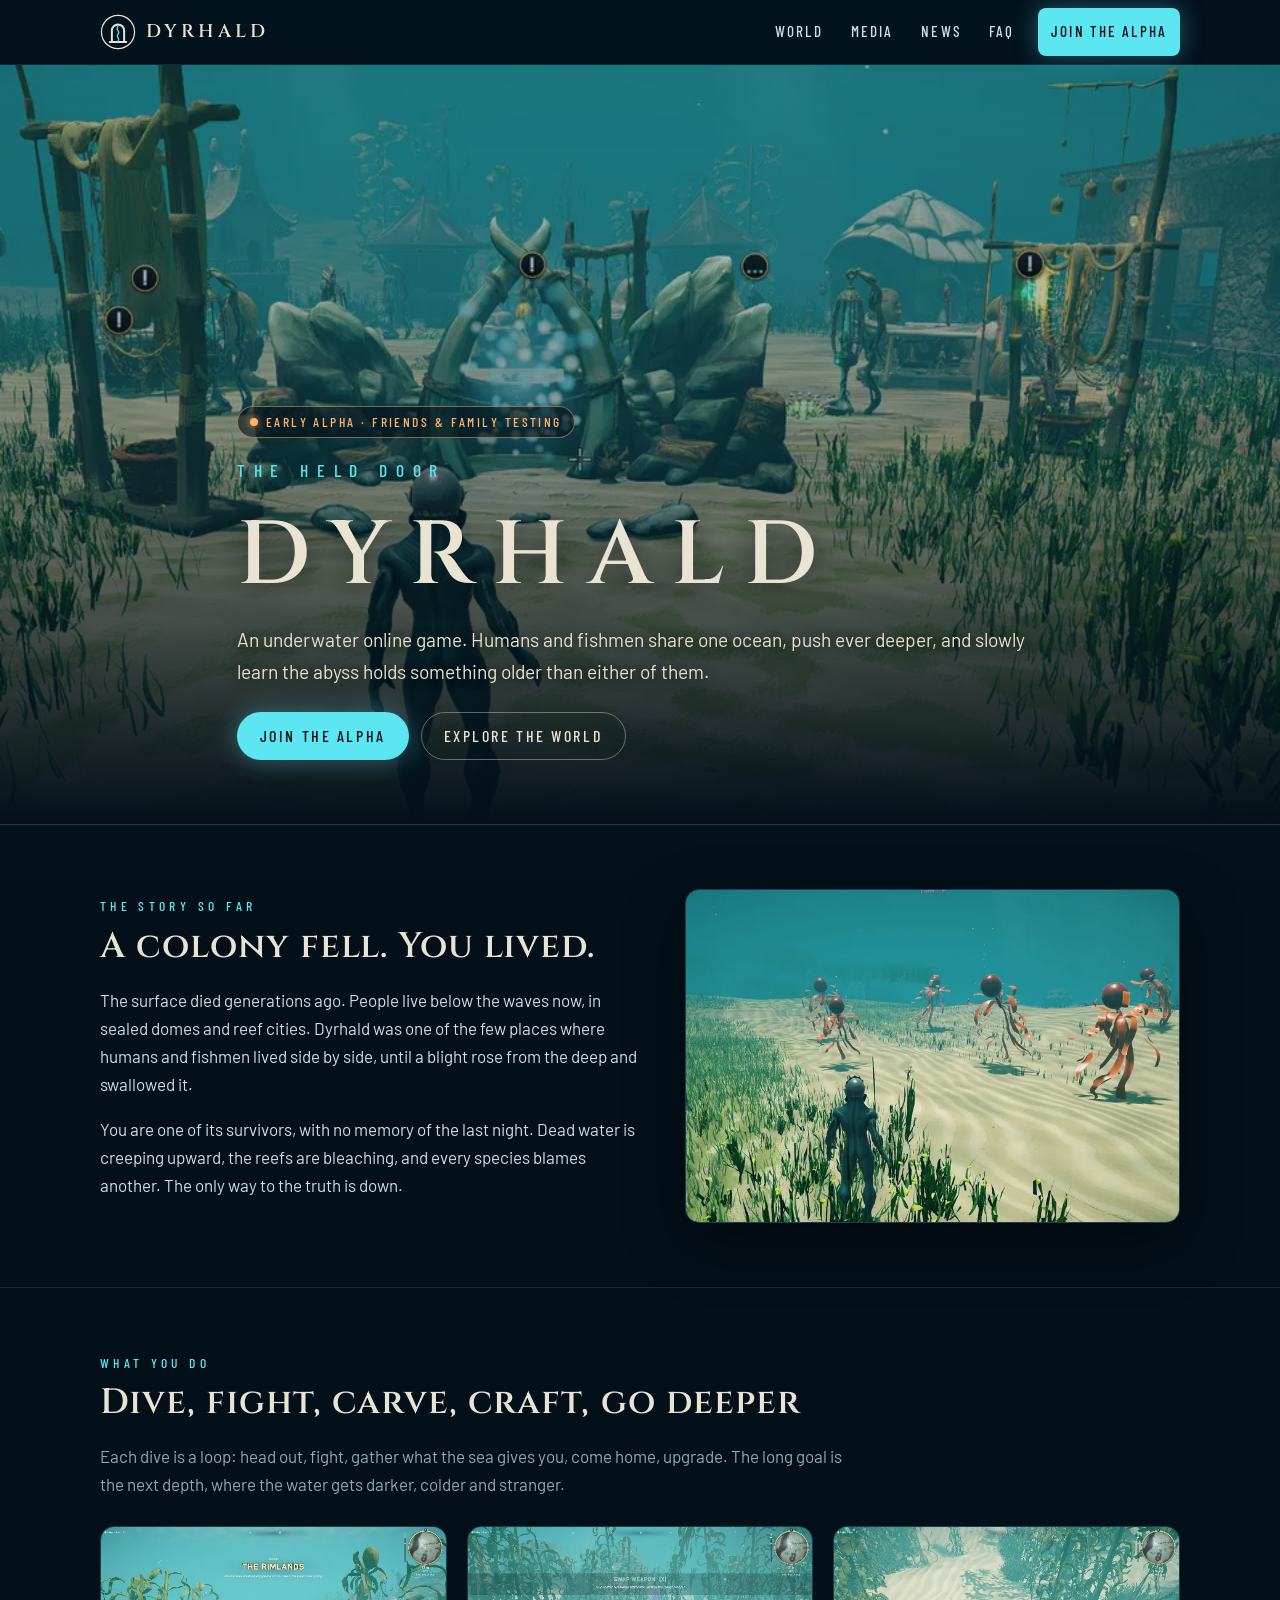
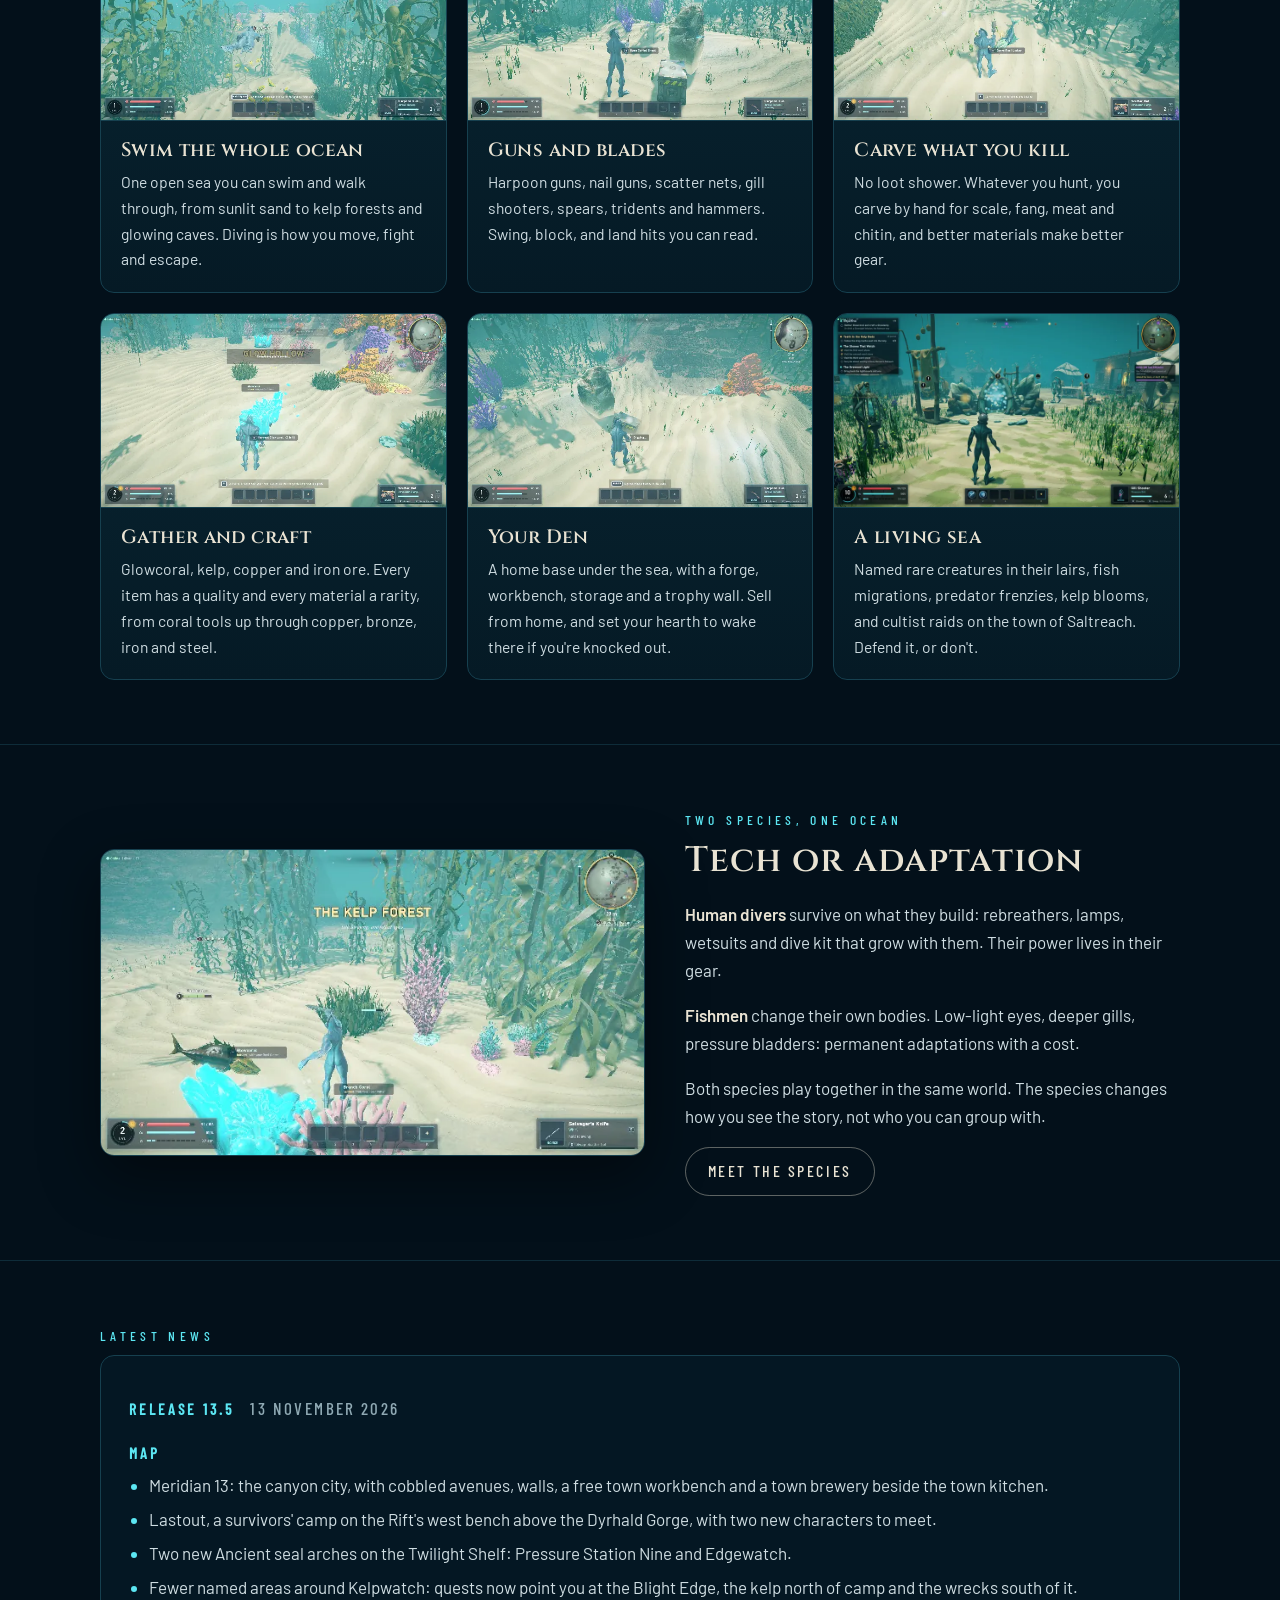
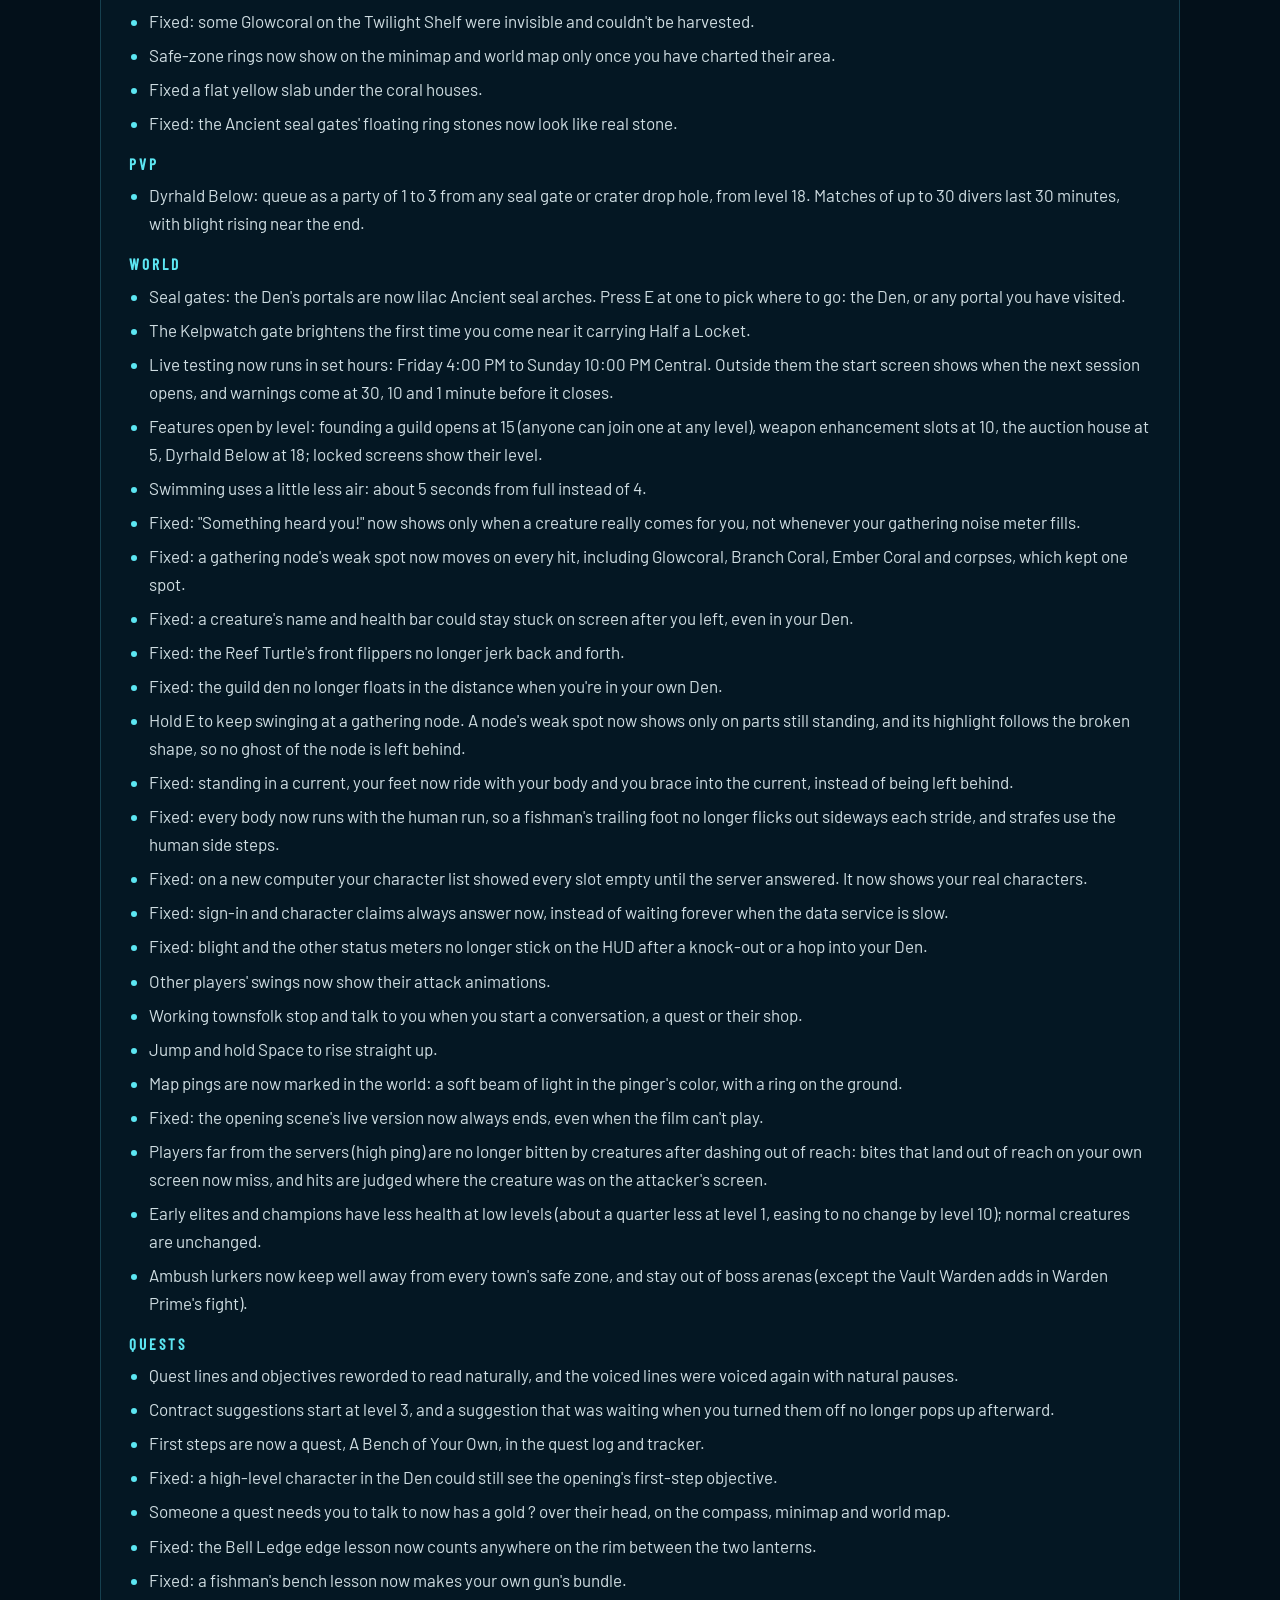
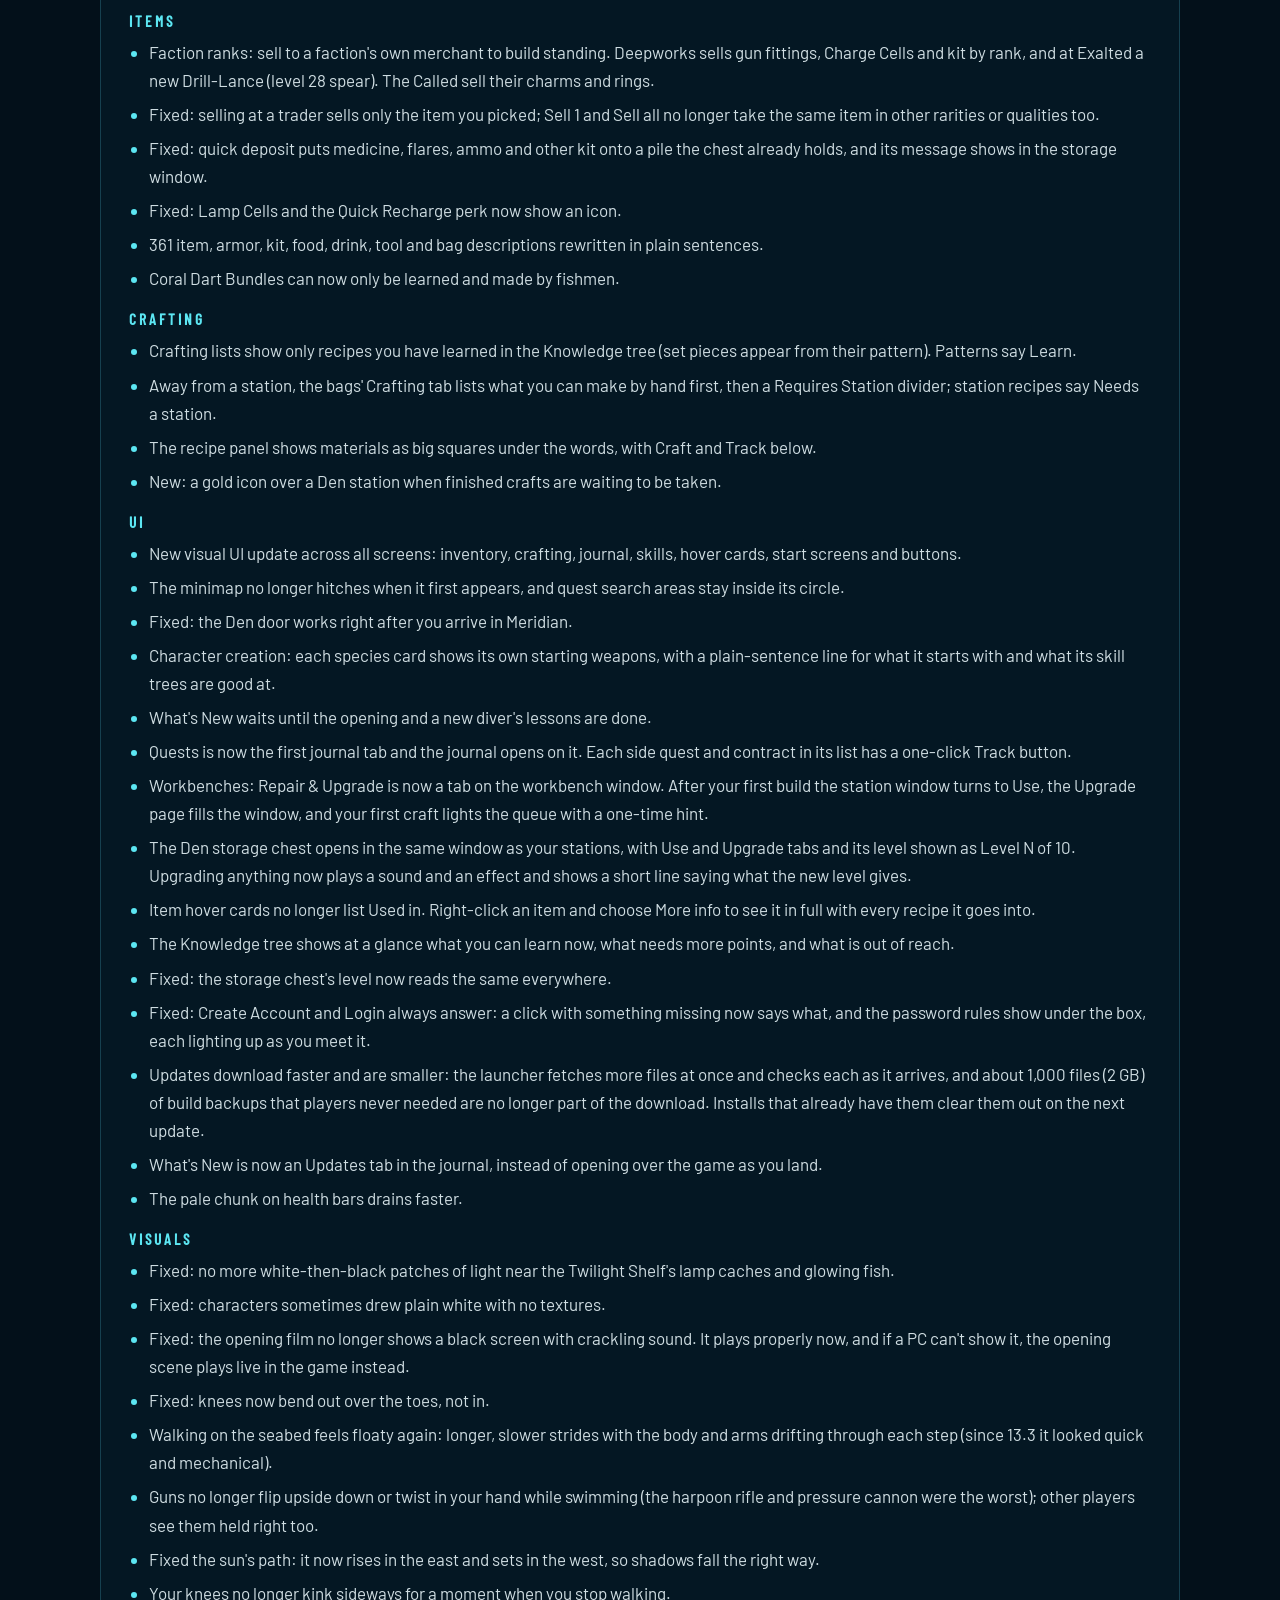
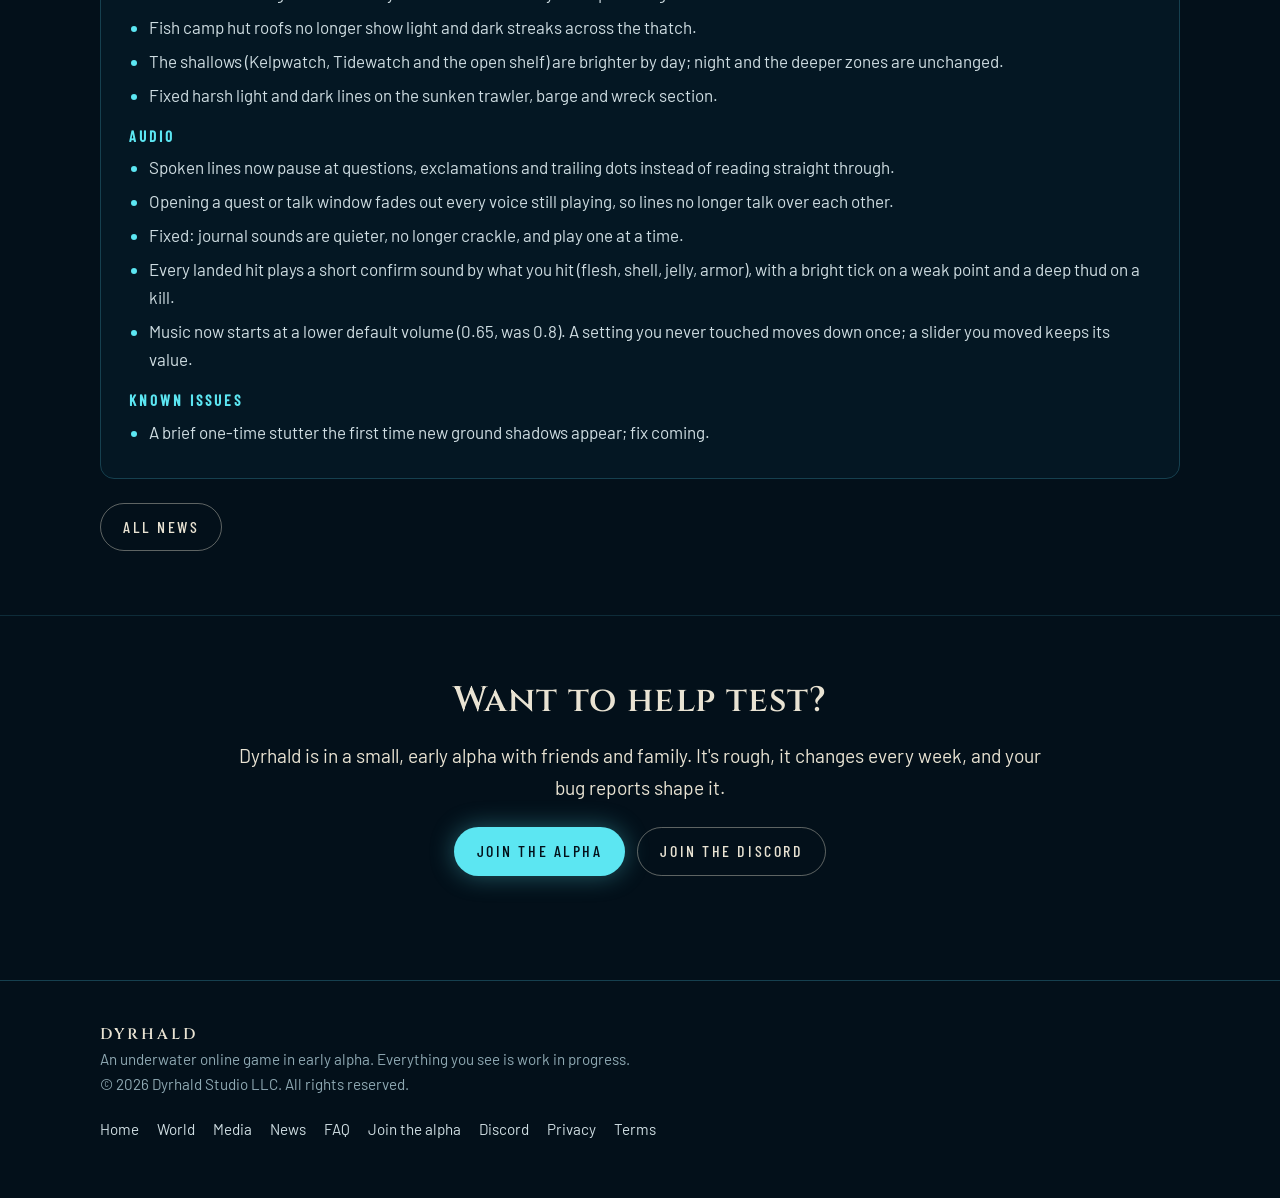
<file: index.html>
<!doctype html>
<html lang="en">
<head>
<meta charset="utf-8">
<meta name="viewport" content="width=device-width, initial-scale=1">
<title>Dyrhald · An underwater online game</title>
<meta name="description" content="Dyrhald is an underwater online game where human divers and fishmen share one ocean and push ever deeper. Now in early alpha.">
<meta name="theme-color" content="#03101a">
<link rel="canonical" href="https://dyrhald.com/">
<meta property="og:url" content="https://dyrhald.com/">
<meta property="og:type" content="website">
<meta property="og:site_name" content="Dyrhald">
<meta name="twitter:card" content="summary_large_image">
<meta property="og:title" content="Dyrhald">
<meta property="og:description" content="Humans and fishmen share one ocean. Dive, fight, carve, craft, and go deeper. Early alpha.">
<meta property="og:image" content="https://dyrhald.com/img/og-image.jpg">
<link rel="icon" href="favicon.svg" type="image/svg+xml">
<link rel="stylesheet" href="css/style.css">
</head>
<body>
<!-- HEADER:START -->
<a class="skip" href="#main">Skip to content</a>
<header class="site-head">
  <div class="wrap">
    <a class="brand" href="index.html" aria-label="Dyrhald home">
      <svg viewBox="0 0 200 200" aria-hidden="true">
        <circle cx="100" cy="100" r="92" fill="none" stroke="#E9E3D3" stroke-width="7"/>
        <path d="M66 156 V92 A34 34 0 0 1 134 92 V156 Z" fill="none" stroke="#E9E3D3" stroke-width="11" stroke-linejoin="round"/>
        <line x1="54" y1="156" x2="146" y2="156" stroke="#E9E3D3" stroke-width="11" stroke-linecap="round"/>
        <polyline points="100,62 95,84 105,102 96,122 104,140 100,156" fill="none" stroke="#5CE6F2" stroke-width="7" stroke-linejoin="round"/>
      </svg>
      <span>DYRHALD</span>
    </a>
    <button class="nav-toggle" aria-controls="nav" aria-expanded="false" aria-label="Menu">
      <svg viewBox="0 0 24 24" fill="none" stroke="currentColor" stroke-width="2" stroke-linecap="round" aria-hidden="true"><path d="M4 7h16M4 12h16M4 17h16"/></svg>
    </button>
    <nav class="nav" id="nav" aria-label="Main">
      <a href="world.html">World</a>
      <a href="media.html">Media</a>
      <a href="news.html">News</a>
      <a href="faq.html">FAQ</a>
      <a class="btn" href="join.html">Join the alpha</a>
    </nav>
  </div>
</header>
<!-- HEADER:END -->

<main id="main">
  <div class="hero">
    <picture>
      <source media="(max-width: 700px)" srcset="img/hero-saltreach-sm.webp">
      <img src="img/hero-saltreach.webp" alt="A fishman diver stands before the glowing portal in the town of Saltreach">
    </picture>
    <div class="wrap">
      <div class="badge">Early alpha · friends &amp; family testing</div>
      <div class="tag">The held door</div>
      <h1>DYRHALD</h1>
      <p class="lead">An underwater online game. Humans and fishmen share one ocean, push ever deeper, and slowly learn the abyss holds something older than either of them.</p>
      <div class="btn-row">
        <a class="btn" href="join.html">Join the alpha</a>
        <a class="btn ghost" href="world.html">Explore the world</a>
      </div>
    </div>
  </div>

  <section>
    <div class="wrap split">
      <div>
        <p class="eyebrow">The story so far</p>
        <h2>A colony fell. You lived.</h2>
        <p>The surface died generations ago. People live below the waves now, in sealed domes and reef cities. Dyrhald was one of the few places where humans and fishmen lived side by side, until a blight rose from the deep and swallowed it.</p>
        <p>You are one of its survivors, with no memory of the last night. Dead water is creeping upward, the reefs are bleaching, and every species blames another. The only way to the truth is down.</p>
      </div>
      <div class="frame">
        <img src="img/bloom-clean-sm.webp" alt="A fishman watches a field of drifting kelp-bloom creatures on the sand" loading="lazy" width="800" height="538">
      </div>
    </div>
  </section>

  <section>
    <div class="wrap">
      <p class="eyebrow">What you do</p>
      <h2>Dive, fight, carve, craft, go deeper</h2>
      <p class="muted" style="max-width: 44em">Each dive is a loop: head out, fight, gather what the sea gives you, come home, upgrade. The long goal is the next depth, where the water gets darker, colder and stranger.</p>
      <div class="grid three" style="margin-top: 28px">
        <article class="card">
          <img src="img/hb-swim.webp" alt="Swimming through a kelp forest" loading="lazy" width="640" height="360">
          <div class="body"><h3>Swim the whole ocean</h3><p>One open sea you can swim and walk through, from sunlit sand to kelp forests and glowing caves. Diving is how you move, fight and escape.</p></div>
        </article>
        <article class="card">
          <img src="img/hb-gun.webp" alt="A diver with a harpoon gun near a salvage chest" loading="lazy" width="640" height="360">
          <div class="body"><h3>Guns and blades</h3><p>Harpoon guns, nail guns, scatter nets, gill shooters, spears, tridents and hammers. Swing, block, and land hits you can read.</p></div>
        </article>
        <article class="card">
          <img src="img/hb-carve.webp" alt="Carving a creature with a knife" loading="lazy" width="640" height="360">
          <div class="body"><h3>Carve what you kill</h3><p>No loot shower. Whatever you hunt, you carve by hand for scale, fang, meat and chitin, and better materials make better gear.</p></div>
        </article>
        <article class="card">
          <img src="img/hb-gather.webp" alt="Gathering glowing coral" loading="lazy" width="640" height="360">
          <div class="body"><h3>Gather and craft</h3><p>Glowcoral, kelp, copper and iron ore. Every item has a quality and every material a rarity, from coral tools up through copper, bronze, iron and steel.</p></div>
        </article>
        <article class="card">
          <img src="img/hb-dig.webp" alt="Digging for buried treasure" loading="lazy" width="640" height="360">
          <div class="body"><h3>Your Den</h3><p>A home base under the sea, with a forge, workbench, storage and a trophy wall. Sell from home, and set your hearth to wake there if you're knocked out.</p></div>
        </article>
        <article class="card">
          <img src="img/shot-saltreach-raid-sm.webp" alt="The town of Saltreach under raid, with quest markers" loading="lazy" width="800" height="450">
          <div class="body"><h3>A living sea</h3><p>Named rare creatures in their lairs, fish migrations, predator frenzies, kelp blooms, and cultist raids on the town of Saltreach. Defend it, or don't.</p></div>
        </article>
      </div>
    </div>
  </section>

  <section>
    <div class="wrap split flip">
      <div>
        <p class="eyebrow">Two species, one ocean</p>
        <h2>Tech or adaptation</h2>
        <p><strong style="color: var(--bone)">Human divers</strong> survive on what they build: rebreathers, lamps, wetsuits and dive kit that grow with them. Their power lives in their gear.</p>
        <p><strong style="color: var(--bone)">Fishmen</strong> change their own bodies. Low-light eyes, deeper gills, pressure bladders: permanent adaptations with a cost.</p>
        <p>Both species play together in the same world. The species changes how you see the story, not who you can group with.</p>
        <a class="btn ghost" href="world.html#species">Meet the species</a>
      </div>
      <div class="frame">
        <img src="img/hb-melee.webp" alt="A fishman with a knife among coral and a swimming eel" loading="lazy" width="640" height="360">
      </div>
    </div>
  </section>

  <section>
    <div class="wrap">
      <p class="eyebrow">Latest news</p>
      <!-- LATEST:START -->
<article class="release" id="release-13-5">
  <header><h3>Release 13.5</h3><time datetime="2026-11-13">13 November 2026</time></header>
  <h3 class="map">Map</h3>
  <ul>
    <li>Meridian 13: the canyon city, with cobbled avenues, walls, a free town workbench and a town brewery beside the town kitchen.</li>
    <li>Lastout, a survivors&#x27; camp on the Rift&#x27;s west bench above the Dyrhald Gorge, with two new characters to meet.</li>
    <li>Two new Ancient seal arches on the Twilight Shelf: Pressure Station Nine and Edgewatch.</li>
    <li>Fewer named areas around Kelpwatch: quests now point you at the Blight Edge, the kelp north of camp and the wrecks south of it.</li>
    <li>Fixed: some Glowcoral on the Twilight Shelf were invisible and couldn&#x27;t be harvested.</li>
    <li>Safe-zone rings now show on the minimap and world map only once you have charted their area.</li>
    <li>Fixed a flat yellow slab under the coral houses.</li>
    <li>Fixed: the Ancient seal gates&#x27; floating ring stones now look like real stone.</li>
  </ul>
  <h3 class="pvp">PvP</h3>
  <ul>
    <li>Dyrhald Below: queue as a party of 1 to 3 from any seal gate or crater drop hole, from level 18. Matches of up to 30 divers last 30 minutes, with blight rising near the end.</li>
  </ul>
  <h3 class="world">World</h3>
  <ul>
    <li>Seal gates: the Den&#x27;s portals are now lilac Ancient seal arches. Press E at one to pick where to go: the Den, or any portal you have visited.</li>
    <li>The Kelpwatch gate brightens the first time you come near it carrying Half a Locket.</li>
    <li>Live testing now runs in set hours: Friday 4:00 PM to Sunday 10:00 PM Central. Outside them the start screen shows when the next session opens, and warnings come at 30, 10 and 1 minute before it closes.</li>
    <li>Features open by level: founding a guild opens at 15 (anyone can join one at any level), weapon enhancement slots at 10, the auction house at 5, Dyrhald Below at 18; locked screens show their level.</li>
    <li>Swimming uses a little less air: about 5 seconds from full instead of 4.</li>
    <li>Fixed: &quot;Something heard you!&quot; now shows only when a creature really comes for you, not whenever your gathering noise meter fills.</li>
    <li>Fixed: a gathering node&#x27;s weak spot now moves on every hit, including Glowcoral, Branch Coral, Ember Coral and corpses, which kept one spot.</li>
    <li>Fixed: a creature&#x27;s name and health bar could stay stuck on screen after you left, even in your Den.</li>
    <li>Fixed: the Reef Turtle&#x27;s front flippers no longer jerk back and forth.</li>
    <li>Fixed: the guild den no longer floats in the distance when you&#x27;re in your own Den.</li>
    <li>Hold E to keep swinging at a gathering node. A node&#x27;s weak spot now shows only on parts still standing, and its highlight follows the broken shape, so no ghost of the node is left behind.</li>
    <li>Fixed: standing in a current, your feet now ride with your body and you brace into the current, instead of being left behind.</li>
    <li>Fixed: every body now runs with the human run, so a fishman&#x27;s trailing foot no longer flicks out sideways each stride, and strafes use the human side steps.</li>
    <li>Fixed: on a new computer your character list showed every slot empty until the server answered. It now shows your real characters.</li>
    <li>Fixed: sign-in and character claims always answer now, instead of waiting forever when the data service is slow.</li>
    <li>Fixed: blight and the other status meters no longer stick on the HUD after a knock-out or a hop into your Den.</li>
    <li>Other players&#x27; swings now show their attack animations.</li>
    <li>Working townsfolk stop and talk to you when you start a conversation, a quest or their shop.</li>
    <li>Jump and hold Space to rise straight up.</li>
    <li>Map pings are now marked in the world: a soft beam of light in the pinger&#x27;s color, with a ring on the ground.</li>
    <li>Fixed: the opening scene&#x27;s live version now always ends, even when the film can&#x27;t play.</li>
    <li>Players far from the servers (high ping) are no longer bitten by creatures after dashing out of reach: bites that land out of reach on your own screen now miss, and hits are judged where the creature was on the attacker&#x27;s screen.</li>
    <li>Early elites and champions have less health at low levels (about a quarter less at level 1, easing to no change by level 10); normal creatures are unchanged.</li>
    <li>Ambush lurkers now keep well away from every town&#x27;s safe zone, and stay out of boss arenas (except the Vault Warden adds in Warden Prime&#x27;s fight).</li>
  </ul>
  <h3 class="quests">Quests</h3>
  <ul>
    <li>Quest lines and objectives reworded to read naturally, and the voiced lines were voiced again with natural pauses.</li>
    <li>Contract suggestions start at level 3, and a suggestion that was waiting when you turned them off no longer pops up afterward.</li>
    <li>First steps are now a quest, A Bench of Your Own, in the quest log and tracker.</li>
    <li>Fixed: a high-level character in the Den could still see the opening&#x27;s first-step objective.</li>
    <li>Someone a quest needs you to talk to now has a gold ? over their head, on the compass, minimap and world map.</li>
    <li>Fixed: the Bell Ledge edge lesson now counts anywhere on the rim between the two lanterns.</li>
    <li>Fixed: a fishman&#x27;s bench lesson now makes your own gun&#x27;s bundle.</li>
  </ul>
  <h3 class="items">Items</h3>
  <ul>
    <li>Faction ranks: sell to a faction&#x27;s own merchant to build standing. Deepworks sells gun fittings, Charge Cells and kit by rank, and at Exalted a new Drill-Lance (level 28 spear). The Called sell their charms and rings.</li>
    <li>Fixed: selling at a trader sells only the item you picked; Sell 1 and Sell all no longer take the same item in other rarities or qualities too.</li>
    <li>Fixed: quick deposit puts medicine, flares, ammo and other kit onto a pile the chest already holds, and its message shows in the storage window.</li>
    <li>Fixed: Lamp Cells and the Quick Recharge perk now show an icon.</li>
    <li>361 item, armor, kit, food, drink, tool and bag descriptions rewritten in plain sentences.</li>
    <li>Coral Dart Bundles can now only be learned and made by fishmen.</li>
  </ul>
  <h3 class="crafting">Crafting</h3>
  <ul>
    <li>Crafting lists show only recipes you have learned in the Knowledge tree (set pieces appear from their pattern). Patterns say Learn.</li>
    <li>Away from a station, the bags&#x27; Crafting tab lists what you can make by hand first, then a Requires Station divider; station recipes say Needs a station.</li>
    <li>The recipe panel shows materials as big squares under the words, with Craft and Track below.</li>
    <li>New: a gold icon over a Den station when finished crafts are waiting to be taken.</li>
  </ul>
  <h3 class="ui">UI</h3>
  <ul>
    <li>New visual UI update across all screens: inventory, crafting, journal, skills, hover cards, start screens and buttons.</li>
    <li>The minimap no longer hitches when it first appears, and quest search areas stay inside its circle.</li>
    <li>Fixed: the Den door works right after you arrive in Meridian.</li>
    <li>Character creation: each species card shows its own starting weapons, with a plain-sentence line for what it starts with and what its skill trees are good at.</li>
    <li>What&#x27;s New waits until the opening and a new diver&#x27;s lessons are done.</li>
    <li>Quests is now the first journal tab and the journal opens on it. Each side quest and contract in its list has a one-click Track button.</li>
    <li>Workbenches: Repair &amp; Upgrade is now a tab on the workbench window. After your first build the station window turns to Use, the Upgrade page fills the window, and your first craft lights the queue with a one-time hint.</li>
    <li>The Den storage chest opens in the same window as your stations, with Use and Upgrade tabs and its level shown as Level N of 10. Upgrading anything now plays a sound and an effect and shows a short line saying what the new level gives.</li>
    <li>Item hover cards no longer list Used in. Right-click an item and choose More info to see it in full with every recipe it goes into.</li>
    <li>The Knowledge tree shows at a glance what you can learn now, what needs more points, and what is out of reach.</li>
    <li>Fixed: the storage chest&#x27;s level now reads the same everywhere.</li>
    <li>Fixed: Create Account and Login always answer: a click with something missing now says what, and the password rules show under the box, each lighting up as you meet it.</li>
    <li>Updates download faster and are smaller: the launcher fetches more files at once and checks each as it arrives, and about 1,000 files (2 GB) of build backups that players never needed are no longer part of the download. Installs that already have them clear them out on the next update.</li>
    <li>What&#x27;s New is now an Updates tab in the journal, instead of opening over the game as you land.</li>
    <li>The pale chunk on health bars drains faster.</li>
  </ul>
  <h3 class="visuals">Visuals</h3>
  <ul>
    <li>Fixed: no more white-then-black patches of light near the Twilight Shelf&#x27;s lamp caches and glowing fish.</li>
    <li>Fixed: characters sometimes drew plain white with no textures.</li>
    <li>Fixed: the opening film no longer shows a black screen with crackling sound. It plays properly now, and if a PC can&#x27;t show it, the opening scene plays live in the game instead.</li>
    <li>Fixed: knees now bend out over the toes, not in.</li>
    <li>Walking on the seabed feels floaty again: longer, slower strides with the body and arms drifting through each step (since 13.3 it looked quick and mechanical).</li>
    <li>Guns no longer flip upside down or twist in your hand while swimming (the harpoon rifle and pressure cannon were the worst); other players see them held right too.</li>
    <li>Fixed the sun&#x27;s path: it now rises in the east and sets in the west, so shadows fall the right way.</li>
    <li>Your knees no longer kink sideways for a moment when you stop walking.</li>
    <li>Fish camp hut roofs no longer show light and dark streaks across the thatch.</li>
    <li>The shallows (Kelpwatch, Tidewatch and the open shelf) are brighter by day; night and the deeper zones are unchanged.</li>
    <li>Fixed harsh light and dark lines on the sunken trawler, barge and wreck section.</li>
  </ul>
  <h3 class="audio">Audio</h3>
  <ul>
    <li>Spoken lines now pause at questions, exclamations and trailing dots instead of reading straight through.</li>
    <li>Opening a quest or talk window fades out every voice still playing, so lines no longer talk over each other.</li>
    <li>Fixed: journal sounds are quieter, no longer crackle, and play one at a time.</li>
    <li>Every landed hit plays a short confirm sound by what you hit (flesh, shell, jelly, armor), with a bright tick on a weak point and a deep thud on a kill.</li>
    <li>Music now starts at a lower default volume (0.65, was 0.8). A setting you never touched moves down once; a slider you moved keeps its value.</li>
  </ul>
  <h3 class="known issues">Known issues</h3>
  <ul>
    <li>A brief one-time stutter the first time new ground shadows appear; fix coming.</li>
  </ul>
</article>
<!-- LATEST:END -->
      <a class="btn ghost" href="news.html">All news</a>
    </div>
  </section>

  <section>
    <div class="wrap" style="text-align: center">
      <h2>Want to help test?</h2>
      <p class="lead" style="margin: 0 auto 8px">Dyrhald is in a small, early alpha with friends and family. It's rough, it changes every week, and your bug reports shape it.</p>
      <div class="btn-row" style="justify-content: center">
        <a class="btn" href="join.html">Join the alpha</a>
        <a class="btn ghost" data-link="discord" data-soon="Discord coming soon" href="https://discord.gg/HhMNbjZHPn" target="_blank" rel="noopener">Join the Discord</a>
      </div>
    </div>
  </section>
</main>

<!-- FOOTER:START -->
<footer class="site-foot">
  <div class="wrap">
    <div>
      <strong style="font-family: var(--display); letter-spacing: 0.2em; color: var(--bone)">DYRHALD</strong><br>
      An underwater online game in early alpha. Everything you see is work in progress.<br>
      &copy; 2026 Dyrhald Studio LLC. All rights reserved.
    </div>
    <nav aria-label="Footer">
      <a href="index.html">Home</a>
      <a href="world.html">World</a>
      <a href="media.html">Media</a>
      <a href="news.html">News</a>
      <a href="faq.html">FAQ</a>
      <a href="join.html">Join the alpha</a>
      <a data-link="discord" href="https://discord.gg/HhMNbjZHPn" target="_blank" rel="noopener">Discord</a>
      <a href="privacy.html">Privacy</a>
      <a href="privacy.html#terms">Terms</a>
    </nav>
  </div>
</footer>
<script src="js/site.js"></script>
<!-- FOOTER:END -->
</body>
</html>
</file>
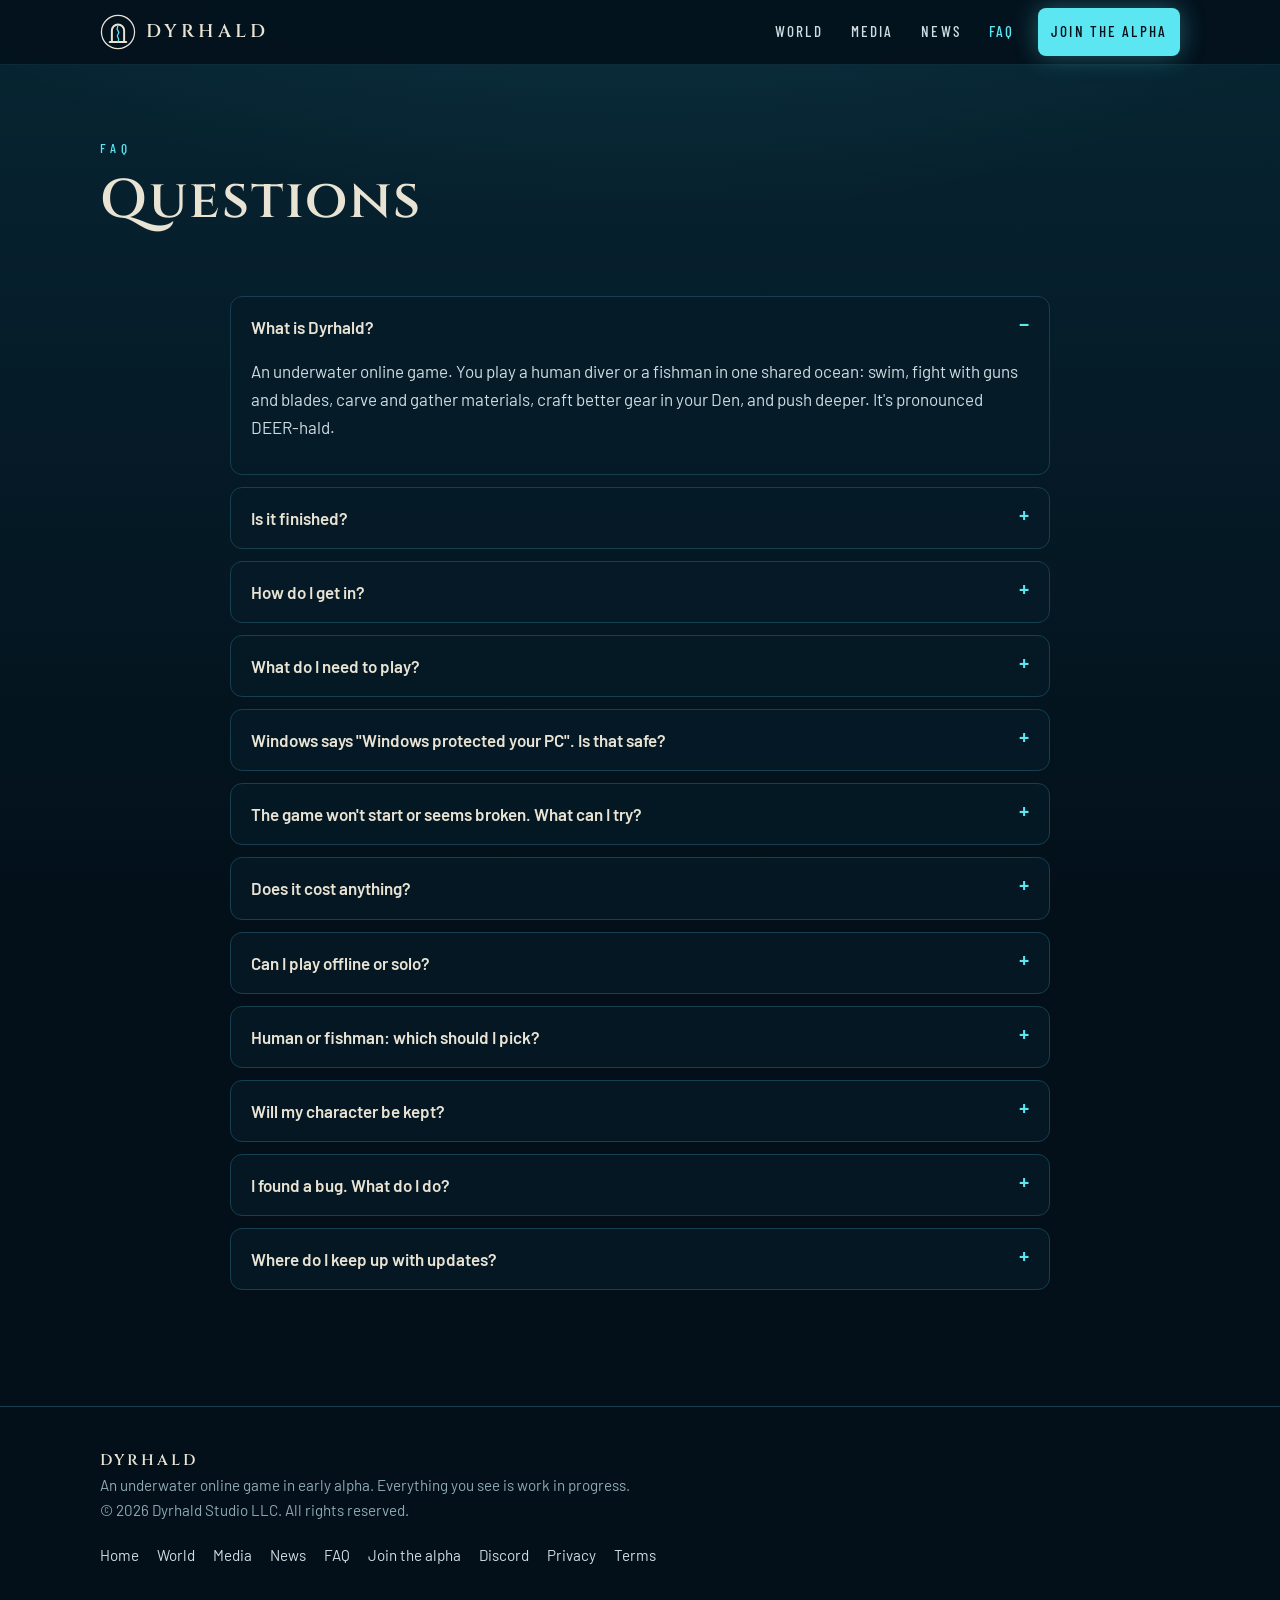
<file: faq.html>
<!doctype html>
<html lang="en">
<head>
<meta charset="utf-8">
<meta name="viewport" content="width=device-width, initial-scale=1">
<title>FAQ · Dyrhald</title>
<meta name="description" content="Common questions about Dyrhald and its alpha.">
<meta name="theme-color" content="#03101a">
<link rel="canonical" href="https://dyrhald.com/faq.html">
<meta property="og:title" content="FAQ · Dyrhald">
<meta property="og:description" content="Common questions about Dyrhald and its alpha.">
<meta property="og:url" content="https://dyrhald.com/faq.html">
<meta property="og:type" content="website">
<meta property="og:site_name" content="Dyrhald">
<meta name="twitter:card" content="summary_large_image">
<meta property="og:image" content="https://dyrhald.com/img/og-image.jpg">
<link rel="icon" href="favicon.svg" type="image/svg+xml">
<link rel="stylesheet" href="css/style.css">
</head>
<body>
<!-- HEADER:START -->
<a class="skip" href="#main">Skip to content</a>
<header class="site-head">
  <div class="wrap">
    <a class="brand" href="index.html" aria-label="Dyrhald home">
      <svg viewBox="0 0 200 200" aria-hidden="true">
        <circle cx="100" cy="100" r="92" fill="none" stroke="#E9E3D3" stroke-width="7"/>
        <path d="M66 156 V92 A34 34 0 0 1 134 92 V156 Z" fill="none" stroke="#E9E3D3" stroke-width="11" stroke-linejoin="round"/>
        <line x1="54" y1="156" x2="146" y2="156" stroke="#E9E3D3" stroke-width="11" stroke-linecap="round"/>
        <polyline points="100,62 95,84 105,102 96,122 104,140 100,156" fill="none" stroke="#5CE6F2" stroke-width="7" stroke-linejoin="round"/>
      </svg>
      <span>DYRHALD</span>
    </a>
    <button class="nav-toggle" aria-controls="nav" aria-expanded="false" aria-label="Menu">
      <svg viewBox="0 0 24 24" fill="none" stroke="currentColor" stroke-width="2" stroke-linecap="round" aria-hidden="true"><path d="M4 7h16M4 12h16M4 17h16"/></svg>
    </button>
    <nav class="nav" id="nav" aria-label="Main">
      <a href="world.html">World</a>
      <a href="media.html">Media</a>
      <a href="news.html">News</a>
      <a href="faq.html">FAQ</a>
      <a class="btn" href="join.html">Join the alpha</a>
    </nav>
  </div>
</header>
<!-- HEADER:END -->

<main id="main">
  <div class="page-hero">
    <div class="wrap">
      <p class="eyebrow">FAQ</p>
      <h1>Questions</h1>
    </div>
  </div>

  <section style="padding-top: 0">
    <div class="wrap faq" style="max-width: 860px">
      <details open>
        <summary>What is Dyrhald?</summary>
        <div><p>An underwater online game. You play a human diver or a fishman in one shared ocean: swim, fight with guns and blades, carve and gather materials, craft better gear in your Den, and push deeper. It's pronounced DEER-hald.</p></div>
      </details>
      <details>
        <summary>Is it finished?</summary>
        <div><p>Far from it. Dyrhald is in an early alpha with a small group of friends and family. The first stretch of ocean is playable: the sunlit shallows around the town of Saltreach. Most of the deeper world is still on the drawing board.</p></div>
      </details>
      <details>
        <summary>How do I get in?</summary>
        <div><p>Testing is invite-only for now. If you've been invited, the <a href="join.html">Join the alpha</a> page shows how: join the Discord, and the launcher is pinned in its Testing channel.</p></div>
      </details>
      <details>
        <summary>What do I need to play?</summary>
        <div><p>A Windows 10 or 11 PC (64-bit) and an internet connection. A dedicated graphics card helps a lot. There's no Mac, Linux or console version yet.</p></div>
      </details>
      <details>
        <summary>Windows says "Windows protected your PC". Is that safe?</summary>
        <div><p>Yes. The launcher isn't code-signed yet, so Windows doesn't recognise it. Click <strong>More info</strong>, then <strong>Run anyway</strong>. Only run the launcher from the zip pinned in our Discord's Testing channel.</p></div>
      </details>
      <details>
        <summary>The game won't start or seems broken. What can I try?</summary>
        <div><p>Open the launcher and press <strong>Repair</strong>. It re-checks every game file and fixes any that are missing or damaged. Make sure the game is in a short folder like <code>C:\Games\Dyrhald</code>. If it still won't work, ask in the Discord.</p></div>
      </details>
      <details>
        <summary>Does it cost anything?</summary>
        <div><p>No. The alpha is free for testers.</p></div>
      </details>
      <details>
        <summary>Can I play offline or solo?</summary>
        <div><p>You need to be online, because your character lives on the server. You can still play on your own: you don't have to group up, though diving with friends is more fun.</p></div>
      </details>
      <details>
        <summary>Human or fishman: which should I pick?</summary>
        <div><p>Either. They share the same world and story and can play together. Humans grow through crafted gear and tech. Fishmen grow through adaptations to their own bodies. Want to try both? Make a second character.</p></div>
      </details>
      <details>
        <summary>Will my character be kept?</summary>
        <div><p>We try hard not to wipe characters, but this is an alpha, and a reset may be needed someday. If one is, it'll be announced on the news page and in Discord first.</p></div>
      </details>
      <details>
        <summary>I found a bug. What do I do?</summary>
        <div><p>Press <strong>F8</strong> in game to send a bug report, or post in the Discord. Every report helps.</p></div>
      </details>
      <details>
        <summary>Where do I keep up with updates?</summary>
        <div><p>The <a href="news.html">news page</a> has every release's notes, and the Discord gets a post each time the game updates.</p></div>
      </details>
    </div>
  </section>
</main>

<!-- FOOTER:START -->
<footer class="site-foot">
  <div class="wrap">
    <div>
      <strong style="font-family: var(--display); letter-spacing: 0.2em; color: var(--bone)">DYRHALD</strong><br>
      An underwater online game in early alpha. Everything you see is work in progress.<br>
      &copy; 2026 Dyrhald Studio LLC. All rights reserved.
    </div>
    <nav aria-label="Footer">
      <a href="index.html">Home</a>
      <a href="world.html">World</a>
      <a href="media.html">Media</a>
      <a href="news.html">News</a>
      <a href="faq.html">FAQ</a>
      <a href="join.html">Join the alpha</a>
      <a data-link="discord" href="https://discord.gg/HhMNbjZHPn" target="_blank" rel="noopener">Discord</a>
      <a href="privacy.html">Privacy</a>
      <a href="privacy.html#terms">Terms</a>
    </nav>
  </div>
</footer>
<script src="js/site.js"></script>
<!-- FOOTER:END -->
</body>
</html>
</file>
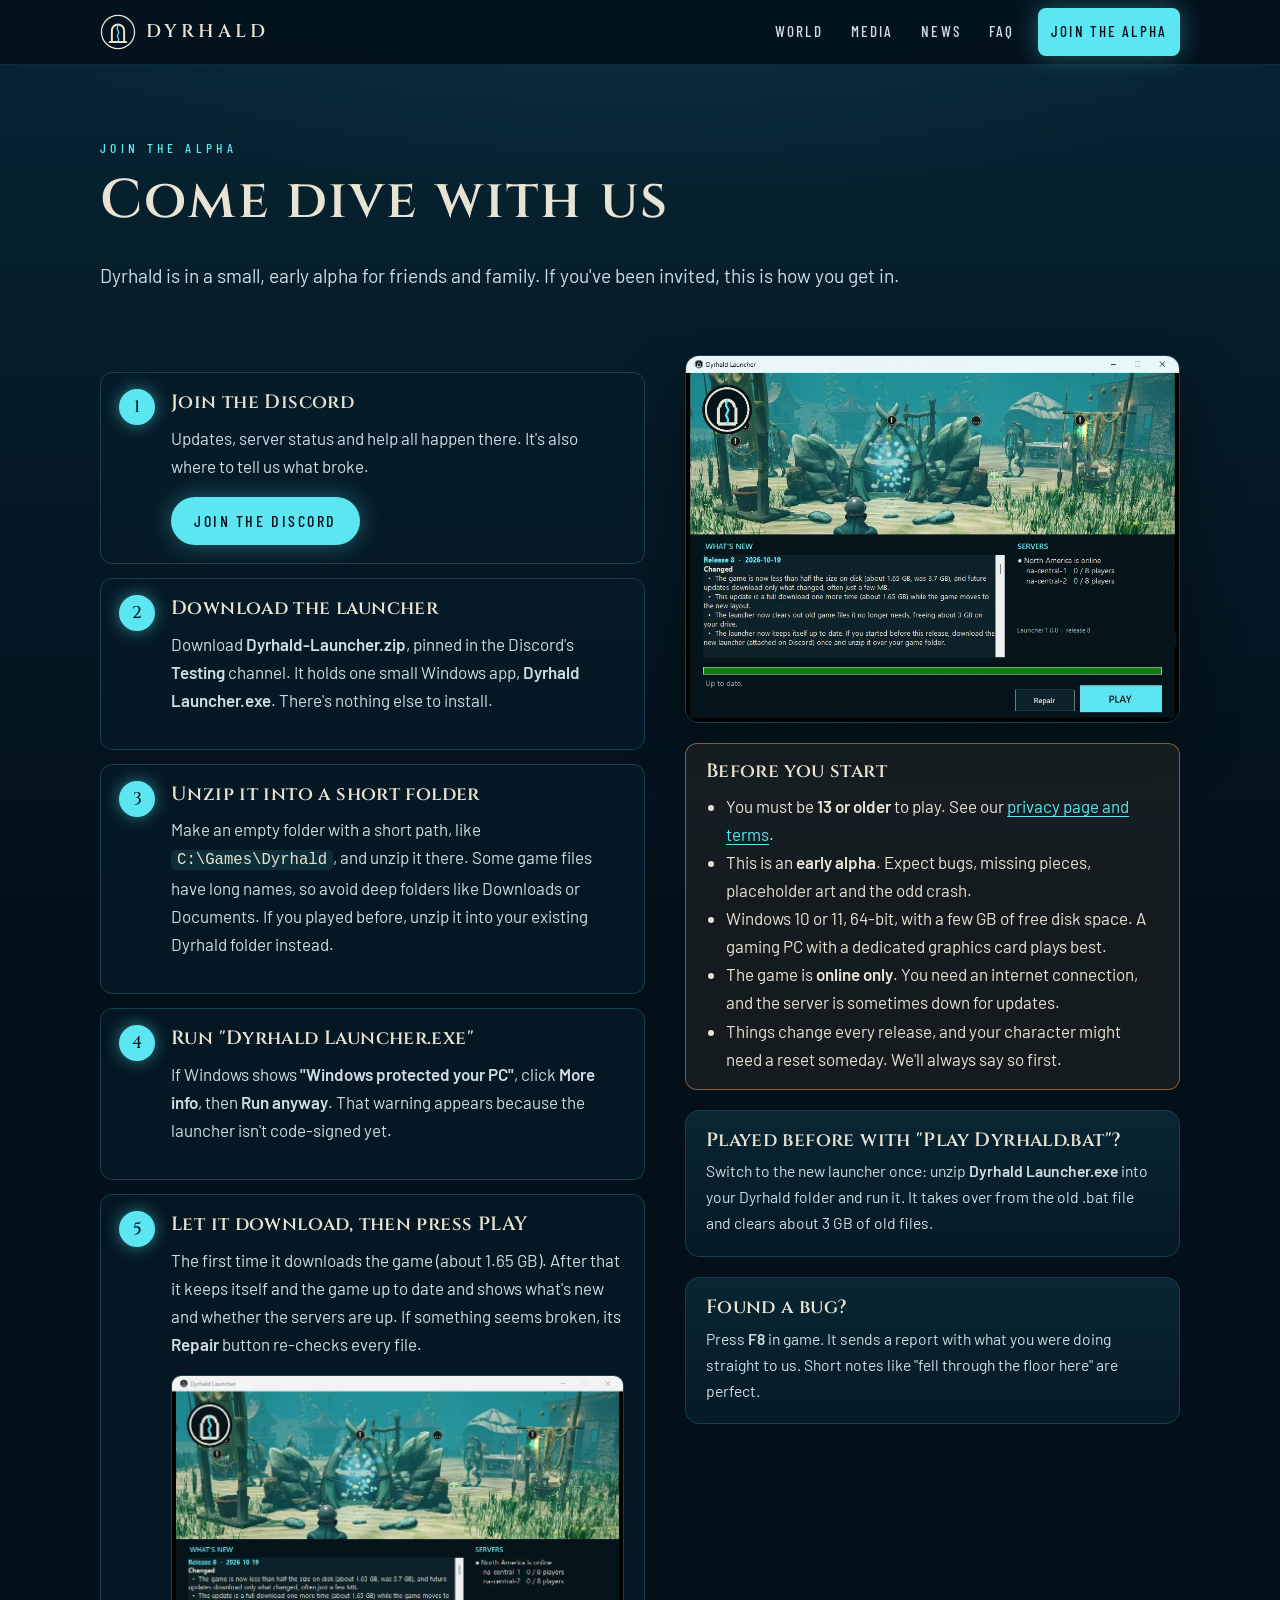
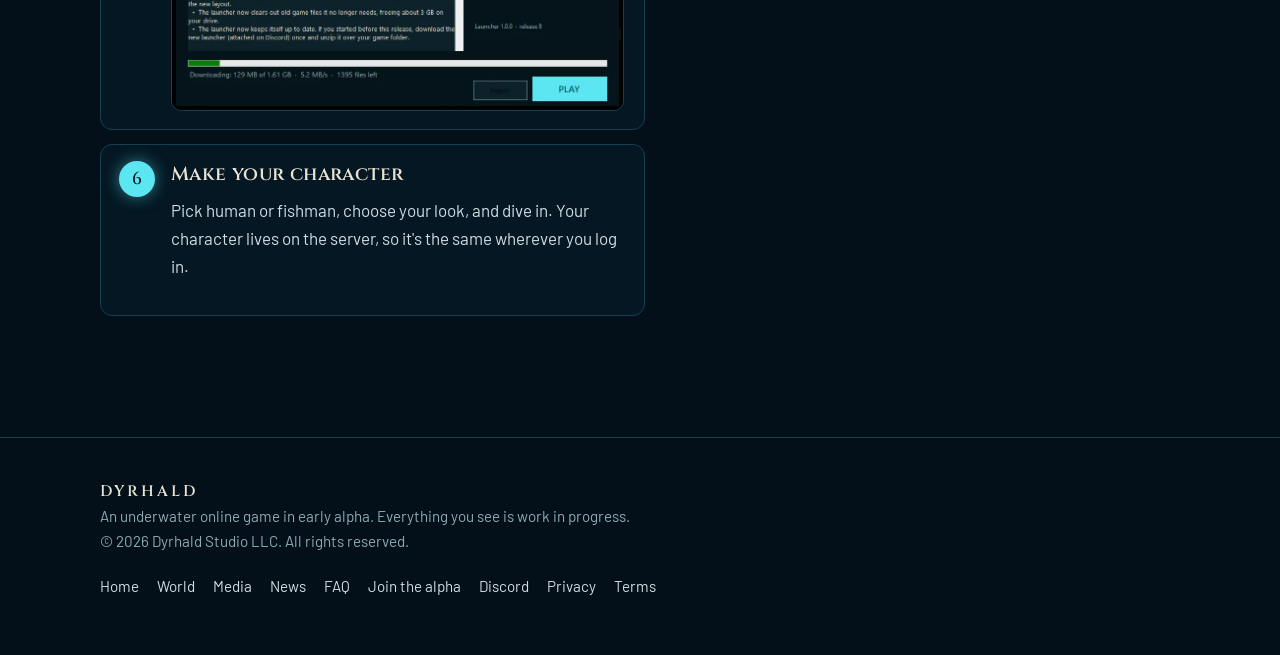
<file: join.html>
<!doctype html>
<html lang="en">
<head>
<meta charset="utf-8">
<meta name="viewport" content="width=device-width, initial-scale=1">
<title>Join the Alpha · Dyrhald</title>
<meta name="description" content="How to get into the Dyrhald alpha: join the Discord and grab the launcher from its Testing channel.">
<meta name="theme-color" content="#03101a">
<link rel="canonical" href="https://dyrhald.com/join.html">
<meta property="og:title" content="Join the Alpha · Dyrhald">
<meta property="og:description" content="How to get into the Dyrhald alpha: join the Discord and grab the launcher from its Testing channel.">
<meta property="og:url" content="https://dyrhald.com/join.html">
<meta property="og:type" content="website">
<meta property="og:site_name" content="Dyrhald">
<meta name="twitter:card" content="summary_large_image">
<meta property="og:image" content="https://dyrhald.com/img/og-image.jpg">
<link rel="icon" href="favicon.svg" type="image/svg+xml">
<link rel="stylesheet" href="css/style.css">
</head>
<body>
<!-- HEADER:START -->
<a class="skip" href="#main">Skip to content</a>
<header class="site-head">
  <div class="wrap">
    <a class="brand" href="index.html" aria-label="Dyrhald home">
      <svg viewBox="0 0 200 200" aria-hidden="true">
        <circle cx="100" cy="100" r="92" fill="none" stroke="#E9E3D3" stroke-width="7"/>
        <path d="M66 156 V92 A34 34 0 0 1 134 92 V156 Z" fill="none" stroke="#E9E3D3" stroke-width="11" stroke-linejoin="round"/>
        <line x1="54" y1="156" x2="146" y2="156" stroke="#E9E3D3" stroke-width="11" stroke-linecap="round"/>
        <polyline points="100,62 95,84 105,102 96,122 104,140 100,156" fill="none" stroke="#5CE6F2" stroke-width="7" stroke-linejoin="round"/>
      </svg>
      <span>DYRHALD</span>
    </a>
    <button class="nav-toggle" aria-controls="nav" aria-expanded="false" aria-label="Menu">
      <svg viewBox="0 0 24 24" fill="none" stroke="currentColor" stroke-width="2" stroke-linecap="round" aria-hidden="true"><path d="M4 7h16M4 12h16M4 17h16"/></svg>
    </button>
    <nav class="nav" id="nav" aria-label="Main">
      <a href="world.html">World</a>
      <a href="media.html">Media</a>
      <a href="news.html">News</a>
      <a href="faq.html">FAQ</a>
      <a class="btn" href="join.html">Join the alpha</a>
    </nav>
  </div>
</header>
<!-- HEADER:END -->

<main id="main">
  <div class="page-hero">
    <div class="wrap">
      <p class="eyebrow">Join the alpha</p>
      <h1>Come dive with us</h1>
      <p class="lead">Dyrhald is in a small, early alpha for friends and family. If you've been invited, this is how you get in.</p>
    </div>
  </div>

  <section style="padding-top: 8px">
    <div class="wrap split" style="align-items: start">
      <div>
        <ol class="steps">
          <li>
            <h3>Join the Discord</h3>
            <p>Updates, server status and help all happen there. It's also where to tell us what broke.</p>
            <a class="btn" data-link="discord" data-soon="Invite link coming soon" href="https://discord.gg/HhMNbjZHPn" target="_blank" rel="noopener">Join the Discord</a>
          </li>
          <li>
            <h3>Download the launcher</h3>
            <p>Download <strong>Dyrhald-Launcher.zip</strong>, pinned in the Discord's <strong>Testing</strong> channel. It holds one small Windows app, <strong>Dyrhald Launcher.exe</strong>. There's nothing else to install.</p>
          </li>
          <li>
            <h3>Unzip it into a short folder</h3>
            <p>Make an empty folder with a short path, like <code>C:\Games\Dyrhald</code>, and unzip it there. Some game files have long names, so avoid deep folders like Downloads or Documents. If you played before, unzip it into your existing Dyrhald folder instead.</p>
          </li>
          <li>
            <h3>Run "Dyrhald Launcher.exe"</h3>
            <p>If Windows shows <strong>"Windows protected your PC"</strong>, click <strong>More info</strong>, then <strong>Run anyway</strong>. That warning appears because the launcher isn't code-signed yet.</p>
          </li>
          <li>
            <h3>Let it download, then press PLAY</h3>
            <p>The first time it downloads the game (about 1.65 GB). After that it keeps itself and the game up to date and shows what's new and whether the servers are up. If something seems broken, its <strong>Repair</strong> button re-checks every file.</p>
            <img class="shot" src="img/launcher-downloading.webp" alt="The Dyrhald Launcher downloading the game: 129 MB of 1.61 GB, with release notes and server status" loading="lazy" width="916" height="679">
          </li>
          <li>
            <h3>Make your character</h3>
            <p>Pick human or fishman, choose your look, and dive in. Your character lives on the server, so it's the same wherever you log in.</p>
          </li>
        </ol>
      </div>
      <div>
        <figure class="frame" style="margin: 0 0 20px">
          <img src="img/launcher.webp" alt="The Dyrhald Launcher, up to date, showing what's new, the servers online and a PLAY button" width="916" height="679">
        </figure>
        <div class="note">
          <h3 style="margin-top: 0">Before you start</h3>
          <ul style="margin: 0; padding-left: 1.2em">
            <li>You must be <strong>13 or older</strong> to play. See our <a href="privacy.html">privacy page and terms</a>.</li>
            <li>This is an <strong>early alpha</strong>. Expect bugs, missing pieces, placeholder art and the odd crash.</li>
            <li>Windows 10 or 11, 64-bit, with a few GB of free disk space. A gaming PC with a dedicated graphics card plays best.</li>
            <li>The game is <strong>online only</strong>. You need an internet connection, and the server is sometimes down for updates.</li>
            <li>Things change every release, and your character might need a reset someday. We'll always say so first.</li>
          </ul>
        </div>
        <div class="card" style="margin-top: 20px">
          <div class="body">
            <h3>Played before with "Play Dyrhald.bat"?</h3>
            <p>Switch to the new launcher once: unzip <strong>Dyrhald Launcher.exe</strong> into your Dyrhald folder and run it. It takes over from the old .bat file and clears about 3 GB of old files.</p>
          </div>
        </div>
        <div class="card" style="margin-top: 20px">
          <div class="body">
            <h3>Found a bug?</h3>
            <p>Press <strong>F8</strong> in game. It sends a report with what you were doing straight to us. Short notes like "fell through the floor here" are perfect.</p>
          </div>
        </div>
      </div>
    </div>
  </section>
</main>

<!-- FOOTER:START -->
<footer class="site-foot">
  <div class="wrap">
    <div>
      <strong style="font-family: var(--display); letter-spacing: 0.2em; color: var(--bone)">DYRHALD</strong><br>
      An underwater online game in early alpha. Everything you see is work in progress.<br>
      &copy; 2026 Dyrhald Studio LLC. All rights reserved.
    </div>
    <nav aria-label="Footer">
      <a href="index.html">Home</a>
      <a href="world.html">World</a>
      <a href="media.html">Media</a>
      <a href="news.html">News</a>
      <a href="faq.html">FAQ</a>
      <a href="join.html">Join the alpha</a>
      <a data-link="discord" href="https://discord.gg/HhMNbjZHPn" target="_blank" rel="noopener">Discord</a>
      <a href="privacy.html">Privacy</a>
      <a href="privacy.html#terms">Terms</a>
    </nav>
  </div>
</footer>
<script src="js/site.js"></script>
<!-- FOOTER:END -->
</body>
</html>
</file>
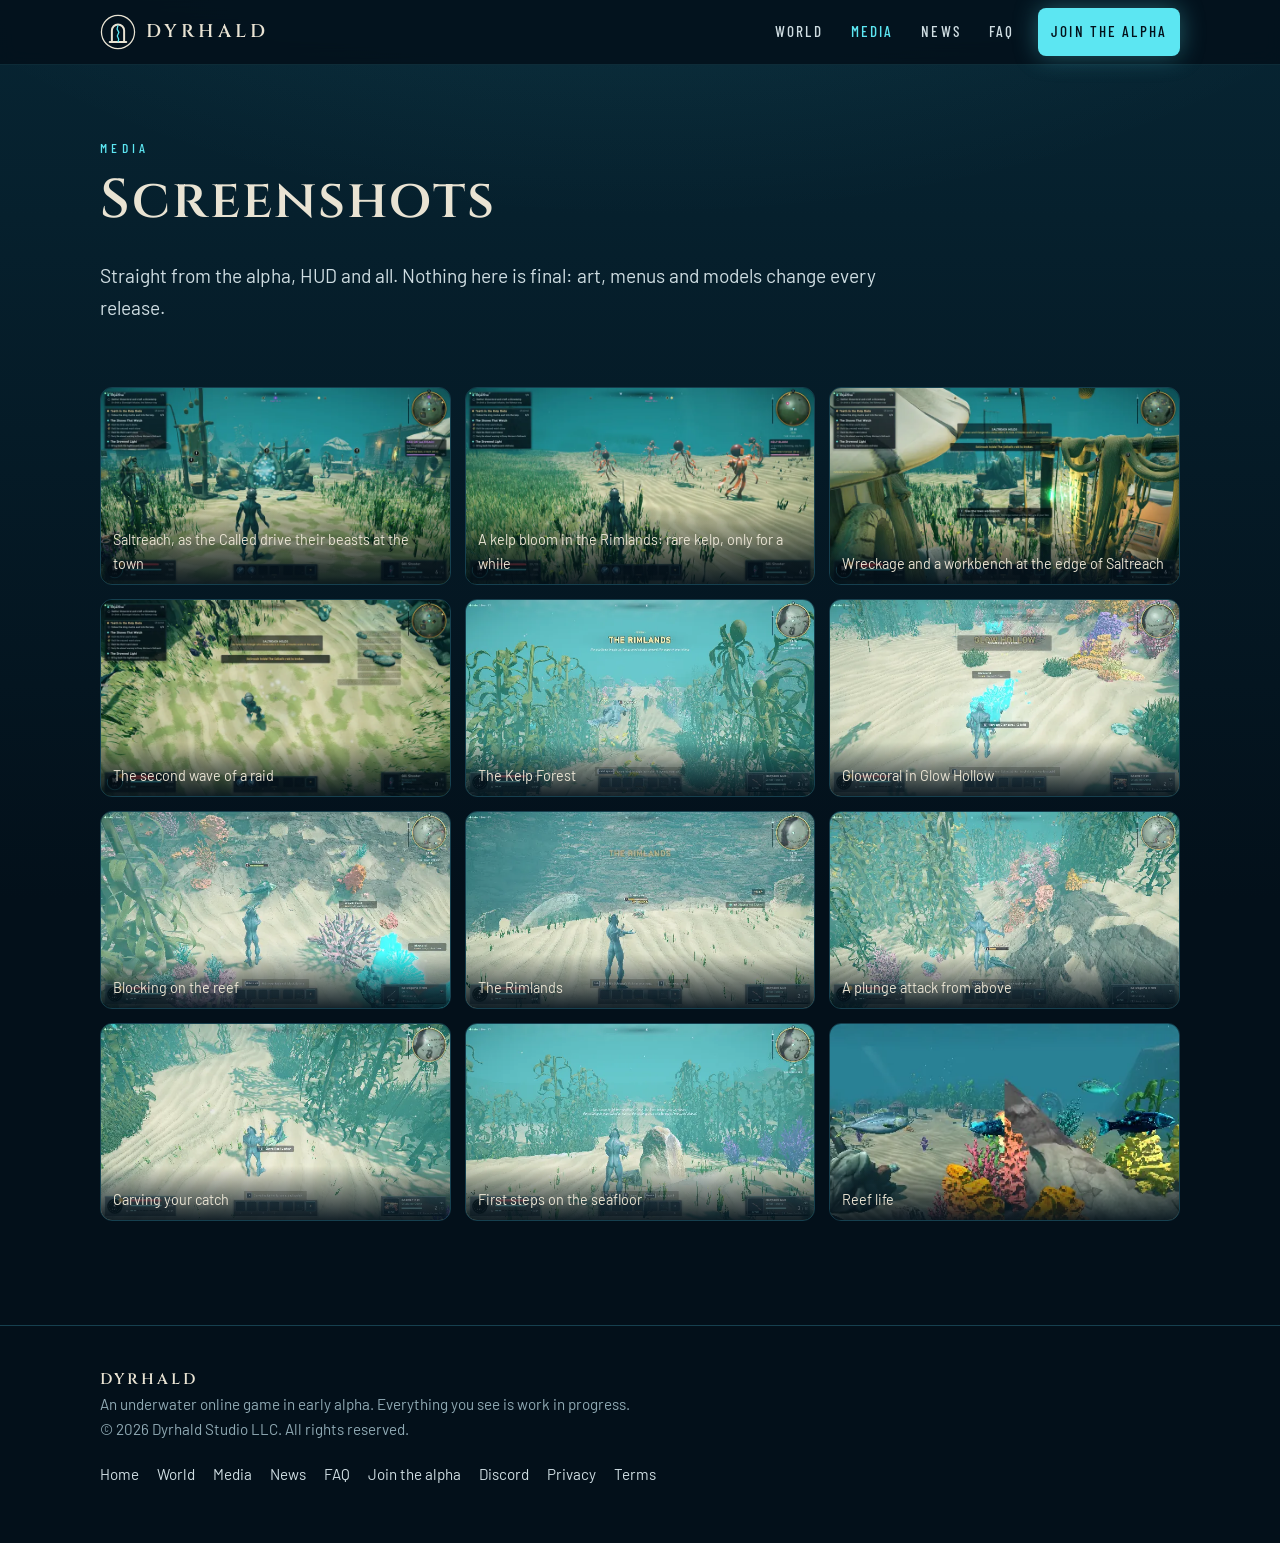
<file: media.html>
<!doctype html>
<html lang="en">
<head>
<meta charset="utf-8">
<meta name="viewport" content="width=device-width, initial-scale=1">
<title>Media · Dyrhald</title>
<meta name="description" content="Screenshots from the Dyrhald alpha.">
<meta name="theme-color" content="#03101a">
<link rel="canonical" href="https://dyrhald.com/media.html">
<meta property="og:title" content="Media · Dyrhald">
<meta property="og:description" content="Screenshots from the Dyrhald alpha.">
<meta property="og:url" content="https://dyrhald.com/media.html">
<meta property="og:type" content="website">
<meta property="og:site_name" content="Dyrhald">
<meta name="twitter:card" content="summary_large_image">
<meta property="og:image" content="https://dyrhald.com/img/og-image.jpg">
<link rel="icon" href="favicon.svg" type="image/svg+xml">
<link rel="stylesheet" href="css/style.css">
</head>
<body>
<!-- HEADER:START -->
<a class="skip" href="#main">Skip to content</a>
<header class="site-head">
  <div class="wrap">
    <a class="brand" href="index.html" aria-label="Dyrhald home">
      <svg viewBox="0 0 200 200" aria-hidden="true">
        <circle cx="100" cy="100" r="92" fill="none" stroke="#E9E3D3" stroke-width="7"/>
        <path d="M66 156 V92 A34 34 0 0 1 134 92 V156 Z" fill="none" stroke="#E9E3D3" stroke-width="11" stroke-linejoin="round"/>
        <line x1="54" y1="156" x2="146" y2="156" stroke="#E9E3D3" stroke-width="11" stroke-linecap="round"/>
        <polyline points="100,62 95,84 105,102 96,122 104,140 100,156" fill="none" stroke="#5CE6F2" stroke-width="7" stroke-linejoin="round"/>
      </svg>
      <span>DYRHALD</span>
    </a>
    <button class="nav-toggle" aria-controls="nav" aria-expanded="false" aria-label="Menu">
      <svg viewBox="0 0 24 24" fill="none" stroke="currentColor" stroke-width="2" stroke-linecap="round" aria-hidden="true"><path d="M4 7h16M4 12h16M4 17h16"/></svg>
    </button>
    <nav class="nav" id="nav" aria-label="Main">
      <a href="world.html">World</a>
      <a href="media.html">Media</a>
      <a href="news.html">News</a>
      <a href="faq.html">FAQ</a>
      <a class="btn" href="join.html">Join the alpha</a>
    </nav>
  </div>
</header>
<!-- HEADER:END -->

<main id="main">
  <div class="page-hero">
    <div class="wrap">
      <p class="eyebrow">Media</p>
      <h1>Screenshots</h1>
      <p class="lead">Straight from the alpha, HUD and all. Nothing here is final: art, menus and models change every release.</p>
    </div>
  </div>

  <section style="padding-top: 8px">
    <div class="wrap">
      <!-- To add a screenshot: run tools/add_shot.py, then copy one <figure> block below and change the names. -->
      <div class="gallery">
        <figure style="margin: 0"><a href="img/shot-saltreach-raid.webp"><img src="img/shot-saltreach-raid-sm.webp" alt="A fishman in Saltreach during a raid" loading="lazy" width="800" height="450"><figcaption>Saltreach, as the Called drive their beasts at the town</figcaption></a></figure>
        <figure style="margin: 0"><a href="img/shot-kelp-bloom.webp"><img src="img/shot-kelp-bloom-sm.webp" alt="A kelp bloom event on the sand" loading="lazy" width="800" height="450"><figcaption>A kelp bloom in the Rimlands: rare kelp, only for a while</figcaption></a></figure>
        <figure style="margin: 0"><a href="img/shot-wreck.webp"><img src="img/shot-wreck-sm.webp" alt="A kelp-covered wreck with a workbench" loading="lazy" width="800" height="450"><figcaption>Wreckage and a workbench at the edge of Saltreach</figcaption></a></figure>
        <figure style="margin: 0"><a href="img/shot-raid-wave.webp"><img src="img/shot-raid-wave-sm.webp" alt="Top-down view of a diver on rippled sand" loading="lazy" width="800" height="450"><figcaption>The second wave of a raid</figcaption></a></figure>
        <figure style="margin: 0"><a href="img/hb-swim.webp"><img src="img/hb-swim.webp" alt="Swimming into the kelp forest" loading="lazy" width="640" height="360"><figcaption>The Kelp Forest</figcaption></a></figure>
        <figure style="margin: 0"><a href="img/hb-gather.webp"><img src="img/hb-gather.webp" alt="Glowing coral in Glow Hollow" loading="lazy" width="640" height="360"><figcaption>Glowcoral in Glow Hollow</figcaption></a></figure>
        <figure style="margin: 0"><a href="img/hb-block.webp"><img src="img/hb-block.webp" alt="A fishman among bright coral with a knife" loading="lazy" width="640" height="360"><figcaption>Blocking on the reef</figcaption></a></figure>
        <figure style="margin: 0"><a href="img/hb-weak.webp"><img src="img/hb-weak.webp" alt="A fishman on the sand of the Rimlands" loading="lazy" width="640" height="360"><figcaption>The Rimlands</figcaption></a></figure>
        <figure style="margin: 0"><a href="img/hb-plunge.webp"><img src="img/hb-plunge.webp" alt="A plunge attack from a rock" loading="lazy" width="640" height="360"><figcaption>A plunge attack from above</figcaption></a></figure>
        <figure style="margin: 0"><a href="img/hb-carve.webp"><img src="img/hb-carve.webp" alt="Carving a reef lurker" loading="lazy" width="640" height="360"><figcaption>Carving your catch</figcaption></a></figure>
        <figure style="margin: 0"><a href="img/hb-move.webp"><img src="img/hb-move.webp" alt="A fishman among kelp and a large boulder" loading="lazy" width="640" height="360"><figcaption>First steps on the seafloor</figcaption></a></figure>
        <figure style="margin: 0"><a href="img/crit-reef.webp"><img src="img/crit-reef.webp" alt="Fish swimming over a colourful reef" loading="lazy" width="640" height="240"><figcaption>Reef life</figcaption></a></figure>
      </div>
    </div>
  </section>

  <div class="lightbox" role="dialog" aria-modal="true" aria-label="Screenshot">
    <button aria-label="Close">&times;</button>
    <img alt="">
    <p></p>
  </div>
</main>

<!-- FOOTER:START -->
<footer class="site-foot">
  <div class="wrap">
    <div>
      <strong style="font-family: var(--display); letter-spacing: 0.2em; color: var(--bone)">DYRHALD</strong><br>
      An underwater online game in early alpha. Everything you see is work in progress.<br>
      &copy; 2026 Dyrhald Studio LLC. All rights reserved.
    </div>
    <nav aria-label="Footer">
      <a href="index.html">Home</a>
      <a href="world.html">World</a>
      <a href="media.html">Media</a>
      <a href="news.html">News</a>
      <a href="faq.html">FAQ</a>
      <a href="join.html">Join the alpha</a>
      <a data-link="discord" href="https://discord.gg/HhMNbjZHPn" target="_blank" rel="noopener">Discord</a>
      <a href="privacy.html">Privacy</a>
      <a href="privacy.html#terms">Terms</a>
    </nav>
  </div>
</footer>
<script src="js/site.js"></script>
<!-- FOOTER:END -->
</body>
</html>
</file>
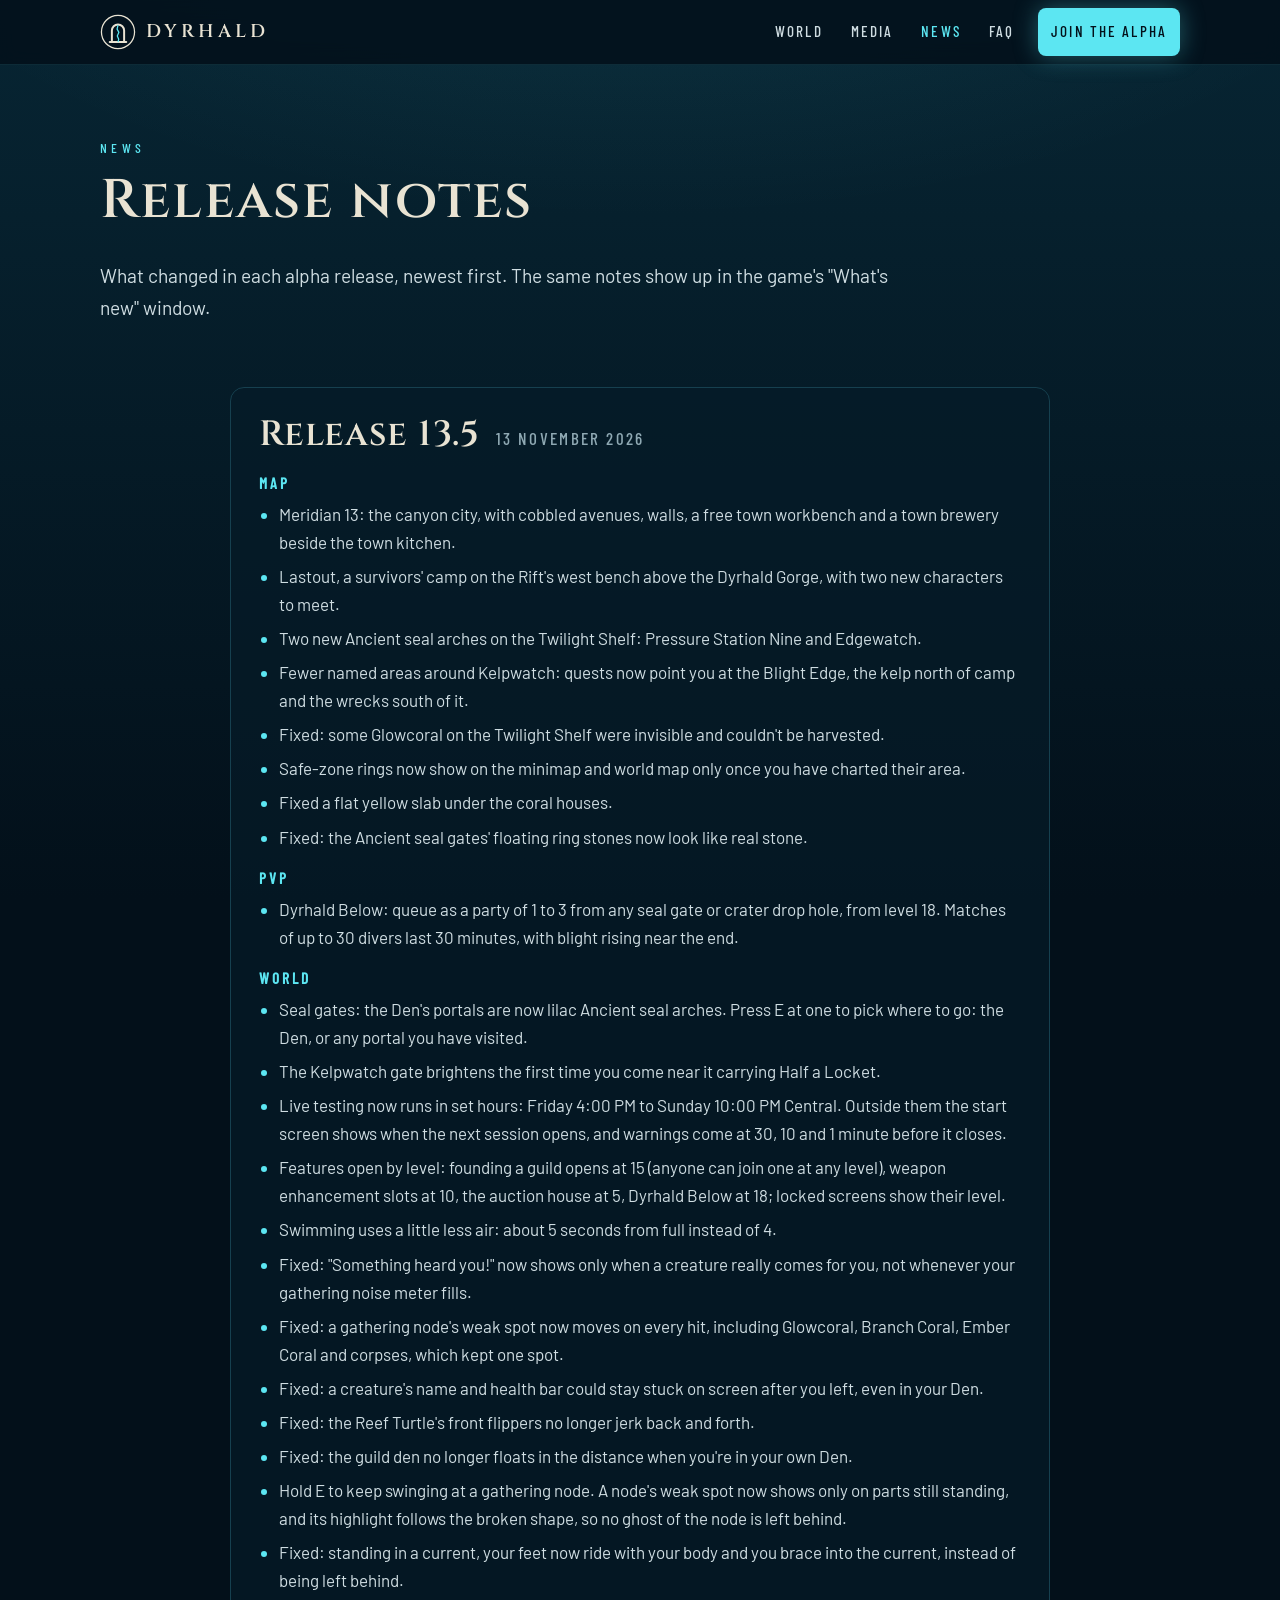
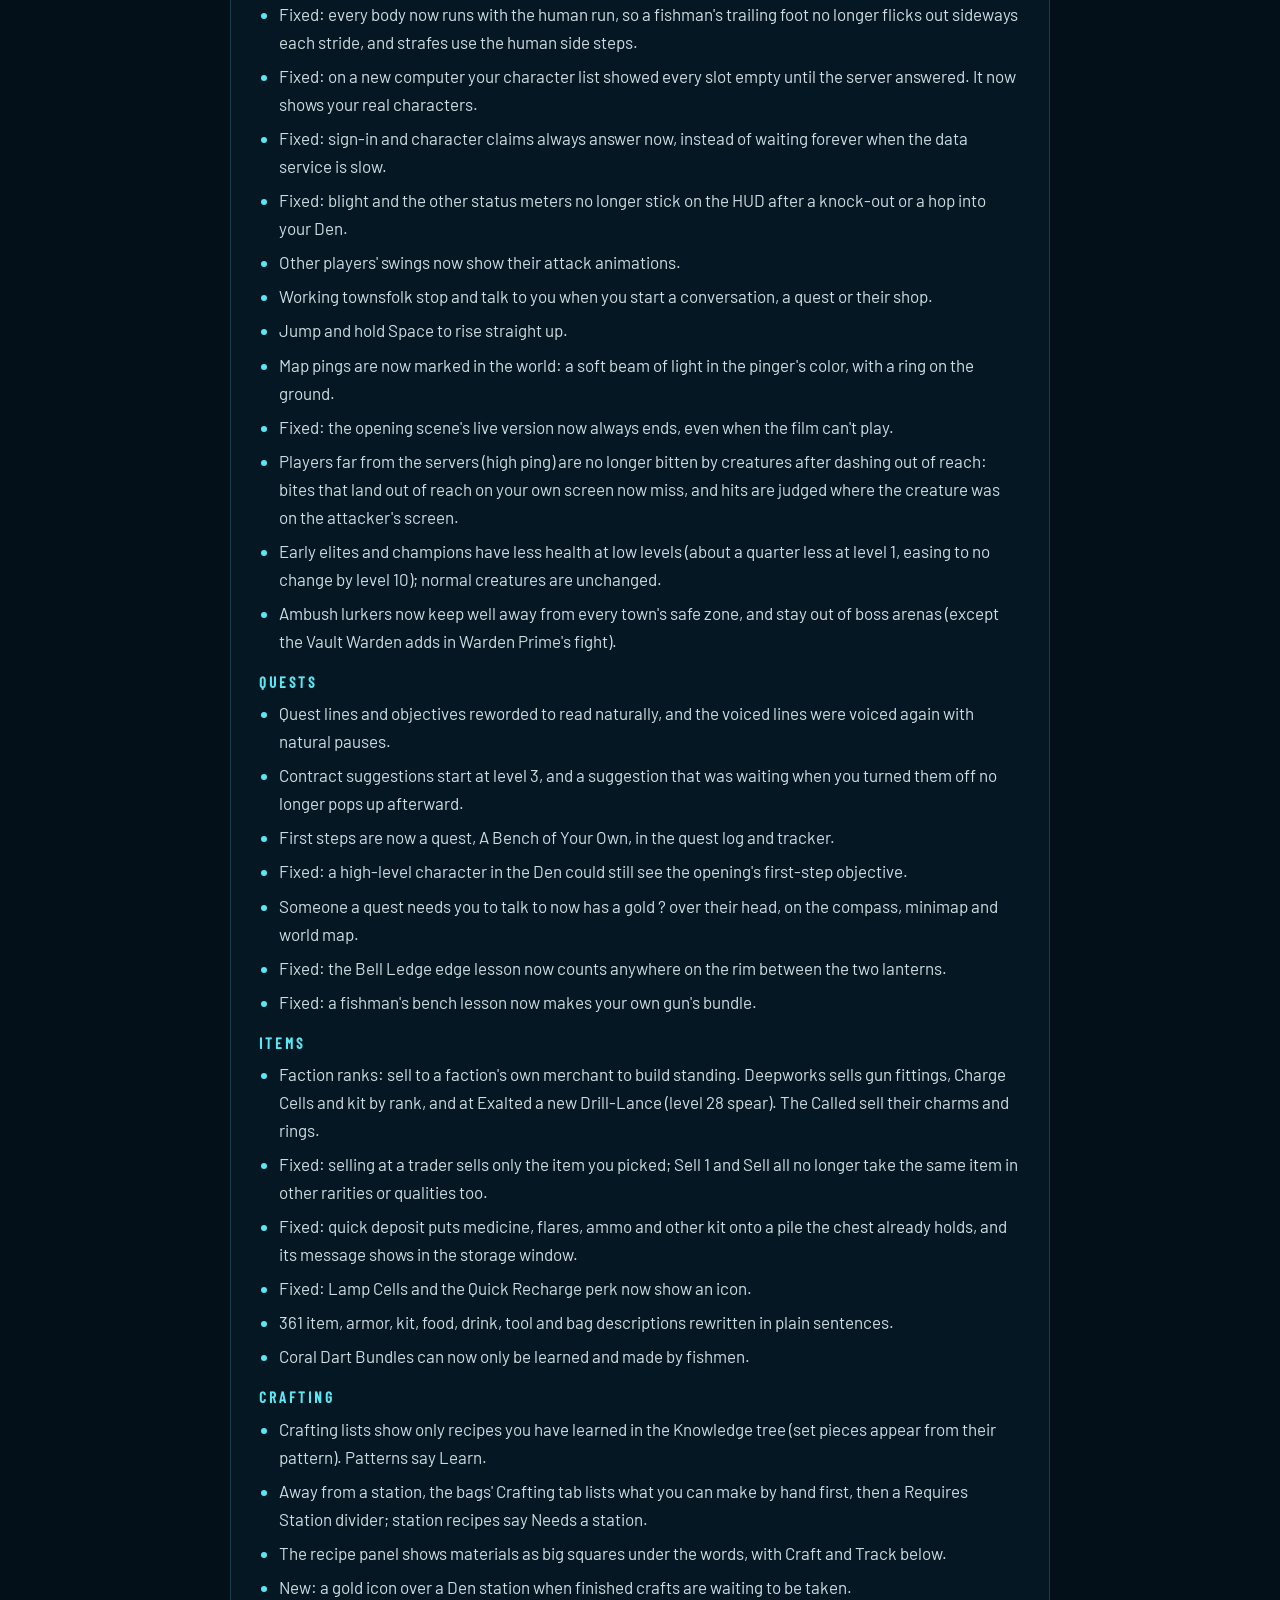
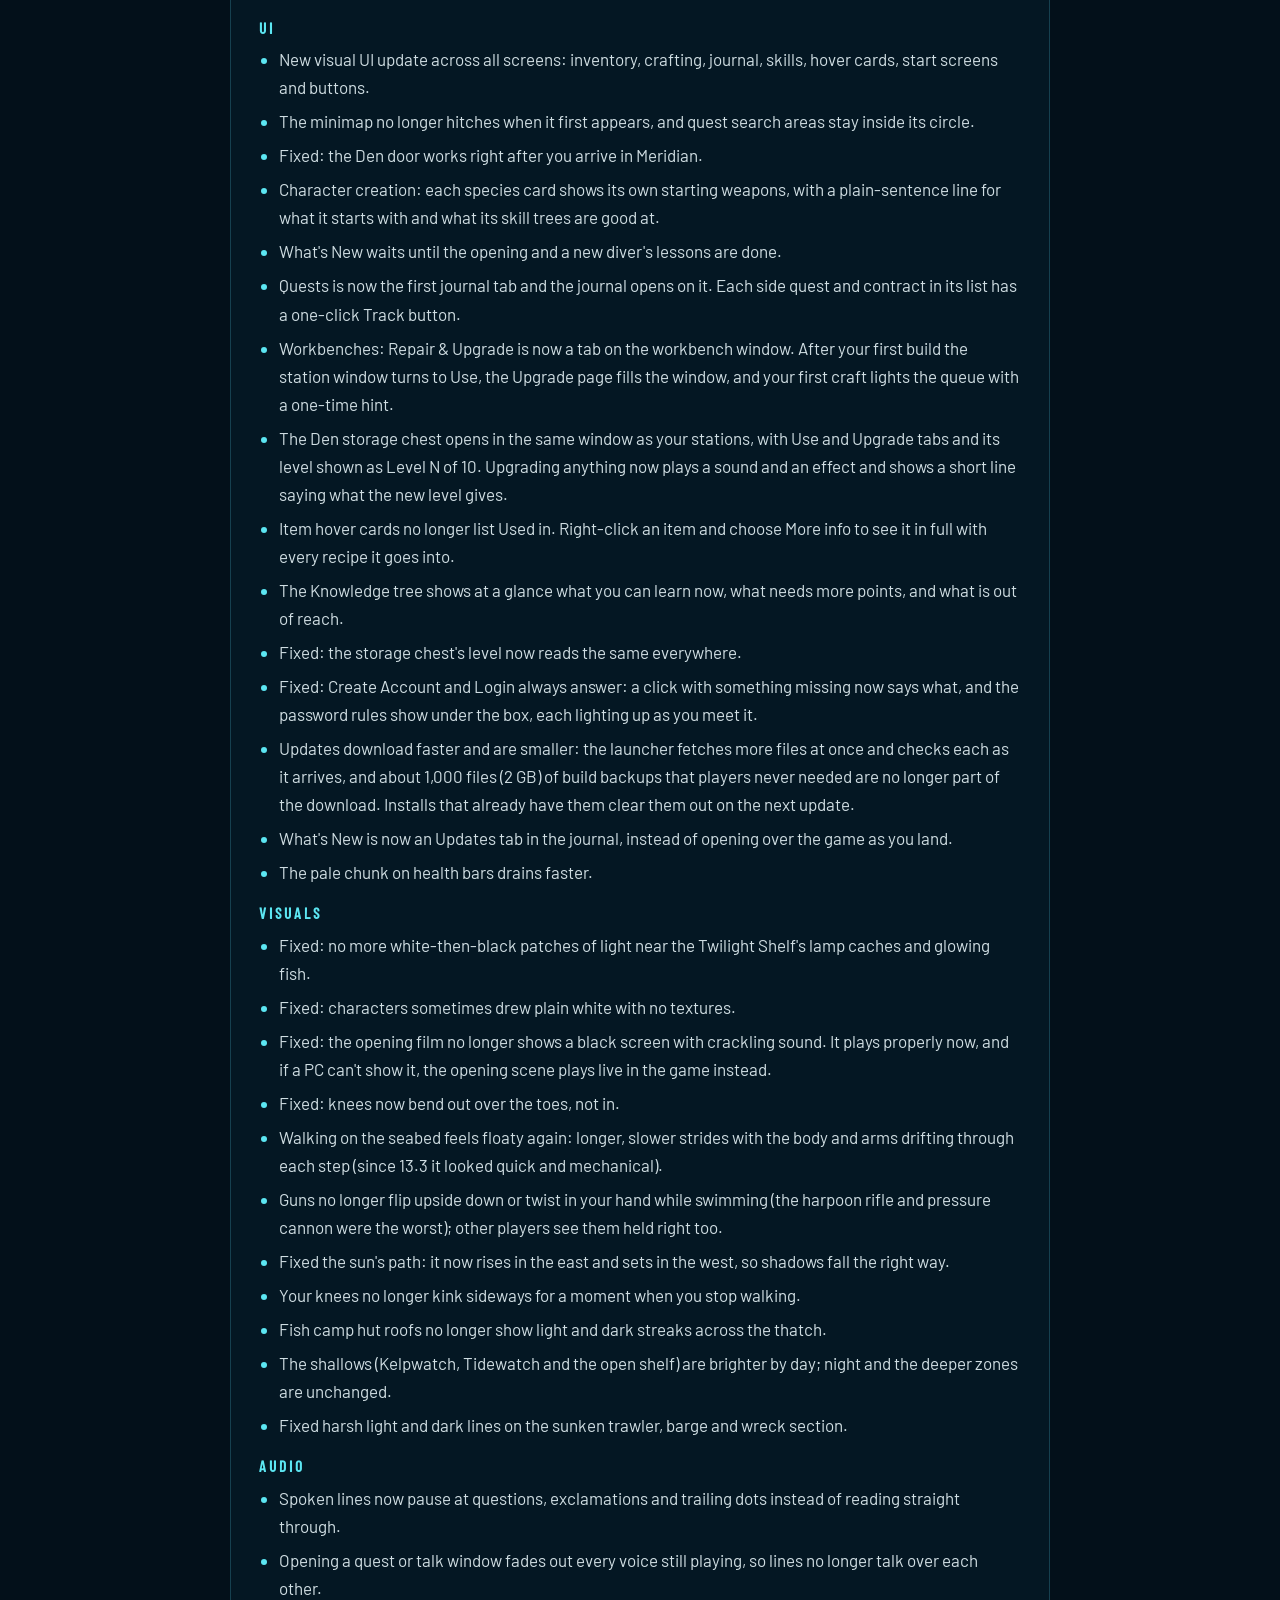
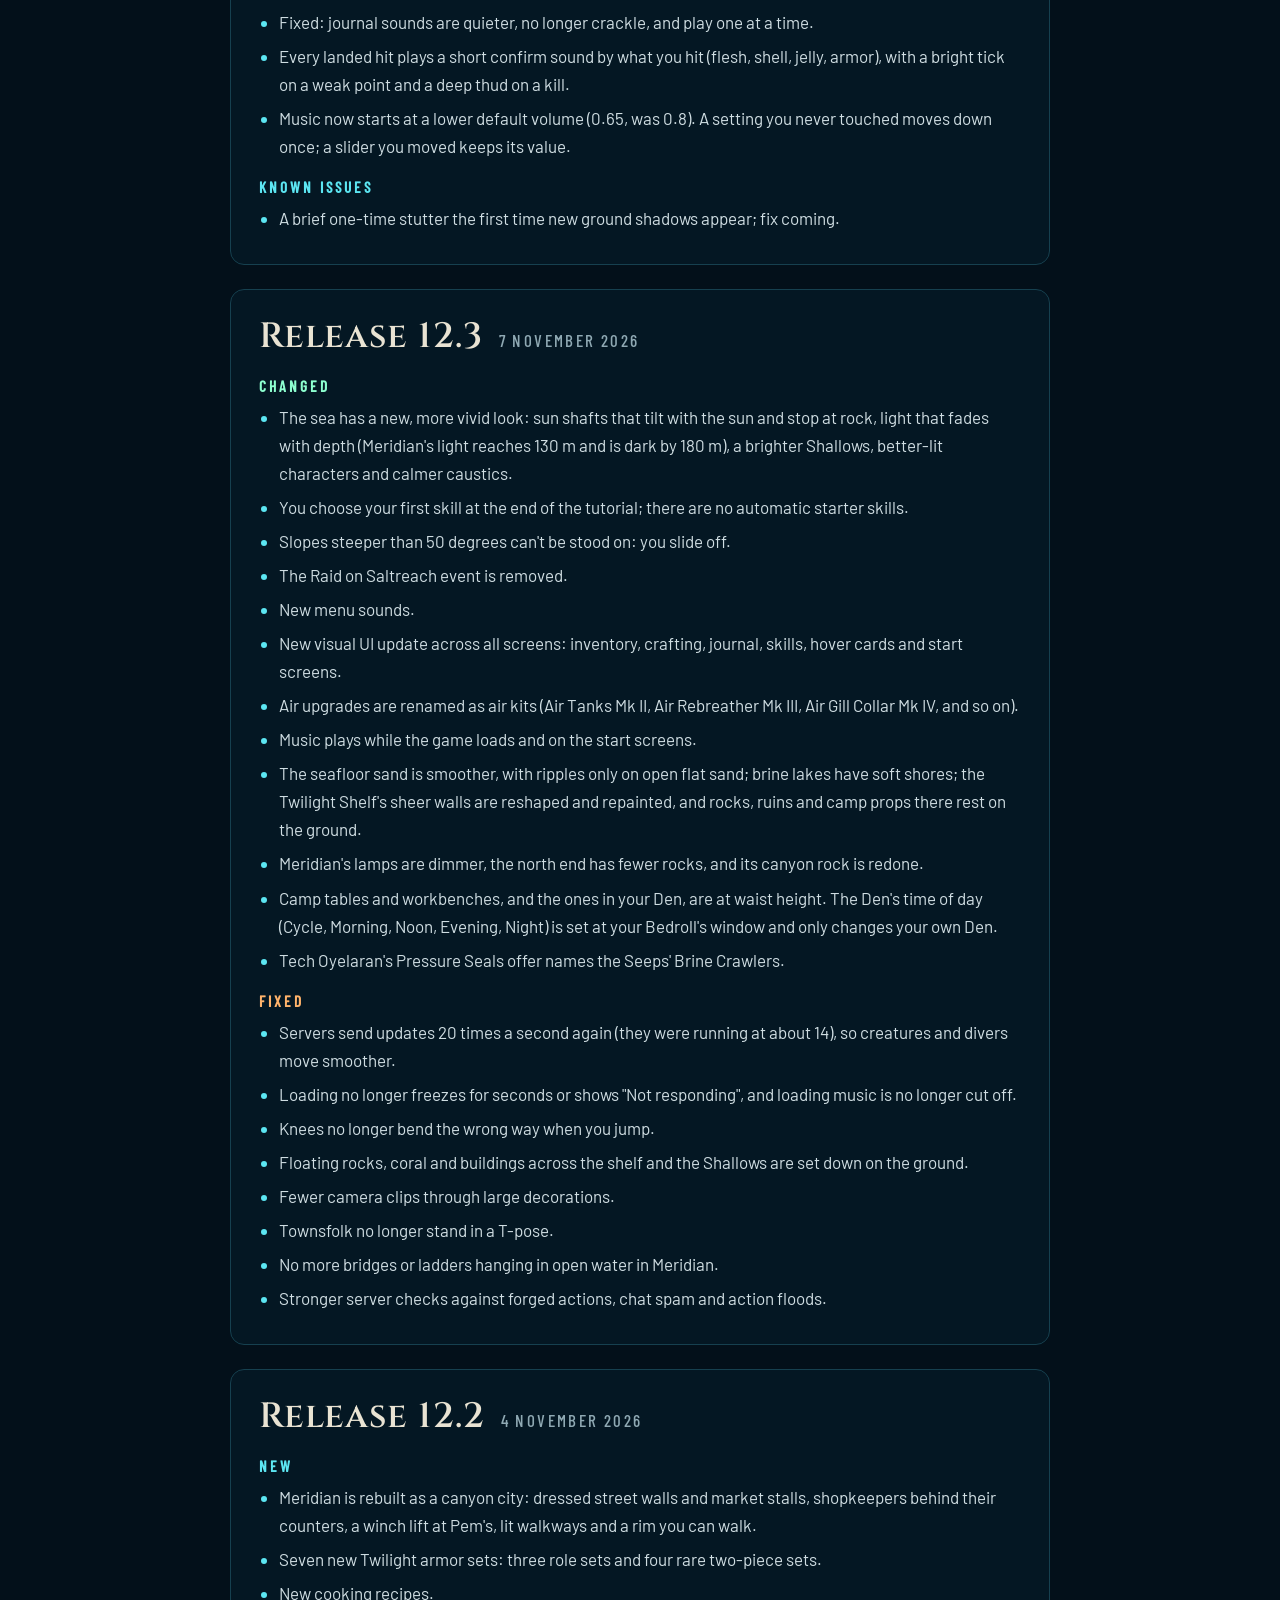
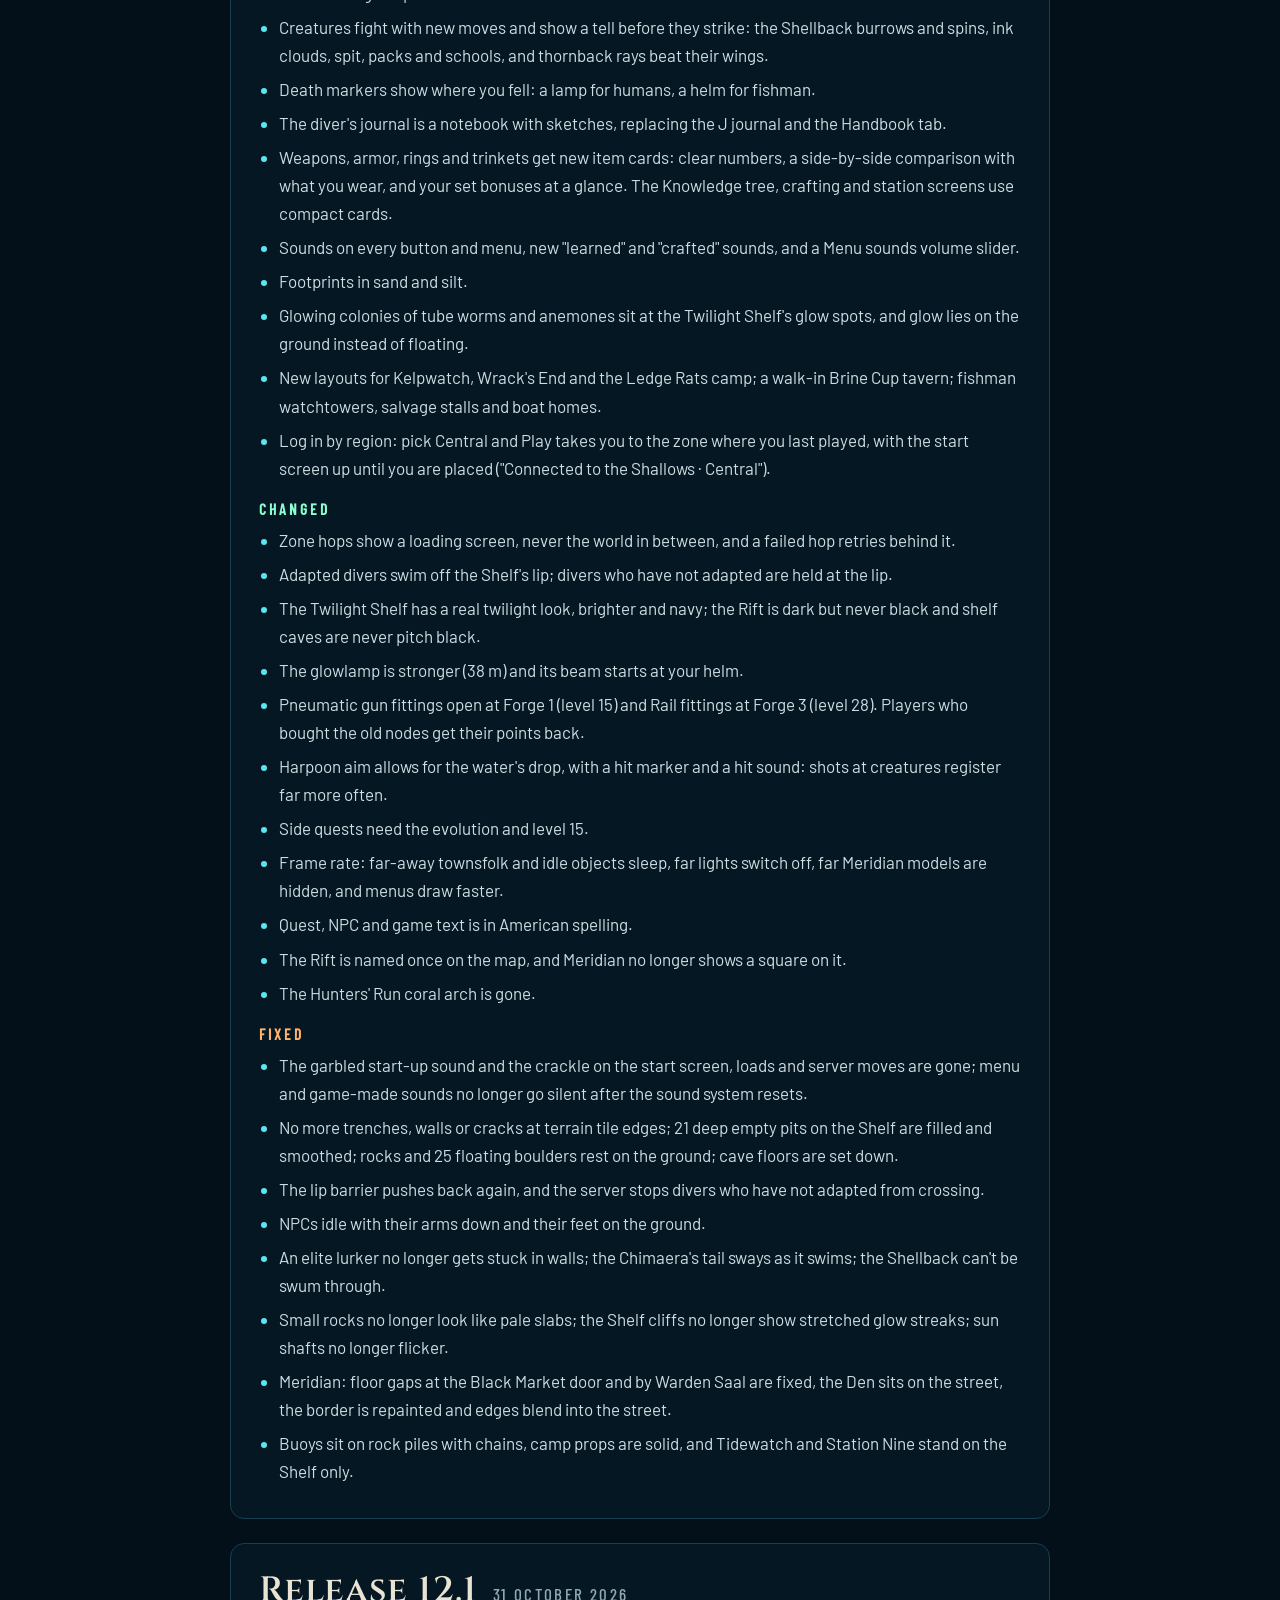
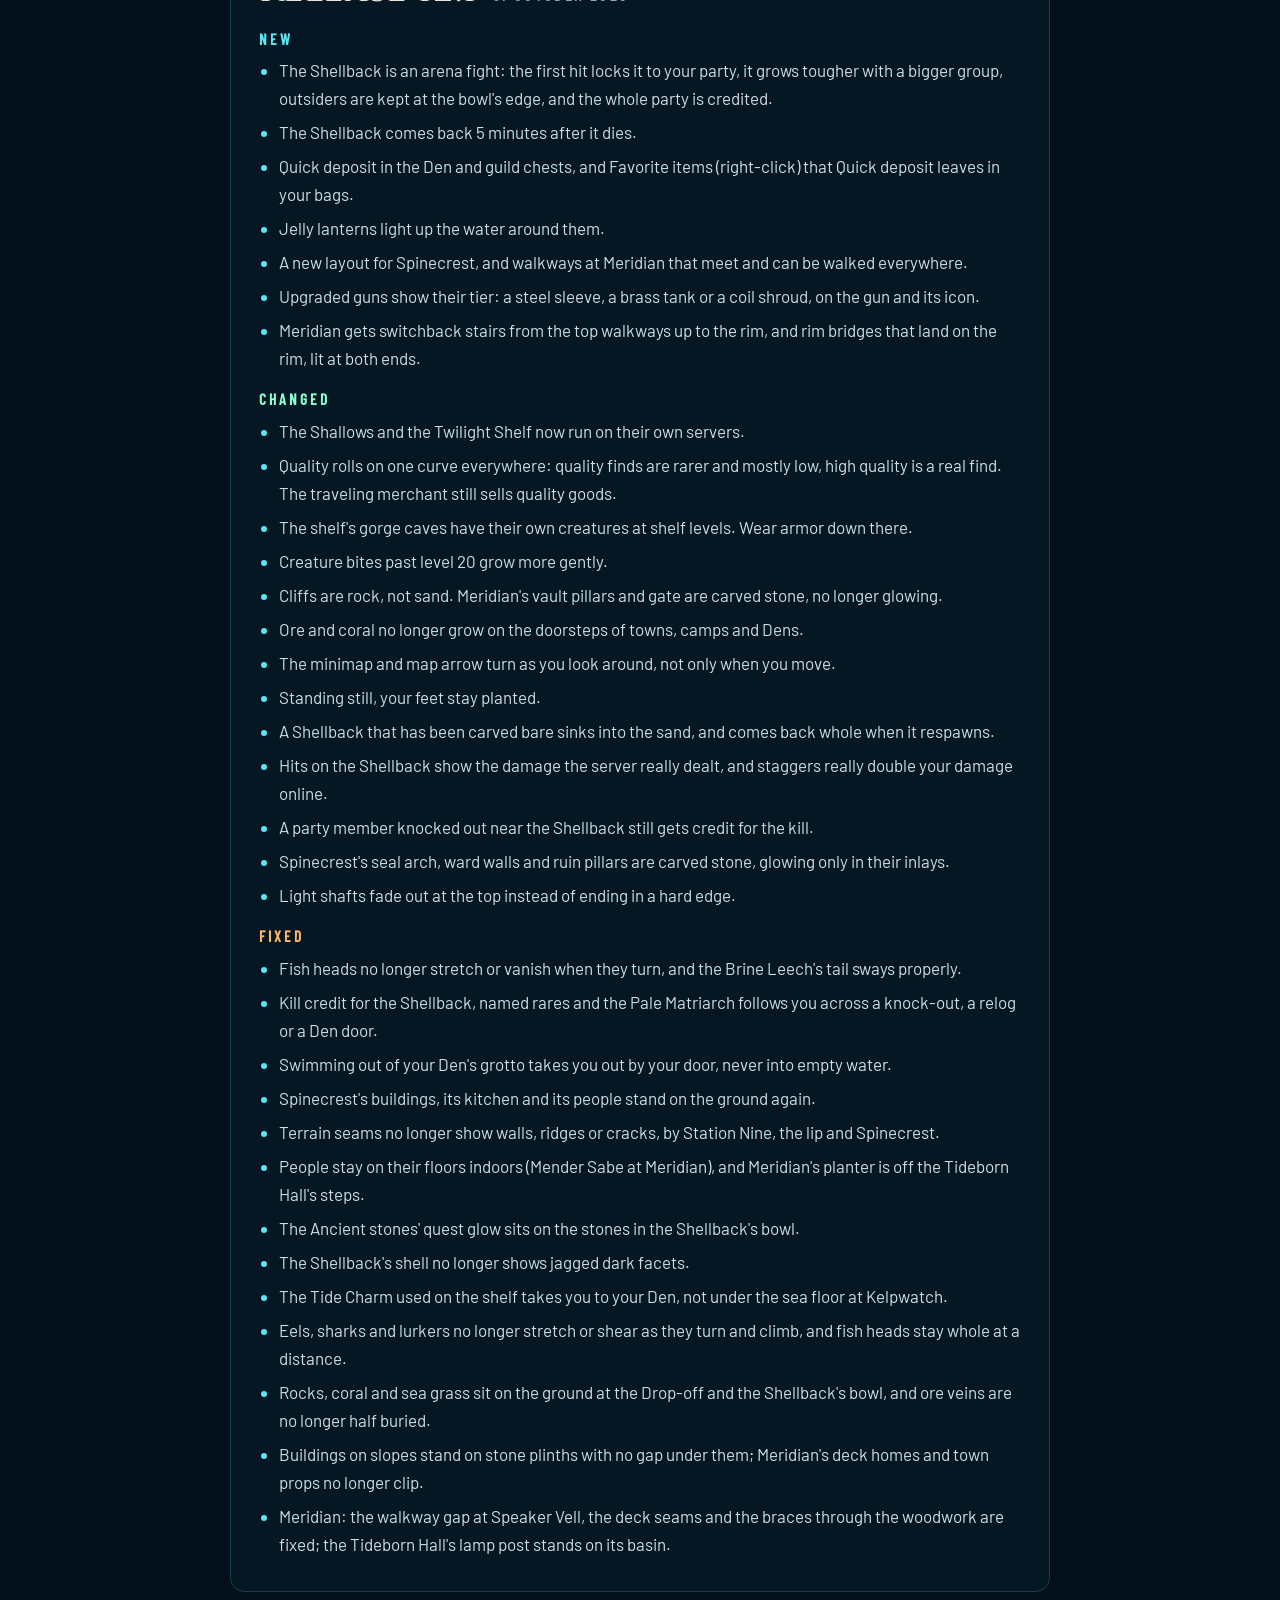
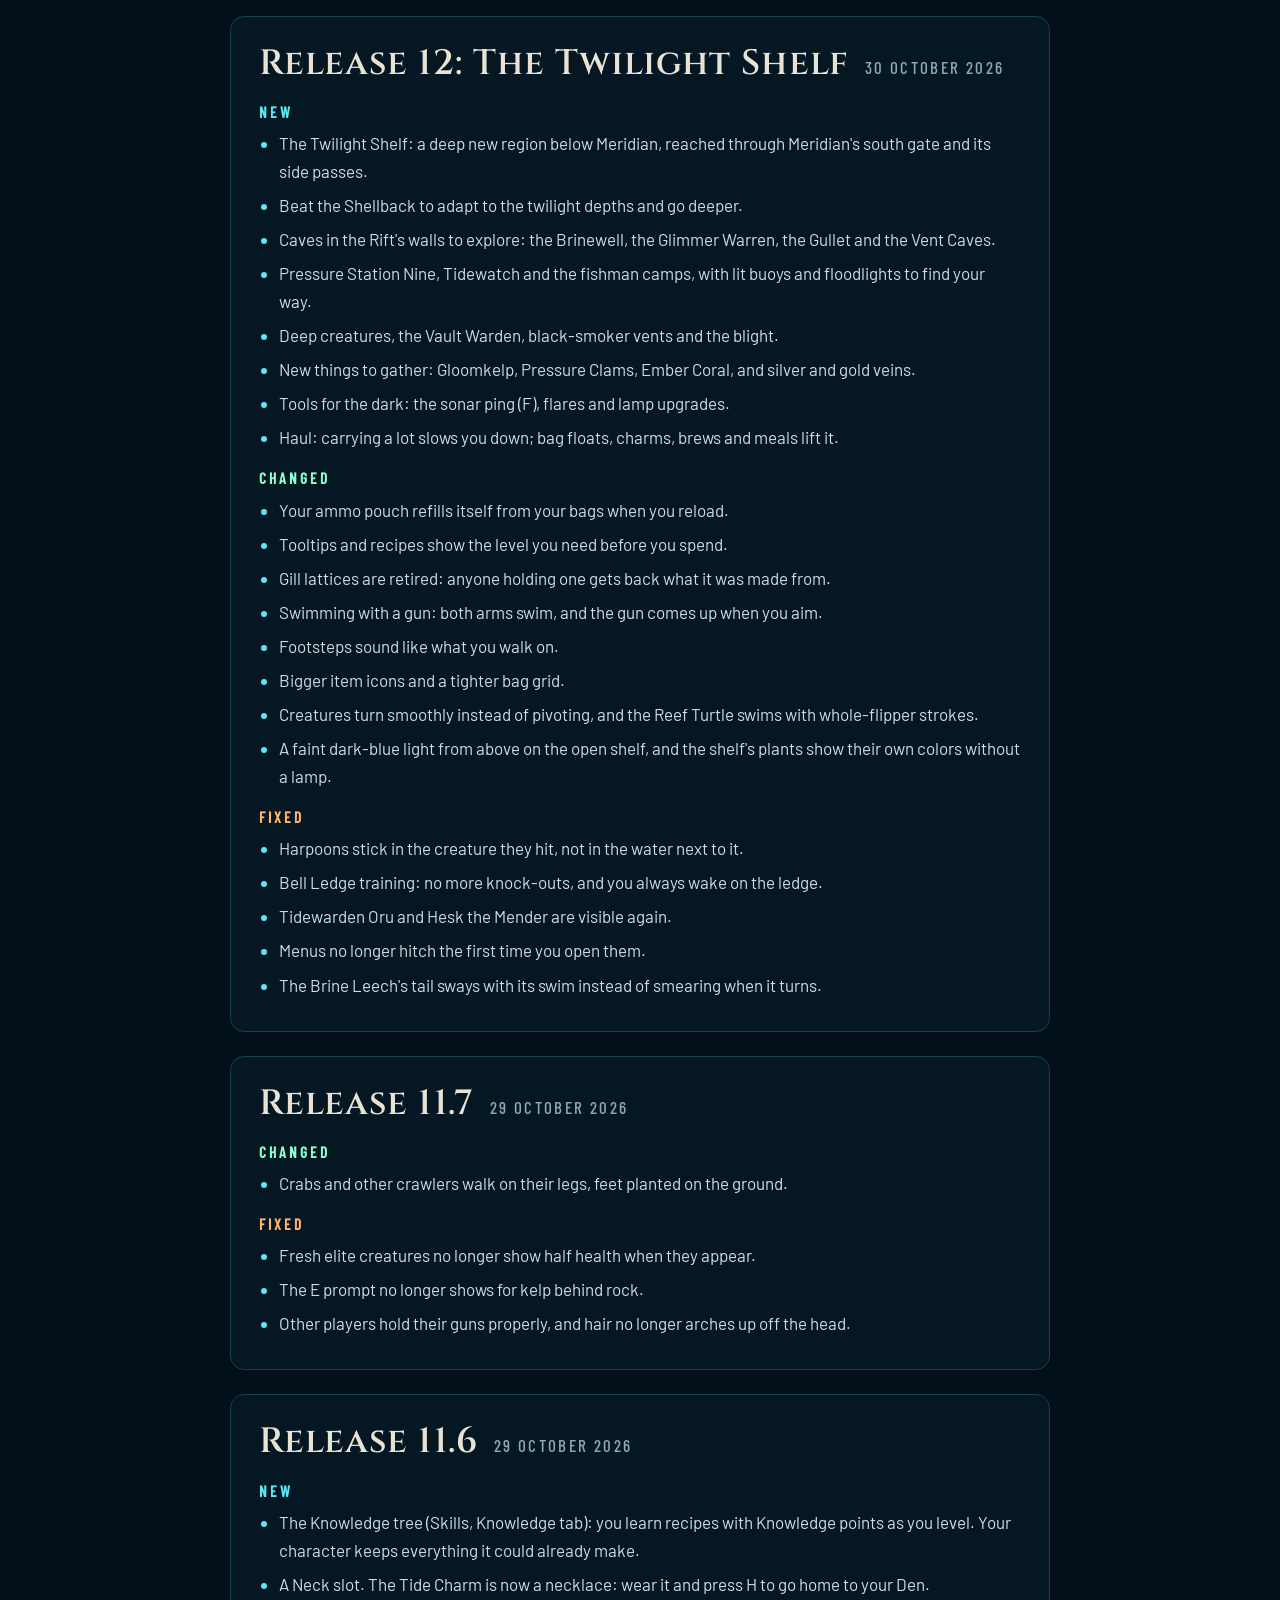
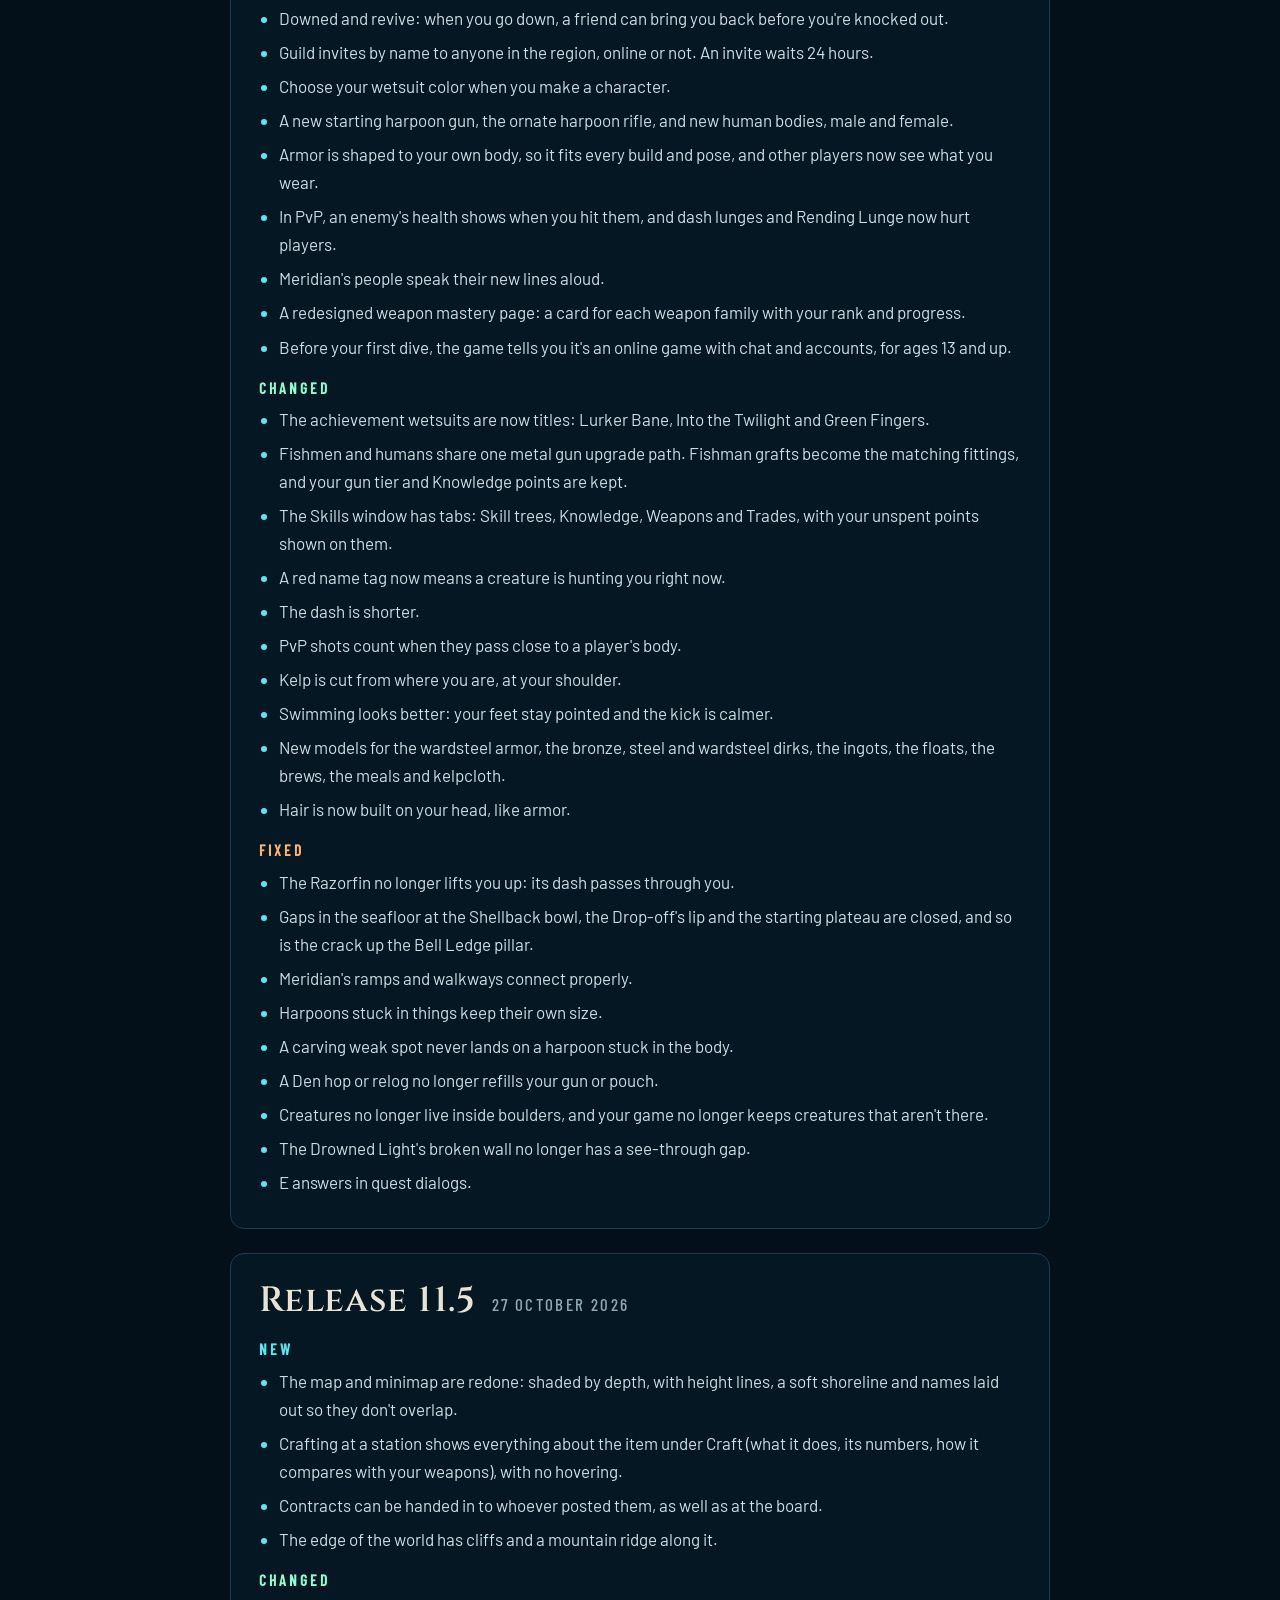
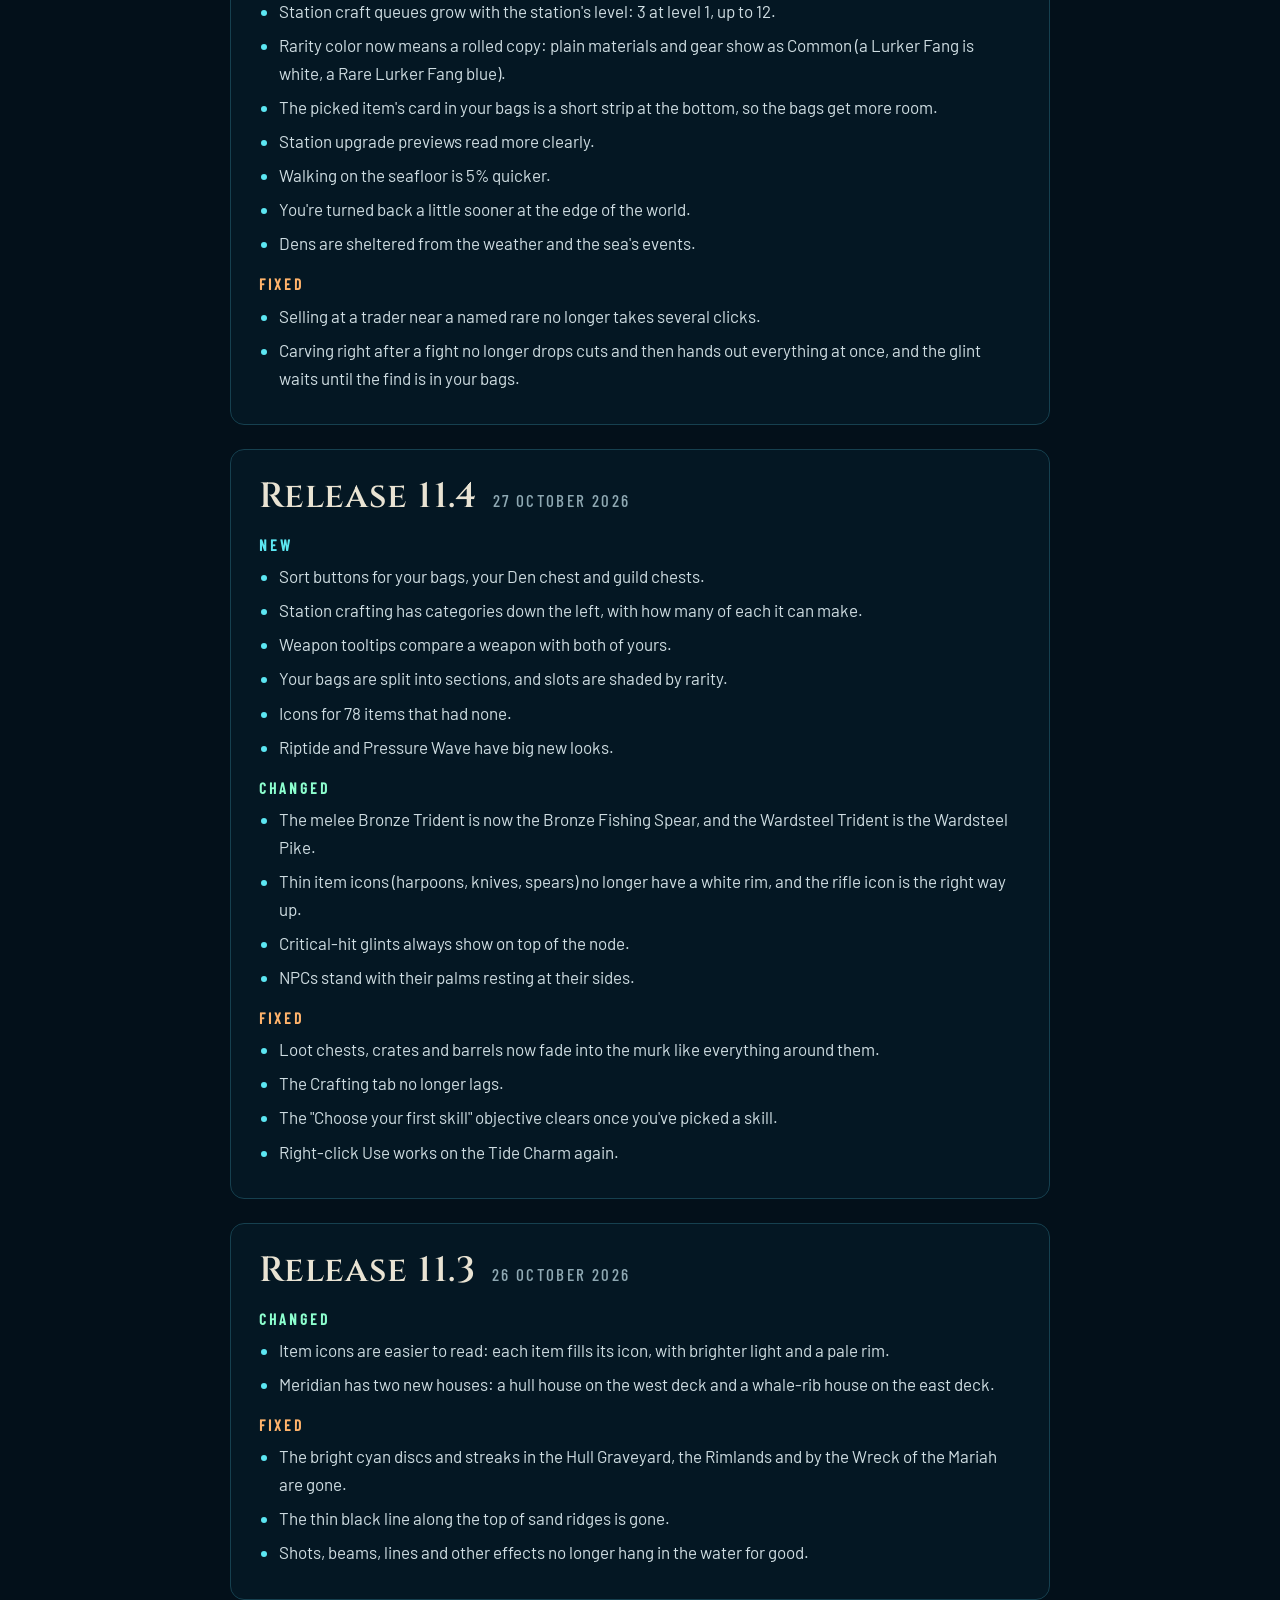
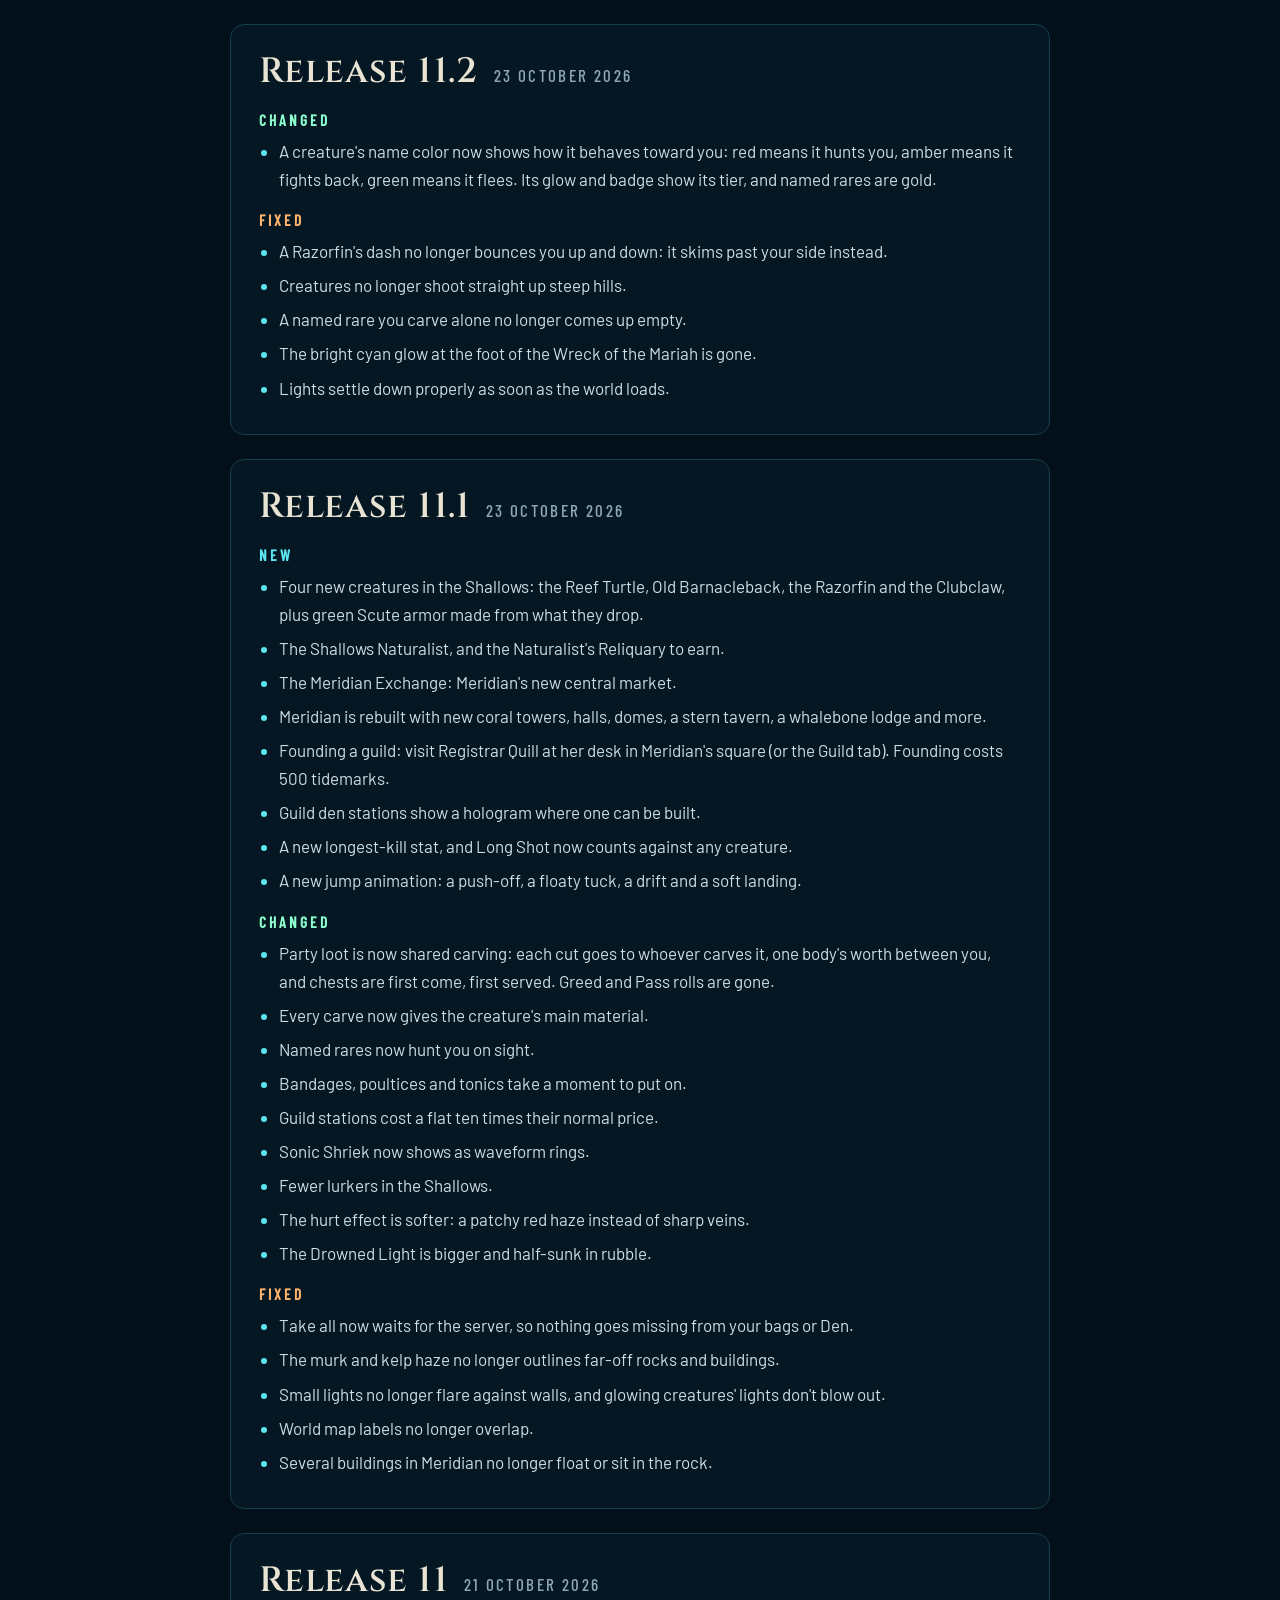
<file: news.html>
<!doctype html>
<html lang="en">
<head>
<meta charset="utf-8">
<meta name="viewport" content="width=device-width, initial-scale=1">
<title>News · Dyrhald</title>
<meta name="description" content="Release notes and updates from the Dyrhald alpha.">
<meta name="theme-color" content="#03101a">
<link rel="canonical" href="https://dyrhald.com/news.html">
<meta property="og:title" content="News · Dyrhald">
<meta property="og:description" content="Release notes and updates from the Dyrhald alpha.">
<meta property="og:url" content="https://dyrhald.com/news.html">
<meta property="og:type" content="website">
<meta property="og:site_name" content="Dyrhald">
<meta name="twitter:card" content="summary_large_image">
<meta property="og:image" content="https://dyrhald.com/img/og-image.jpg">
<link rel="icon" href="favicon.svg" type="image/svg+xml">
<link rel="stylesheet" href="css/style.css">
</head>
<body>
<!-- HEADER:START -->
<a class="skip" href="#main">Skip to content</a>
<header class="site-head">
  <div class="wrap">
    <a class="brand" href="index.html" aria-label="Dyrhald home">
      <svg viewBox="0 0 200 200" aria-hidden="true">
        <circle cx="100" cy="100" r="92" fill="none" stroke="#E9E3D3" stroke-width="7"/>
        <path d="M66 156 V92 A34 34 0 0 1 134 92 V156 Z" fill="none" stroke="#E9E3D3" stroke-width="11" stroke-linejoin="round"/>
        <line x1="54" y1="156" x2="146" y2="156" stroke="#E9E3D3" stroke-width="11" stroke-linecap="round"/>
        <polyline points="100,62 95,84 105,102 96,122 104,140 100,156" fill="none" stroke="#5CE6F2" stroke-width="7" stroke-linejoin="round"/>
      </svg>
      <span>DYRHALD</span>
    </a>
    <button class="nav-toggle" aria-controls="nav" aria-expanded="false" aria-label="Menu">
      <svg viewBox="0 0 24 24" fill="none" stroke="currentColor" stroke-width="2" stroke-linecap="round" aria-hidden="true"><path d="M4 7h16M4 12h16M4 17h16"/></svg>
    </button>
    <nav class="nav" id="nav" aria-label="Main">
      <a href="world.html">World</a>
      <a href="media.html">Media</a>
      <a href="news.html">News</a>
      <a href="faq.html">FAQ</a>
      <a class="btn" href="join.html">Join the alpha</a>
    </nav>
  </div>
</header>
<!-- HEADER:END -->

<main id="main">
  <div class="page-hero">
    <div class="wrap">
      <p class="eyebrow">News</p>
      <h1>Release notes</h1>
      <p class="lead">What changed in each alpha release, newest first. The same notes show up in the game's "What's new" window.</p>
    </div>
  </div>

  <section style="padding-top: 8px">
    <div class="wrap" style="max-width: 860px">
      <!-- NEWS:START -->
<article class="release" id="release-13-5">
  <header><h2>Release 13.5</h2><time datetime="2026-11-13">13 November 2026</time></header>
  <h3 class="map">Map</h3>
  <ul>
    <li>Meridian 13: the canyon city, with cobbled avenues, walls, a free town workbench and a town brewery beside the town kitchen.</li>
    <li>Lastout, a survivors&#x27; camp on the Rift&#x27;s west bench above the Dyrhald Gorge, with two new characters to meet.</li>
    <li>Two new Ancient seal arches on the Twilight Shelf: Pressure Station Nine and Edgewatch.</li>
    <li>Fewer named areas around Kelpwatch: quests now point you at the Blight Edge, the kelp north of camp and the wrecks south of it.</li>
    <li>Fixed: some Glowcoral on the Twilight Shelf were invisible and couldn&#x27;t be harvested.</li>
    <li>Safe-zone rings now show on the minimap and world map only once you have charted their area.</li>
    <li>Fixed a flat yellow slab under the coral houses.</li>
    <li>Fixed: the Ancient seal gates&#x27; floating ring stones now look like real stone.</li>
  </ul>
  <h3 class="pvp">PvP</h3>
  <ul>
    <li>Dyrhald Below: queue as a party of 1 to 3 from any seal gate or crater drop hole, from level 18. Matches of up to 30 divers last 30 minutes, with blight rising near the end.</li>
  </ul>
  <h3 class="world">World</h3>
  <ul>
    <li>Seal gates: the Den&#x27;s portals are now lilac Ancient seal arches. Press E at one to pick where to go: the Den, or any portal you have visited.</li>
    <li>The Kelpwatch gate brightens the first time you come near it carrying Half a Locket.</li>
    <li>Live testing now runs in set hours: Friday 4:00 PM to Sunday 10:00 PM Central. Outside them the start screen shows when the next session opens, and warnings come at 30, 10 and 1 minute before it closes.</li>
    <li>Features open by level: founding a guild opens at 15 (anyone can join one at any level), weapon enhancement slots at 10, the auction house at 5, Dyrhald Below at 18; locked screens show their level.</li>
    <li>Swimming uses a little less air: about 5 seconds from full instead of 4.</li>
    <li>Fixed: &quot;Something heard you!&quot; now shows only when a creature really comes for you, not whenever your gathering noise meter fills.</li>
    <li>Fixed: a gathering node&#x27;s weak spot now moves on every hit, including Glowcoral, Branch Coral, Ember Coral and corpses, which kept one spot.</li>
    <li>Fixed: a creature&#x27;s name and health bar could stay stuck on screen after you left, even in your Den.</li>
    <li>Fixed: the Reef Turtle&#x27;s front flippers no longer jerk back and forth.</li>
    <li>Fixed: the guild den no longer floats in the distance when you&#x27;re in your own Den.</li>
    <li>Hold E to keep swinging at a gathering node. A node&#x27;s weak spot now shows only on parts still standing, and its highlight follows the broken shape, so no ghost of the node is left behind.</li>
    <li>Fixed: standing in a current, your feet now ride with your body and you brace into the current, instead of being left behind.</li>
    <li>Fixed: every body now runs with the human run, so a fishman&#x27;s trailing foot no longer flicks out sideways each stride, and strafes use the human side steps.</li>
    <li>Fixed: on a new computer your character list showed every slot empty until the server answered. It now shows your real characters.</li>
    <li>Fixed: sign-in and character claims always answer now, instead of waiting forever when the data service is slow.</li>
    <li>Fixed: blight and the other status meters no longer stick on the HUD after a knock-out or a hop into your Den.</li>
    <li>Other players&#x27; swings now show their attack animations.</li>
    <li>Working townsfolk stop and talk to you when you start a conversation, a quest or their shop.</li>
    <li>Jump and hold Space to rise straight up.</li>
    <li>Map pings are now marked in the world: a soft beam of light in the pinger&#x27;s color, with a ring on the ground.</li>
    <li>Fixed: the opening scene&#x27;s live version now always ends, even when the film can&#x27;t play.</li>
    <li>Players far from the servers (high ping) are no longer bitten by creatures after dashing out of reach: bites that land out of reach on your own screen now miss, and hits are judged where the creature was on the attacker&#x27;s screen.</li>
    <li>Early elites and champions have less health at low levels (about a quarter less at level 1, easing to no change by level 10); normal creatures are unchanged.</li>
    <li>Ambush lurkers now keep well away from every town&#x27;s safe zone, and stay out of boss arenas (except the Vault Warden adds in Warden Prime&#x27;s fight).</li>
  </ul>
  <h3 class="quests">Quests</h3>
  <ul>
    <li>Quest lines and objectives reworded to read naturally, and the voiced lines were voiced again with natural pauses.</li>
    <li>Contract suggestions start at level 3, and a suggestion that was waiting when you turned them off no longer pops up afterward.</li>
    <li>First steps are now a quest, A Bench of Your Own, in the quest log and tracker.</li>
    <li>Fixed: a high-level character in the Den could still see the opening&#x27;s first-step objective.</li>
    <li>Someone a quest needs you to talk to now has a gold ? over their head, on the compass, minimap and world map.</li>
    <li>Fixed: the Bell Ledge edge lesson now counts anywhere on the rim between the two lanterns.</li>
    <li>Fixed: a fishman&#x27;s bench lesson now makes your own gun&#x27;s bundle.</li>
  </ul>
  <h3 class="items">Items</h3>
  <ul>
    <li>Faction ranks: sell to a faction&#x27;s own merchant to build standing. Deepworks sells gun fittings, Charge Cells and kit by rank, and at Exalted a new Drill-Lance (level 28 spear). The Called sell their charms and rings.</li>
    <li>Fixed: selling at a trader sells only the item you picked; Sell 1 and Sell all no longer take the same item in other rarities or qualities too.</li>
    <li>Fixed: quick deposit puts medicine, flares, ammo and other kit onto a pile the chest already holds, and its message shows in the storage window.</li>
    <li>Fixed: Lamp Cells and the Quick Recharge perk now show an icon.</li>
    <li>361 item, armor, kit, food, drink, tool and bag descriptions rewritten in plain sentences.</li>
    <li>Coral Dart Bundles can now only be learned and made by fishmen.</li>
  </ul>
  <h3 class="crafting">Crafting</h3>
  <ul>
    <li>Crafting lists show only recipes you have learned in the Knowledge tree (set pieces appear from their pattern). Patterns say Learn.</li>
    <li>Away from a station, the bags&#x27; Crafting tab lists what you can make by hand first, then a Requires Station divider; station recipes say Needs a station.</li>
    <li>The recipe panel shows materials as big squares under the words, with Craft and Track below.</li>
    <li>New: a gold icon over a Den station when finished crafts are waiting to be taken.</li>
  </ul>
  <h3 class="ui">UI</h3>
  <ul>
    <li>New visual UI update across all screens: inventory, crafting, journal, skills, hover cards, start screens and buttons.</li>
    <li>The minimap no longer hitches when it first appears, and quest search areas stay inside its circle.</li>
    <li>Fixed: the Den door works right after you arrive in Meridian.</li>
    <li>Character creation: each species card shows its own starting weapons, with a plain-sentence line for what it starts with and what its skill trees are good at.</li>
    <li>What&#x27;s New waits until the opening and a new diver&#x27;s lessons are done.</li>
    <li>Quests is now the first journal tab and the journal opens on it. Each side quest and contract in its list has a one-click Track button.</li>
    <li>Workbenches: Repair &amp; Upgrade is now a tab on the workbench window. After your first build the station window turns to Use, the Upgrade page fills the window, and your first craft lights the queue with a one-time hint.</li>
    <li>The Den storage chest opens in the same window as your stations, with Use and Upgrade tabs and its level shown as Level N of 10. Upgrading anything now plays a sound and an effect and shows a short line saying what the new level gives.</li>
    <li>Item hover cards no longer list Used in. Right-click an item and choose More info to see it in full with every recipe it goes into.</li>
    <li>The Knowledge tree shows at a glance what you can learn now, what needs more points, and what is out of reach.</li>
    <li>Fixed: the storage chest&#x27;s level now reads the same everywhere.</li>
    <li>Fixed: Create Account and Login always answer: a click with something missing now says what, and the password rules show under the box, each lighting up as you meet it.</li>
    <li>Updates download faster and are smaller: the launcher fetches more files at once and checks each as it arrives, and about 1,000 files (2 GB) of build backups that players never needed are no longer part of the download. Installs that already have them clear them out on the next update.</li>
    <li>What&#x27;s New is now an Updates tab in the journal, instead of opening over the game as you land.</li>
    <li>The pale chunk on health bars drains faster.</li>
  </ul>
  <h3 class="visuals">Visuals</h3>
  <ul>
    <li>Fixed: no more white-then-black patches of light near the Twilight Shelf&#x27;s lamp caches and glowing fish.</li>
    <li>Fixed: characters sometimes drew plain white with no textures.</li>
    <li>Fixed: the opening film no longer shows a black screen with crackling sound. It plays properly now, and if a PC can&#x27;t show it, the opening scene plays live in the game instead.</li>
    <li>Fixed: knees now bend out over the toes, not in.</li>
    <li>Walking on the seabed feels floaty again: longer, slower strides with the body and arms drifting through each step (since 13.3 it looked quick and mechanical).</li>
    <li>Guns no longer flip upside down or twist in your hand while swimming (the harpoon rifle and pressure cannon were the worst); other players see them held right too.</li>
    <li>Fixed the sun&#x27;s path: it now rises in the east and sets in the west, so shadows fall the right way.</li>
    <li>Your knees no longer kink sideways for a moment when you stop walking.</li>
    <li>Fish camp hut roofs no longer show light and dark streaks across the thatch.</li>
    <li>The shallows (Kelpwatch, Tidewatch and the open shelf) are brighter by day; night and the deeper zones are unchanged.</li>
    <li>Fixed harsh light and dark lines on the sunken trawler, barge and wreck section.</li>
  </ul>
  <h3 class="audio">Audio</h3>
  <ul>
    <li>Spoken lines now pause at questions, exclamations and trailing dots instead of reading straight through.</li>
    <li>Opening a quest or talk window fades out every voice still playing, so lines no longer talk over each other.</li>
    <li>Fixed: journal sounds are quieter, no longer crackle, and play one at a time.</li>
    <li>Every landed hit plays a short confirm sound by what you hit (flesh, shell, jelly, armor), with a bright tick on a weak point and a deep thud on a kill.</li>
    <li>Music now starts at a lower default volume (0.65, was 0.8). A setting you never touched moves down once; a slider you moved keeps its value.</li>
  </ul>
  <h3 class="known issues">Known issues</h3>
  <ul>
    <li>A brief one-time stutter the first time new ground shadows appear; fix coming.</li>
  </ul>
</article>
<article class="release" id="release-12-3">
  <header><h2>Release 12.3</h2><time datetime="2026-11-07">7 November 2026</time></header>
  <h3 class="changed">Changed</h3>
  <ul>
    <li>The sea has a new, more vivid look: sun shafts that tilt with the sun and stop at rock, light that fades with depth (Meridian&#x27;s light reaches 130 m and is dark by 180 m), a brighter Shallows, better-lit characters and calmer caustics.</li>
    <li>You choose your first skill at the end of the tutorial; there are no automatic starter skills.</li>
    <li>Slopes steeper than 50 degrees can&#x27;t be stood on: you slide off.</li>
    <li>The Raid on Saltreach event is removed.</li>
    <li>New menu sounds.</li>
    <li>New visual UI update across all screens: inventory, crafting, journal, skills, hover cards and start screens.</li>
    <li>Air upgrades are renamed as air kits (Air Tanks Mk II, Air Rebreather Mk III, Air Gill Collar Mk IV, and so on).</li>
    <li>Music plays while the game loads and on the start screens.</li>
    <li>The seafloor sand is smoother, with ripples only on open flat sand; brine lakes have soft shores; the Twilight Shelf&#x27;s sheer walls are reshaped and repainted, and rocks, ruins and camp props there rest on the ground.</li>
    <li>Meridian&#x27;s lamps are dimmer, the north end has fewer rocks, and its canyon rock is redone.</li>
    <li>Camp tables and workbenches, and the ones in your Den, are at waist height. The Den&#x27;s time of day (Cycle, Morning, Noon, Evening, Night) is set at your Bedroll&#x27;s window and only changes your own Den.</li>
    <li>Tech Oyelaran&#x27;s Pressure Seals offer names the Seeps&#x27; Brine Crawlers.</li>
  </ul>
  <h3 class="fixed">Fixed</h3>
  <ul>
    <li>Servers send updates 20 times a second again (they were running at about 14), so creatures and divers move smoother.</li>
    <li>Loading no longer freezes for seconds or shows &quot;Not responding&quot;, and loading music is no longer cut off.</li>
    <li>Knees no longer bend the wrong way when you jump.</li>
    <li>Floating rocks, coral and buildings across the shelf and the Shallows are set down on the ground.</li>
    <li>Fewer camera clips through large decorations.</li>
    <li>Townsfolk no longer stand in a T-pose.</li>
    <li>No more bridges or ladders hanging in open water in Meridian.</li>
    <li>Stronger server checks against forged actions, chat spam and action floods.</li>
  </ul>
</article>
<article class="release" id="release-12-2">
  <header><h2>Release 12.2</h2><time datetime="2026-11-04">4 November 2026</time></header>
  <h3 class="new">New</h3>
  <ul>
    <li>Meridian is rebuilt as a canyon city: dressed street walls and market stalls, shopkeepers behind their counters, a winch lift at Pem&#x27;s, lit walkways and a rim you can walk.</li>
    <li>Seven new Twilight armor sets: three role sets and four rare two-piece sets.</li>
    <li>New cooking recipes.</li>
    <li>Creatures fight with new moves and show a tell before they strike: the Shellback burrows and spins, ink clouds, spit, packs and schools, and thornback rays beat their wings.</li>
    <li>Death markers show where you fell: a lamp for humans, a helm for fishman.</li>
    <li>The diver&#x27;s journal is a notebook with sketches, replacing the J journal and the Handbook tab.</li>
    <li>Weapons, armor, rings and trinkets get new item cards: clear numbers, a side-by-side comparison with what you wear, and your set bonuses at a glance. The Knowledge tree, crafting and station screens use compact cards.</li>
    <li>Sounds on every button and menu, new &quot;learned&quot; and &quot;crafted&quot; sounds, and a Menu sounds volume slider.</li>
    <li>Footprints in sand and silt.</li>
    <li>Glowing colonies of tube worms and anemones sit at the Twilight Shelf&#x27;s glow spots, and glow lies on the ground instead of floating.</li>
    <li>New layouts for Kelpwatch, Wrack&#x27;s End and the Ledge Rats camp; a walk-in Brine Cup tavern; fishman watchtowers, salvage stalls and boat homes.</li>
    <li>Log in by region: pick Central and Play takes you to the zone where you last played, with the start screen up until you are placed (&quot;Connected to the Shallows · Central&quot;).</li>
  </ul>
  <h3 class="changed">Changed</h3>
  <ul>
    <li>Zone hops show a loading screen, never the world in between, and a failed hop retries behind it.</li>
    <li>Adapted divers swim off the Shelf&#x27;s lip; divers who have not adapted are held at the lip.</li>
    <li>The Twilight Shelf has a real twilight look, brighter and navy; the Rift is dark but never black and shelf caves are never pitch black.</li>
    <li>The glowlamp is stronger (38 m) and its beam starts at your helm.</li>
    <li>Pneumatic gun fittings open at Forge 1 (level 15) and Rail fittings at Forge 3 (level 28). Players who bought the old nodes get their points back.</li>
    <li>Harpoon aim allows for the water&#x27;s drop, with a hit marker and a hit sound: shots at creatures register far more often.</li>
    <li>Side quests need the evolution and level 15.</li>
    <li>Frame rate: far-away townsfolk and idle objects sleep, far lights switch off, far Meridian models are hidden, and menus draw faster.</li>
    <li>Quest, NPC and game text is in American spelling.</li>
    <li>The Rift is named once on the map, and Meridian no longer shows a square on it.</li>
    <li>The Hunters&#x27; Run coral arch is gone.</li>
  </ul>
  <h3 class="fixed">Fixed</h3>
  <ul>
    <li>The garbled start-up sound and the crackle on the start screen, loads and server moves are gone; menu and game-made sounds no longer go silent after the sound system resets.</li>
    <li>No more trenches, walls or cracks at terrain tile edges; 21 deep empty pits on the Shelf are filled and smoothed; rocks and 25 floating boulders rest on the ground; cave floors are set down.</li>
    <li>The lip barrier pushes back again, and the server stops divers who have not adapted from crossing.</li>
    <li>NPCs idle with their arms down and their feet on the ground.</li>
    <li>An elite lurker no longer gets stuck in walls; the Chimaera&#x27;s tail sways as it swims; the Shellback can&#x27;t be swum through.</li>
    <li>Small rocks no longer look like pale slabs; the Shelf cliffs no longer show stretched glow streaks; sun shafts no longer flicker.</li>
    <li>Meridian: floor gaps at the Black Market door and by Warden Saal are fixed, the Den sits on the street, the border is repainted and edges blend into the street.</li>
    <li>Buoys sit on rock piles with chains, camp props are solid, and Tidewatch and Station Nine stand on the Shelf only.</li>
  </ul>
</article>
<article class="release" id="release-12-1">
  <header><h2>Release 12.1</h2><time datetime="2026-10-31">31 October 2026</time></header>
  <h3 class="new">New</h3>
  <ul>
    <li>The Shellback is an arena fight: the first hit locks it to your party, it grows tougher with a bigger group, outsiders are kept at the bowl&#x27;s edge, and the whole party is credited.</li>
    <li>The Shellback comes back 5 minutes after it dies.</li>
    <li>Quick deposit in the Den and guild chests, and Favorite items (right-click) that Quick deposit leaves in your bags.</li>
    <li>Jelly lanterns light up the water around them.</li>
    <li>A new layout for Spinecrest, and walkways at Meridian that meet and can be walked everywhere.</li>
    <li>Upgraded guns show their tier: a steel sleeve, a brass tank or a coil shroud, on the gun and its icon.</li>
    <li>Meridian gets switchback stairs from the top walkways up to the rim, and rim bridges that land on the rim, lit at both ends.</li>
  </ul>
  <h3 class="changed">Changed</h3>
  <ul>
    <li>The Shallows and the Twilight Shelf now run on their own servers.</li>
    <li>Quality rolls on one curve everywhere: quality finds are rarer and mostly low, high quality is a real find. The traveling merchant still sells quality goods.</li>
    <li>The shelf&#x27;s gorge caves have their own creatures at shelf levels. Wear armor down there.</li>
    <li>Creature bites past level 20 grow more gently.</li>
    <li>Cliffs are rock, not sand. Meridian&#x27;s vault pillars and gate are carved stone, no longer glowing.</li>
    <li>Ore and coral no longer grow on the doorsteps of towns, camps and Dens.</li>
    <li>The minimap and map arrow turn as you look around, not only when you move.</li>
    <li>Standing still, your feet stay planted.</li>
    <li>A Shellback that has been carved bare sinks into the sand, and comes back whole when it respawns.</li>
    <li>Hits on the Shellback show the damage the server really dealt, and staggers really double your damage online.</li>
    <li>A party member knocked out near the Shellback still gets credit for the kill.</li>
    <li>Spinecrest&#x27;s seal arch, ward walls and ruin pillars are carved stone, glowing only in their inlays.</li>
    <li>Light shafts fade out at the top instead of ending in a hard edge.</li>
  </ul>
  <h3 class="fixed">Fixed</h3>
  <ul>
    <li>Fish heads no longer stretch or vanish when they turn, and the Brine Leech&#x27;s tail sways properly.</li>
    <li>Kill credit for the Shellback, named rares and the Pale Matriarch follows you across a knock-out, a relog or a Den door.</li>
    <li>Swimming out of your Den&#x27;s grotto takes you out by your door, never into empty water.</li>
    <li>Spinecrest&#x27;s buildings, its kitchen and its people stand on the ground again.</li>
    <li>Terrain seams no longer show walls, ridges or cracks, by Station Nine, the lip and Spinecrest.</li>
    <li>People stay on their floors indoors (Mender Sabe at Meridian), and Meridian&#x27;s planter is off the Tideborn Hall&#x27;s steps.</li>
    <li>The Ancient stones&#x27; quest glow sits on the stones in the Shellback&#x27;s bowl.</li>
    <li>The Shellback&#x27;s shell no longer shows jagged dark facets.</li>
    <li>The Tide Charm used on the shelf takes you to your Den, not under the sea floor at Kelpwatch.</li>
    <li>Eels, sharks and lurkers no longer stretch or shear as they turn and climb, and fish heads stay whole at a distance.</li>
    <li>Rocks, coral and sea grass sit on the ground at the Drop-off and the Shellback&#x27;s bowl, and ore veins are no longer half buried.</li>
    <li>Buildings on slopes stand on stone plinths with no gap under them; Meridian&#x27;s deck homes and town props no longer clip.</li>
    <li>Meridian: the walkway gap at Speaker Vell, the deck seams and the braces through the woodwork are fixed; the Tideborn Hall&#x27;s lamp post stands on its basin.</li>
  </ul>
</article>
<article class="release" id="release-12-the-twilight-shelf">
  <header><h2>Release 12: The Twilight Shelf</h2><time datetime="2026-10-30">30 October 2026</time></header>
  <h3 class="new">New</h3>
  <ul>
    <li>The Twilight Shelf: a deep new region below Meridian, reached through Meridian&#x27;s south gate and its side passes.</li>
    <li>Beat the Shellback to adapt to the twilight depths and go deeper.</li>
    <li>Caves in the Rift&#x27;s walls to explore: the Brinewell, the Glimmer Warren, the Gullet and the Vent Caves.</li>
    <li>Pressure Station Nine, Tidewatch and the fishman camps, with lit buoys and floodlights to find your way.</li>
    <li>Deep creatures, the Vault Warden, black-smoker vents and the blight.</li>
    <li>New things to gather: Gloomkelp, Pressure Clams, Ember Coral, and silver and gold veins.</li>
    <li>Tools for the dark: the sonar ping (F), flares and lamp upgrades.</li>
    <li>Haul: carrying a lot slows you down; bag floats, charms, brews and meals lift it.</li>
  </ul>
  <h3 class="changed">Changed</h3>
  <ul>
    <li>Your ammo pouch refills itself from your bags when you reload.</li>
    <li>Tooltips and recipes show the level you need before you spend.</li>
    <li>Gill lattices are retired: anyone holding one gets back what it was made from.</li>
    <li>Swimming with a gun: both arms swim, and the gun comes up when you aim.</li>
    <li>Footsteps sound like what you walk on.</li>
    <li>Bigger item icons and a tighter bag grid.</li>
    <li>Creatures turn smoothly instead of pivoting, and the Reef Turtle swims with whole-flipper strokes.</li>
    <li>A faint dark-blue light from above on the open shelf, and the shelf&#x27;s plants show their own colors without a lamp.</li>
  </ul>
  <h3 class="fixed">Fixed</h3>
  <ul>
    <li>Harpoons stick in the creature they hit, not in the water next to it.</li>
    <li>Bell Ledge training: no more knock-outs, and you always wake on the ledge.</li>
    <li>Tidewarden Oru and Hesk the Mender are visible again.</li>
    <li>Menus no longer hitch the first time you open them.</li>
    <li>The Brine Leech&#x27;s tail sways with its swim instead of smearing when it turns.</li>
  </ul>
</article>
<article class="release" id="release-11-7">
  <header><h2>Release 11.7</h2><time datetime="2026-10-29">29 October 2026</time></header>
  <h3 class="changed">Changed</h3>
  <ul>
    <li>Crabs and other crawlers walk on their legs, feet planted on the ground.</li>
  </ul>
  <h3 class="fixed">Fixed</h3>
  <ul>
    <li>Fresh elite creatures no longer show half health when they appear.</li>
    <li>The E prompt no longer shows for kelp behind rock.</li>
    <li>Other players hold their guns properly, and hair no longer arches up off the head.</li>
  </ul>
</article>
<article class="release" id="release-11-6">
  <header><h2>Release 11.6</h2><time datetime="2026-10-29">29 October 2026</time></header>
  <h3 class="new">New</h3>
  <ul>
    <li>The Knowledge tree (Skills, Knowledge tab): you learn recipes with Knowledge points as you level. Your character keeps everything it could already make.</li>
    <li>A Neck slot. The Tide Charm is now a necklace: wear it and press H to go home to your Den.</li>
    <li>Downed and revive: when you go down, a friend can bring you back before you&#x27;re knocked out.</li>
    <li>Guild invites by name to anyone in the region, online or not. An invite waits 24 hours.</li>
    <li>Choose your wetsuit color when you make a character.</li>
    <li>A new starting harpoon gun, the ornate harpoon rifle, and new human bodies, male and female.</li>
    <li>Armor is shaped to your own body, so it fits every build and pose, and other players now see what you wear.</li>
    <li>In PvP, an enemy&#x27;s health shows when you hit them, and dash lunges and Rending Lunge now hurt players.</li>
    <li>Meridian&#x27;s people speak their new lines aloud.</li>
    <li>A redesigned weapon mastery page: a card for each weapon family with your rank and progress.</li>
    <li>Before your first dive, the game tells you it&#x27;s an online game with chat and accounts, for ages 13 and up.</li>
  </ul>
  <h3 class="changed">Changed</h3>
  <ul>
    <li>The achievement wetsuits are now titles: Lurker Bane, Into the Twilight and Green Fingers.</li>
    <li>Fishmen and humans share one metal gun upgrade path. Fishman grafts become the matching fittings, and your gun tier and Knowledge points are kept.</li>
    <li>The Skills window has tabs: Skill trees, Knowledge, Weapons and Trades, with your unspent points shown on them.</li>
    <li>A red name tag now means a creature is hunting you right now.</li>
    <li>The dash is shorter.</li>
    <li>PvP shots count when they pass close to a player&#x27;s body.</li>
    <li>Kelp is cut from where you are, at your shoulder.</li>
    <li>Swimming looks better: your feet stay pointed and the kick is calmer.</li>
    <li>New models for the wardsteel armor, the bronze, steel and wardsteel dirks, the ingots, the floats, the brews, the meals and kelpcloth.</li>
    <li>Hair is now built on your head, like armor.</li>
  </ul>
  <h3 class="fixed">Fixed</h3>
  <ul>
    <li>The Razorfin no longer lifts you up: its dash passes through you.</li>
    <li>Gaps in the seafloor at the Shellback bowl, the Drop-off&#x27;s lip and the starting plateau are closed, and so is the crack up the Bell Ledge pillar.</li>
    <li>Meridian&#x27;s ramps and walkways connect properly.</li>
    <li>Harpoons stuck in things keep their own size.</li>
    <li>A carving weak spot never lands on a harpoon stuck in the body.</li>
    <li>A Den hop or relog no longer refills your gun or pouch.</li>
    <li>Creatures no longer live inside boulders, and your game no longer keeps creatures that aren&#x27;t there.</li>
    <li>The Drowned Light&#x27;s broken wall no longer has a see-through gap.</li>
    <li>E answers in quest dialogs.</li>
  </ul>
</article>
<article class="release" id="release-11-5">
  <header><h2>Release 11.5</h2><time datetime="2026-10-27">27 October 2026</time></header>
  <h3 class="new">New</h3>
  <ul>
    <li>The map and minimap are redone: shaded by depth, with height lines, a soft shoreline and names laid out so they don&#x27;t overlap.</li>
    <li>Crafting at a station shows everything about the item under Craft (what it does, its numbers, how it compares with your weapons), with no hovering.</li>
    <li>Contracts can be handed in to whoever posted them, as well as at the board.</li>
    <li>The edge of the world has cliffs and a mountain ridge along it.</li>
  </ul>
  <h3 class="changed">Changed</h3>
  <ul>
    <li>Station craft queues grow with the station&#x27;s level: 3 at level 1, up to 12.</li>
    <li>Rarity color now means a rolled copy: plain materials and gear show as Common (a Lurker Fang is white, a Rare Lurker Fang blue).</li>
    <li>The picked item&#x27;s card in your bags is a short strip at the bottom, so the bags get more room.</li>
    <li>Station upgrade previews read more clearly.</li>
    <li>Walking on the seafloor is 5% quicker.</li>
    <li>You&#x27;re turned back a little sooner at the edge of the world.</li>
    <li>Dens are sheltered from the weather and the sea&#x27;s events.</li>
  </ul>
  <h3 class="fixed">Fixed</h3>
  <ul>
    <li>Selling at a trader near a named rare no longer takes several clicks.</li>
    <li>Carving right after a fight no longer drops cuts and then hands out everything at once, and the glint waits until the find is in your bags.</li>
  </ul>
</article>
<article class="release" id="release-11-4">
  <header><h2>Release 11.4</h2><time datetime="2026-10-27">27 October 2026</time></header>
  <h3 class="new">New</h3>
  <ul>
    <li>Sort buttons for your bags, your Den chest and guild chests.</li>
    <li>Station crafting has categories down the left, with how many of each it can make.</li>
    <li>Weapon tooltips compare a weapon with both of yours.</li>
    <li>Your bags are split into sections, and slots are shaded by rarity.</li>
    <li>Icons for 78 items that had none.</li>
    <li>Riptide and Pressure Wave have big new looks.</li>
  </ul>
  <h3 class="changed">Changed</h3>
  <ul>
    <li>The melee Bronze Trident is now the Bronze Fishing Spear, and the Wardsteel Trident is the Wardsteel Pike.</li>
    <li>Thin item icons (harpoons, knives, spears) no longer have a white rim, and the rifle icon is the right way up.</li>
    <li>Critical-hit glints always show on top of the node.</li>
    <li>NPCs stand with their palms resting at their sides.</li>
  </ul>
  <h3 class="fixed">Fixed</h3>
  <ul>
    <li>Loot chests, crates and barrels now fade into the murk like everything around them.</li>
    <li>The Crafting tab no longer lags.</li>
    <li>The &quot;Choose your first skill&quot; objective clears once you&#x27;ve picked a skill.</li>
    <li>Right-click Use works on the Tide Charm again.</li>
  </ul>
</article>
<article class="release" id="release-11-3">
  <header><h2>Release 11.3</h2><time datetime="2026-10-26">26 October 2026</time></header>
  <h3 class="changed">Changed</h3>
  <ul>
    <li>Item icons are easier to read: each item fills its icon, with brighter light and a pale rim.</li>
    <li>Meridian has two new houses: a hull house on the west deck and a whale-rib house on the east deck.</li>
  </ul>
  <h3 class="fixed">Fixed</h3>
  <ul>
    <li>The bright cyan discs and streaks in the Hull Graveyard, the Rimlands and by the Wreck of the Mariah are gone.</li>
    <li>The thin black line along the top of sand ridges is gone.</li>
    <li>Shots, beams, lines and other effects no longer hang in the water for good.</li>
  </ul>
</article>
<article class="release" id="release-11-2">
  <header><h2>Release 11.2</h2><time datetime="2026-10-23">23 October 2026</time></header>
  <h3 class="changed">Changed</h3>
  <ul>
    <li>A creature&#x27;s name color now shows how it behaves toward you: red means it hunts you, amber means it fights back, green means it flees. Its glow and badge show its tier, and named rares are gold.</li>
  </ul>
  <h3 class="fixed">Fixed</h3>
  <ul>
    <li>A Razorfin&#x27;s dash no longer bounces you up and down: it skims past your side instead.</li>
    <li>Creatures no longer shoot straight up steep hills.</li>
    <li>A named rare you carve alone no longer comes up empty.</li>
    <li>The bright cyan glow at the foot of the Wreck of the Mariah is gone.</li>
    <li>Lights settle down properly as soon as the world loads.</li>
  </ul>
</article>
<article class="release" id="release-11-1">
  <header><h2>Release 11.1</h2><time datetime="2026-10-23">23 October 2026</time></header>
  <h3 class="new">New</h3>
  <ul>
    <li>Four new creatures in the Shallows: the Reef Turtle, Old Barnacleback, the Razorfin and the Clubclaw, plus green Scute armor made from what they drop.</li>
    <li>The Shallows Naturalist, and the Naturalist&#x27;s Reliquary to earn.</li>
    <li>The Meridian Exchange: Meridian&#x27;s new central market.</li>
    <li>Meridian is rebuilt with new coral towers, halls, domes, a stern tavern, a whalebone lodge and more.</li>
    <li>Founding a guild: visit Registrar Quill at her desk in Meridian&#x27;s square (or the Guild tab). Founding costs 500 tidemarks.</li>
    <li>Guild den stations show a hologram where one can be built.</li>
    <li>A new longest-kill stat, and Long Shot now counts against any creature.</li>
    <li>A new jump animation: a push-off, a floaty tuck, a drift and a soft landing.</li>
  </ul>
  <h3 class="changed">Changed</h3>
  <ul>
    <li>Party loot is now shared carving: each cut goes to whoever carves it, one body&#x27;s worth between you, and chests are first come, first served. Greed and Pass rolls are gone.</li>
    <li>Every carve now gives the creature&#x27;s main material.</li>
    <li>Named rares now hunt you on sight.</li>
    <li>Bandages, poultices and tonics take a moment to put on.</li>
    <li>Guild stations cost a flat ten times their normal price.</li>
    <li>Sonic Shriek now shows as waveform rings.</li>
    <li>Fewer lurkers in the Shallows.</li>
    <li>The hurt effect is softer: a patchy red haze instead of sharp veins.</li>
    <li>The Drowned Light is bigger and half-sunk in rubble.</li>
  </ul>
  <h3 class="fixed">Fixed</h3>
  <ul>
    <li>Take all now waits for the server, so nothing goes missing from your bags or Den.</li>
    <li>The murk and kelp haze no longer outlines far-off rocks and buildings.</li>
    <li>Small lights no longer flare against walls, and glowing creatures&#x27; lights don&#x27;t blow out.</li>
    <li>World map labels no longer overlap.</li>
    <li>Several buildings in Meridian no longer float or sit in the rock.</li>
  </ul>
</article>
<article class="release" id="release-11">
  <header><h2>Release 11</h2><time datetime="2026-10-21">21 October 2026</time></header>
  <h3 class="new">New</h3>
  <ul>
    <li>Guilds: start a guild or join one by invite. Guilds have ranks (recruit, member, officer, leader): officers can invite, promote and remove members, and a leader can hand the guild over or disband it. A leader who&#x27;s away for a long time hands over to the next in line.</li>
    <li>The guild den: a hall beside the Dens, shared by your guild&#x27;s members and seen only by them. It has a guild bank (a chest for members and an officers&#x27; vault behind its own gate) with a log of what went in and out, and guild stations (workbench, forge, tanning rack and kelp press) that officers build and upgrade.</li>
    <li>Parties: invite friends into a party to see their health and a marker for each member, with their distance.</li>
    <li>Party loot rolls: when your party kills something, each drop pops up for everyone to Greed or Pass (G and P keys work too), and the server rolls for whoever wants it. The results show in party chat.</li>
    <li>Party and Guild chat tabs.</li>
    <li>Photo mode: hide the HUD and move the camera freely to take screenshots.</li>
    <li>Meridian is rebuilt: a gatehouse against the west canyon wall with the way in under a lantern arch, new landmarks, the Undercroft and the Terraces, and buildings you can go inside.</li>
  </ul>
  <h3 class="changed">Changed</h3>
  <ul>
    <li>Crabs reach out and pinch with their claws, with a wind-up you can see coming.</li>
    <li>The XP bar now sits in your status panel, shows how far along you are, and gives the exact numbers when you hover over it.</li>
    <li>Your legs stop running the moment you jump or drop off a ledge.</li>
    <li>Den stations have one clear label (locked, ready, missing materials or maxed), and a green arrow shows over a station you can upgrade right now.</li>
    <li>Combat damage is worked out on the server, so hits count the same for everyone.</li>
    <li>Iron veins no longer block the road into Meridian.</li>
  </ul>
  <h3 class="fixed">Fixed</h3>
  <ul>
    <li>Bodies can be carved again after a trip to your Den, lurkers no longer shrink, and a creature&#x27;s level and quality match what it drops (hotfix 10.1, now part of the full release).</li>
    <li>A creature that comes back and is killed again gets a fresh body to carve.</li>
    <li>Creatures or objects that no longer exist on the server don&#x27;t linger in your game any more.</li>
    <li>Fair crab hits are no longer flagged as suspicious when you turn.</li>
    <li>Future hotfixes can require an update on their own, so everyone stays on the same version.</li>
  </ul>
</article>
<article class="release" id="release-10">
  <header><h2>Release 10</h2><time datetime="2026-10-20">20 October 2026</time></header>
  <h3 class="new">New</h3>
  <ul>
    <li>Weapon bonuses by weapon type: every weapon rolls from a shared pool of bonuses plus its own family&#x27;s (blades, guns and so on), and better rarities get more of them. A weapon&#x27;s bonuses work while it&#x27;s in your hand.</li>
    <li>Skills look and sound the part: Sonic Shriek, slams and the other skills now show their reach and who they hit, with their own sounds.</li>
    <li>Creatures wind up before they attack (jaws open, body coiled, a claw raised), so you can see a bite coming and dodge or block it.</li>
    <li>Den stations change their look as you upgrade them, at levels 1, 3, 5, 7 and 10.</li>
    <li>A red edge around the screen when you&#x27;re hurt, instead of the whole screen flashing. You can turn it down or off in Settings &gt; Gameplay, with an option to reduce flashing.</li>
    <li>Main story guidance: the next main-story step is always shown, with a marker on the compass, minimap and world map, and a banner telling you where the story goes next.</li>
  </ul>
  <h3 class="changed">Changed</h3>
  <ul>
    <li>Winded is now Exhausted: run out of O2 in a fight and you slow to a walk until you get your breath back.</li>
    <li>Knock-outs: the screen goes black and creatures stop going for you while you choose where to wake. Waking clears your buffs and status effects, and the choice screen is clearer.</li>
    <li>New characters start with the Harpoon Gun and a Salvager&#x27;s Knife, both ready in your weapon slots.</li>
    <li>Melee swings aim where you&#x27;re looking, so you can hit small creatures on the floor and ones swimming above you.</li>
    <li>Cutting kelp: holding E now chops at it with your Reef Cutter, a swing at a time.</li>
    <li>Pickup messages for the same item merge into one, and big popups wait until you&#x27;re out of a fight.</li>
    <li>Chests, crates and lockers are all one size now, and the sealed ones look sealed.</li>
    <li>Going in and out of your Den fades to black instead of jumping you across the world.</li>
    <li>Carving has no percentage any more: hold E and the pieces come out one cut at a time, with any rare find on the last cut (&quot;Something glints inside... a Pearl!&quot;, with the item&#x27;s icon).</li>
    <li>A tidier introduction: you can&#x27;t swim off the ledge until you finish or skip the lessons, skipping gives you everything the lessons would, the narration keeps up as you finish steps, and the screen points out what to click when it asks you to craft or buy.</li>
    <li>The glowlamp step comes later in the introduction and fits your people: a Glowlamp for humans, a Glowsight Infusion for fishmen.</li>
    <li>&quot;Not now&quot; stops what the person you were talking to was saying.</li>
    <li>The Den has been redesigned with more room, and build previews no longer show rings or decorations inside them.</li>
    <li>Trade ranks explain themselves: hover a requirement like &quot;Cooking Adept&quot; to see that trade&#x27;s ranks and how to earn them. The craft panel hides quality when it doesn&#x27;t matter.</li>
  </ul>
  <h3 class="fixed">Fixed</h3>
  <ul>
    <li>Cliffs no longer turn to sand when you&#x27;re more than a few meters away.</li>
    <li>Divers no longer get stuck swimming in a sitting pose after a leap.</li>
    <li>Creatures left frozen after a Den trip, taking no damage and healing back, are gone.</li>
    <li>Fewer false movement and reach flags from the server: when you log in, during lunges, and when several traders share a name.</li>
    <li>A fishman&#x27;s aiming hand is fixed.</li>
    <li>The species screen shows the right starting kit.</li>
    <li>Decorative crates no longer look like you can loot them.</li>
    <li>Building a Den station never asks for materials that only that station can make (the Forge needed Bronze Ingots).</li>
    <li>Quest marks (! and ?) stay above the NPC&#x27;s head instead of floating in the wrong place.</li>
  </ul>
</article>
<article class="release" id="release-9">
  <header><h2>Release 9</h2><time datetime="2026-10-20">20 October 2026</time></header>
  <h3 class="new">New</h3>
  <ul>
    <li>Trades: ten trades to level up as you make things, each with ranks, a mastery, bonuses at every rank, and recipes that unlock as you rank up.</li>
    <li>Trade specialties: each rank lets you pick a specialty that makes your trade better in its own way.</li>
    <li>The Brewery and the Loom: two new stations for your Den. Saltreach and Meridian have a Brewery anyone can use, and Spinecrest has a Loom.</li>
    <li>Drinks and feasts: brew drinks at the Brewery, cook remedy dishes in the Kitchen, and share a Tide Feast or a Master&#x27;s Platter.</li>
    <li>Hides: tan creature hides at the Tanning Rack and make scale armor from them at the workbench.</li>
    <li>Woven bags: weave a pouch, a satchel or a pack at the Loom. You now have three bag slots in your inventory.</li>
    <li>Skill ranks: skills go up to rank 3, using rank materials, with pips showing each skill&#x27;s rank.</li>
    <li>Respecs and loadouts: change your skills at a shrine, and keep up to three loadouts to switch between.</li>
    <li>Codices: two codex slots (opened at level 15 and in the Midnight depths) and four role codices: Tidemender, Bulwark, Fanatic and Warden. Shellbreaker now counts as a Bruiser.</li>
    <li>Threat: creatures now pick who to attack by threat, so tanks can hold their attention and healers draw it.</li>
    <li>Finishing The Drop now rewards you with a codex.</li>
    <li>PvP: flag yourself for PvP at a shrine. Only two flagged players can fight. Safe zones stay safe, and dying in the Shallows costs nothing. Anywhere else, the killer gets first pick of your dropped bag.</li>
    <li>A knock-out screen: when you&#x27;re knocked out you choose where to wake, at any hearth you&#x27;ve found or in your Den, instead of being moved straight away.</li>
  </ul>
  <h3 class="changed">Changed</h3>
  <ul>
    <li>Quality is reset once: everything in your bags and Den storage becomes plain quality, and matching items are merged into full stacks to free up space. Gear you&#x27;re wearing isn&#x27;t touched, and nothing is lost.</li>
    <li>Tidewater Tonic is now made at the Brewery.</li>
    <li>Trade XP has been rebalanced so ranks come at a steady pace.</li>
    <li>PvP is clearer: a HUD chip shows when you&#x27;re flagged, and you get warnings before a fight can start.</li>
    <li>Swimming goes where you look: hold swim, move forward and look up or down to rise or sink.</li>
    <li>The map zooms in and out on the spot under your mouse.</li>
  </ul>
  <h3 class="fixed">Fixed</h3>
  <ul>
    <li>Creatures no longer freeze at 1 health with no body after the last update.</li>
    <li>Bell Ledge: the training lurker is visible again, and the introduction now puts the knife in your hand for you.</li>
    <li>The ledge bench and the cooking fires in town are back.</li>
    <li>The shrine panel now opens properly when you&#x27;re playing online.</li>
    <li>Talking to someone new stops the last person&#x27;s voice, so conversations no longer talk over each other.</li>
    <li>A scatter net that hits a townsperson no longer swells into a giant net.</li>
    <li>If you somehow have no Reef Cutter, you&#x27;re given one, so you can always cut the coral to make tools.</li>
    <li>&quot;Open the bell&#x27;s locker&quot; no longer sticks on screen if you leave the Bell Ledge mid-lesson; you get the starter kit instead.</li>
    <li>The training lurker and crab at Bell Ledge look like the real creatures.</li>
  </ul>
</article>
<article class="release" id="release-8">
  <header><h2>Release 8</h2><time datetime="2026-10-19">19 October 2026</time></header>
  <h3 class="new">New</h3>
  <ul>
    <li>The Dyrhald Launcher: a proper app in place of the old Play Dyrhald batch file. It shows what&#x27;s new and whether the servers are up, downloads updates with a progress bar, keeps itself up to date, and has a Repair button that re-checks every game file.</li>
    <li>Getting it: download Dyrhald-Launcher.zip (attached on Discord) and unzip it into your game folder, or into an empty folder for a fresh install, then run Dyrhald Launcher.exe. After that it updates itself.</li>
    <li>Dens have a server of their own: your Den door takes you there and back to the door you came in by, and your meal, Rested, charm cooldown and quest timers come with you.</li>
    <li>Bell Ledge: a new-player introduction with its own private training creatures, walking you through your knife, cutting kelp, making a Kelp Poultice and your first fight.</li>
    <li>Winded: a combat move that empties your O2 leaves you doubled over and gasping for a moment, unable to swing, shoot, dash or block until you catch your breath.</li>
    <li>Quest tracking: a new quest is tracked on your HUD, compass and maps; Track and Untrack it in the journal.</li>
    <li>Den stations have markers: a ring on the sand, a name tag when you&#x27;re near, and a hologram where one isn&#x27;t built yet.</li>
    <li>Kelp Poultices can be made by hand from your bags&#x27; Crafting tab, no station needed.</li>
    <li>The XP bar is always on screen, as a strip above your bars.</li>
  </ul>
  <h3 class="changed">Changed</h3>
  <ul>
    <li>The game is now less than half the size on disk (about 1.5 GB, was 3.7 GB), and future updates download only what changed, often just a few MB.</li>
    <li>This update is a full download one more time (about 1.5 GB) while the game moves to the new layout.</li>
    <li>The launcher now clears out old game files it no longer needs, freeing about 3 GB on your drive.</li>
    <li>Up to 80 players per world server (was 8).</li>
    <li>Stamina is gone: O2 is the one pool for breathing, swimming and fighting.</li>
    <li>Swings and blocks cost more O2 when you chain them (one and a half times, then more than double), back to normal after a short pause.</li>
    <li>Low-level creatures are a bit tougher: half again as much health at level 1, fading to normal by level 20.</li>
    <li>Crafting is simpler: pick Best quality or Use up low quality, and the game picks the stacks for you, from your bags and your Den storage.</li>
    <li>Chat has a backing behind it so it&#x27;s easier to read.</li>
    <li>The Drowned Light is bigger and set deeper into the seabed, with a proper inside.</li>
    <li>The big tube sponges are solid now; you no longer swim through them.</li>
    <li>The Rested message has a backing so it&#x27;s easier to read.</li>
  </ul>
  <h3 class="fixed">Fixed</h3>
  <ul>
    <li>The What&#x27;s new screen no longer opens over the new-player introduction.</li>
    <li>Eels&#x27; tails no longer kink and bend the wrong way.</li>
    <li>The Crag Puffer in the Rimlands puffs up and stings like a puffer instead of bolting like a small fish.</li>
    <li>Den doors take you to your own home door, not a stray copy.</li>
  </ul>
</article>
<article class="release" id="release-7">
  <header><h2>Release 7</h2><time datetime="2026-10-19">19 October 2026</time></header>
  <h3 class="new">New</h3>
  <ul>
    <li>Carving: creatures now drop their loot when you carve them, and everyone who helped gets their own share.</li>
    <li>Hearths: you wake at the nearest hearth you&#x27;ve found when you&#x27;re knocked out.</li>
    <li>Ammo pouches are kept by the server, and carving creatures can give you scrap.</li>
    <li>An out-of-ammo hint tells you when a gun is empty and what it needs.</li>
    <li>Poison and bleeding build up from bites, fangs and spines; cure them with the new Kelp Poultice or a Patch Bandage, which no longer needs scrap.</li>
    <li>Crafting: station recipe lists, a search box, categories, and an ingredient picker that shows the quality you&#x27;ll get.</li>
    <li>The Drowned Light: a sunken lighthouse with quest finds inside.</li>
    <li>Dropped items and anything that doesn&#x27;t fit in your bags land as pouches in the world.</li>
    <li>Den upgrades take what they need straight from your storage chest.</li>
    <li>Settings: pick your screen resolution (with Keep or Revert) and customise your crosshair.</li>
    <li>A What&#x27;s new screen, and new music.</li>
    <li>Bags-full notices: the server tells you when something didn&#x27;t fit, and it lands as a pouch beside you.</li>
    <li>Giant and bull kelp have new veined leaves.</li>
    <li>Crafting stations play a working animation when you use them.</li>
    <li>Missing skill, adaptation and item icons are added.</li>
    <li>Contracts are back on the contract board, daily and weekly.</li>
  </ul>
  <h3 class="changed">Changed</h3>
  <ul>
    <li>Named rare creatures are much tougher (three times the health), and at most two are out at a time.</li>
    <li>Chat is easier to read; only lines starting with / are emotes.</li>
    <li>Clearer XP and loot text, and backings behind on-screen prompts.</li>
    <li>Updates are now required: when a new release is out, the game asks you to restart so the launcher can update you.</li>
    <li>If you lose your connection, the game stops and shows a Disconnected screen with the reason, Reconnect and Quit.</li>
    <li>Older characters are moved over to the new gear kit automatically.</li>
    <li>At the edge of the map, a current pushes you gently back.</li>
    <li>Combat controls: with a gun out, right mouse aims and zooms; with a melee weapon, right mouse blocks; heavy swings hold at the full backswing.</li>
    <li>The camera can pull back at most 4 m.</li>
    <li>Full-piece wetsuits are no longer craftable.</li>
    <li>Red &quot;!&quot; alert markers only show for creatures within 40 m (they used to show from across the map, even in your Den).</li>
    <li>Quality merging: clicking never merges stacks of different quality; dragging asks first (or merges quietly if you ticked &quot;don&#x27;t show&quot;).</li>
    <li>Station screens: Use and Upgrade are separate tabs, tooltips draw on top, and repairs are done at the bench only.</li>
    <li>Named rares come and go on staggered timers.</li>
    <li>The server limits damage: hits faster or harder than your weapon allows are cut down.</li>
  </ul>
  <h3 class="fixed">Fixed</h3>
  <ul>
    <li>Invisible creatures that could still hit you.</li>
    <li>Being pushed back or kicked for brushing against walls.</li>
    <li>The sword plunge exploit.</li>
    <li>The Shrine of Echoes step, and copper ore&#x27;s tool.</li>
    <li>Nim in Kelpwatch and townsfolk in Meridian no longer walk or stand inside crates and props.</li>
    <li>Chat messages now send properly; plain text was being mistaken for an unknown emote.</li>
    <li>Feet no longer sink into the sand after swims, dives and dashes.</li>
    <li>Nessa&#x27;s crab pot and the Hollow Spine stone can be reached again.</li>
  </ul>
</article>
<article class="release" id="release-6">
  <header><h2>Release 6</h2><time datetime="2026-10-18">18 October 2026</time></header>
  <h3 class="new">New</h3>
  <ul>
    <li>Dyrhald is now online-only: your character lives on the server, so it&#x27;s the same wherever you log in.</li>
    <li>New guns, and ammo pouches to carry more shots.</li>
    <li>Unique items: one-of-a-kind finds with their own looks and bonuses.</li>
    <li>Quality and rarity on what you gather and craft: better materials make better gear.</li>
    <li>The human kit: humans breathe and dive with gear that grows with them.</li>
    <li>Character looks: choose how your diver looks when you make them.</li>
    <li>Quick sell from your Den: right-click anything in your bags or storage chest and sell it at a trader&#x27;s price.</li>
    <li>The auction: right-click an item and list it for other players, then collect your earnings in the inventory&#x27;s Auction tab.</li>
    <li>The Diver&#x27;s Handbook: a page for each thing you learn, unlocked as you meet it.</li>
    <li>Stats, achievements and leaderboards, in the inventory screen.</li>
    <li>Hearth respawn: set your hearth at a town&#x27;s cooking fire, and wake there if you&#x27;re knocked out.</li>
    <li>Press F8 to send us a bug report straight from the game.</li>
  </ul>
  <h3 class="changed">Changed</h3>
  <ul>
    <li>Melee is reworked: weapons swing, block and land hits more clearly.</li>
    <li>Skills are reworked, with clearer choices in each tree.</li>
    <li>The starting area is calmer, so you can find your feet before the fighting starts.</li>
    <li>A new look for the HUD and every menu, with a compass and one tab bar for the map, quests, inventory, skills, the Bestiary and the Handbook.</li>
    <li>&quot;Press E&quot; prompts sit on a backing, so you can read them on bright sand and in the dark.</li>
    <li>Repair, upgrade and salvage show up only at a workbench, as their own tab.</li>
  </ul>
  <h3 class="fixed">Fixed</h3>
  <ul>
    <li>Townsfolk and quest givers behave and stand where they should.</li>
  </ul>
</article>
<!-- NEWS:END -->
    </div>
  </section>
</main>

<!-- FOOTER:START -->
<footer class="site-foot">
  <div class="wrap">
    <div>
      <strong style="font-family: var(--display); letter-spacing: 0.2em; color: var(--bone)">DYRHALD</strong><br>
      An underwater online game in early alpha. Everything you see is work in progress.<br>
      &copy; 2026 Dyrhald Studio LLC. All rights reserved.
    </div>
    <nav aria-label="Footer">
      <a href="index.html">Home</a>
      <a href="world.html">World</a>
      <a href="media.html">Media</a>
      <a href="news.html">News</a>
      <a href="faq.html">FAQ</a>
      <a href="join.html">Join the alpha</a>
      <a data-link="discord" href="https://discord.gg/HhMNbjZHPn" target="_blank" rel="noopener">Discord</a>
      <a href="privacy.html">Privacy</a>
      <a href="privacy.html#terms">Terms</a>
    </nav>
  </div>
</footer>
<script src="js/site.js"></script>
<!-- FOOTER:END -->
</body>
</html>
</file>
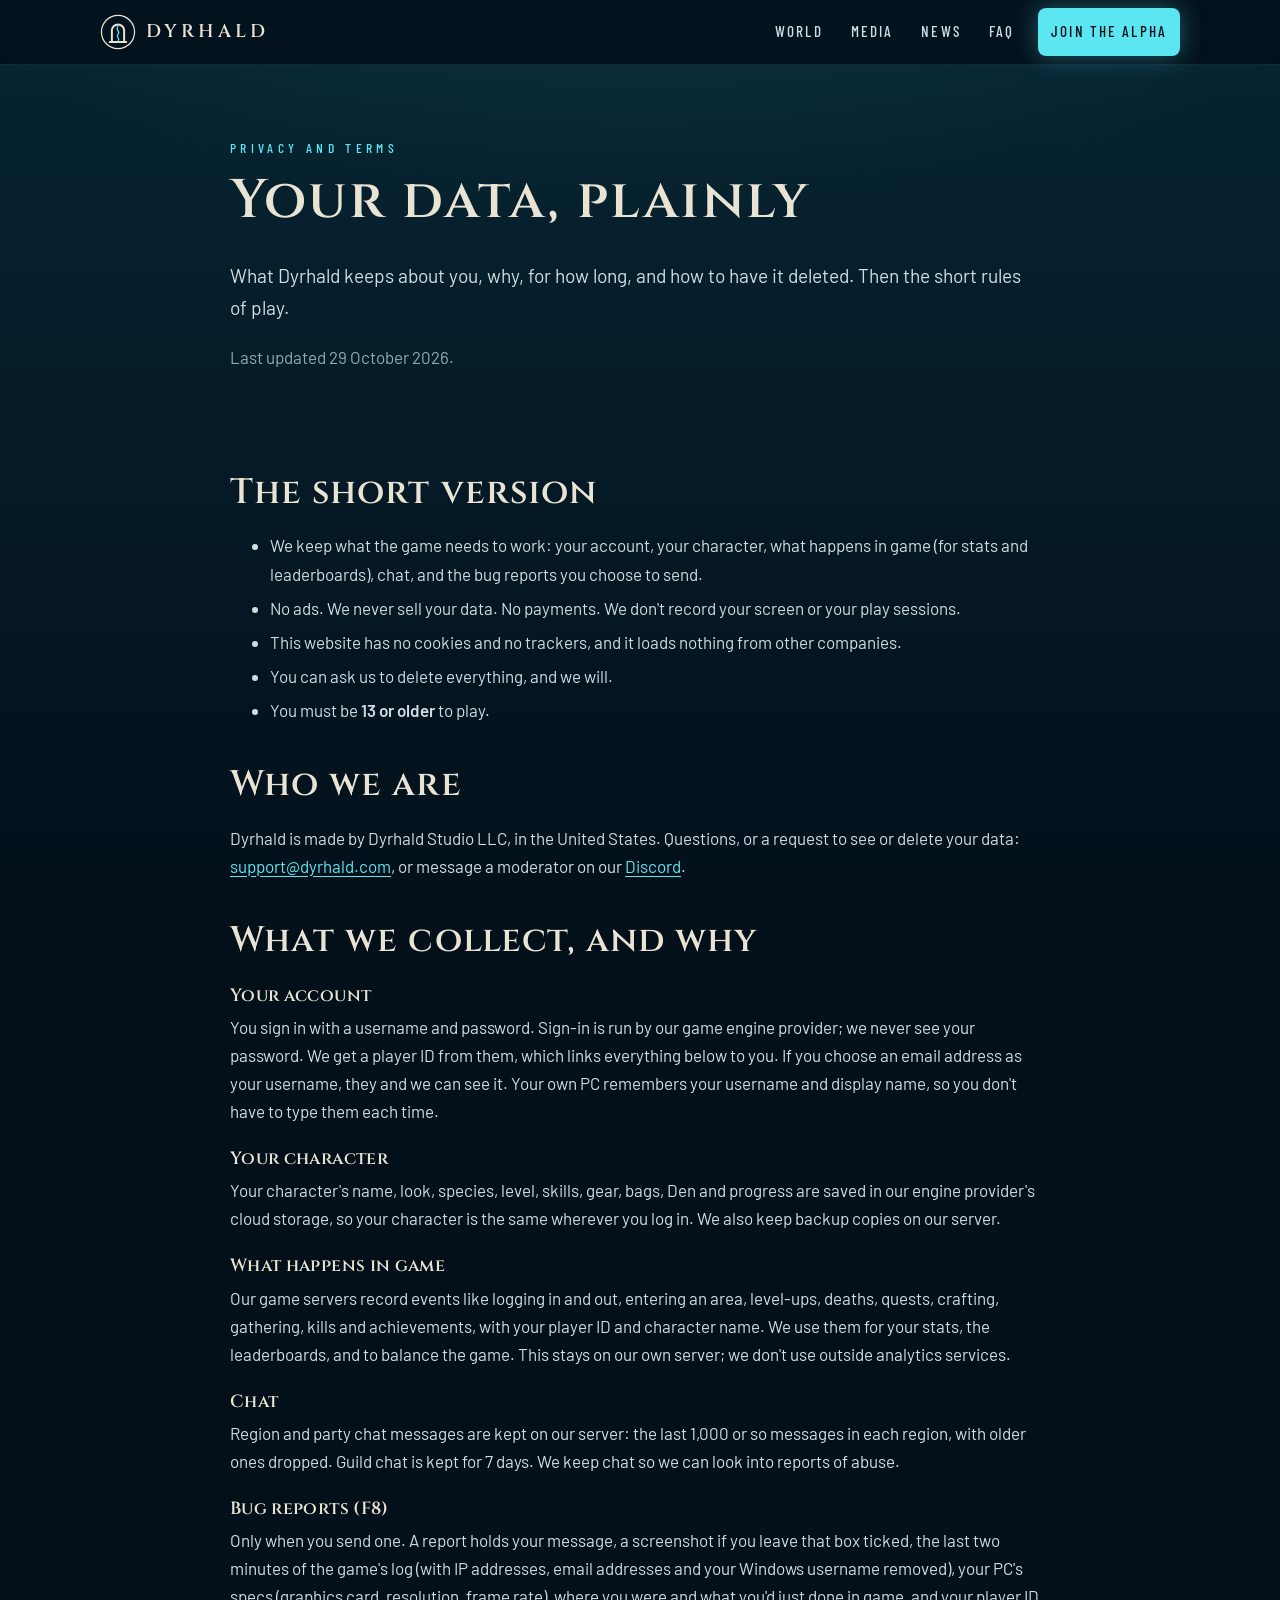
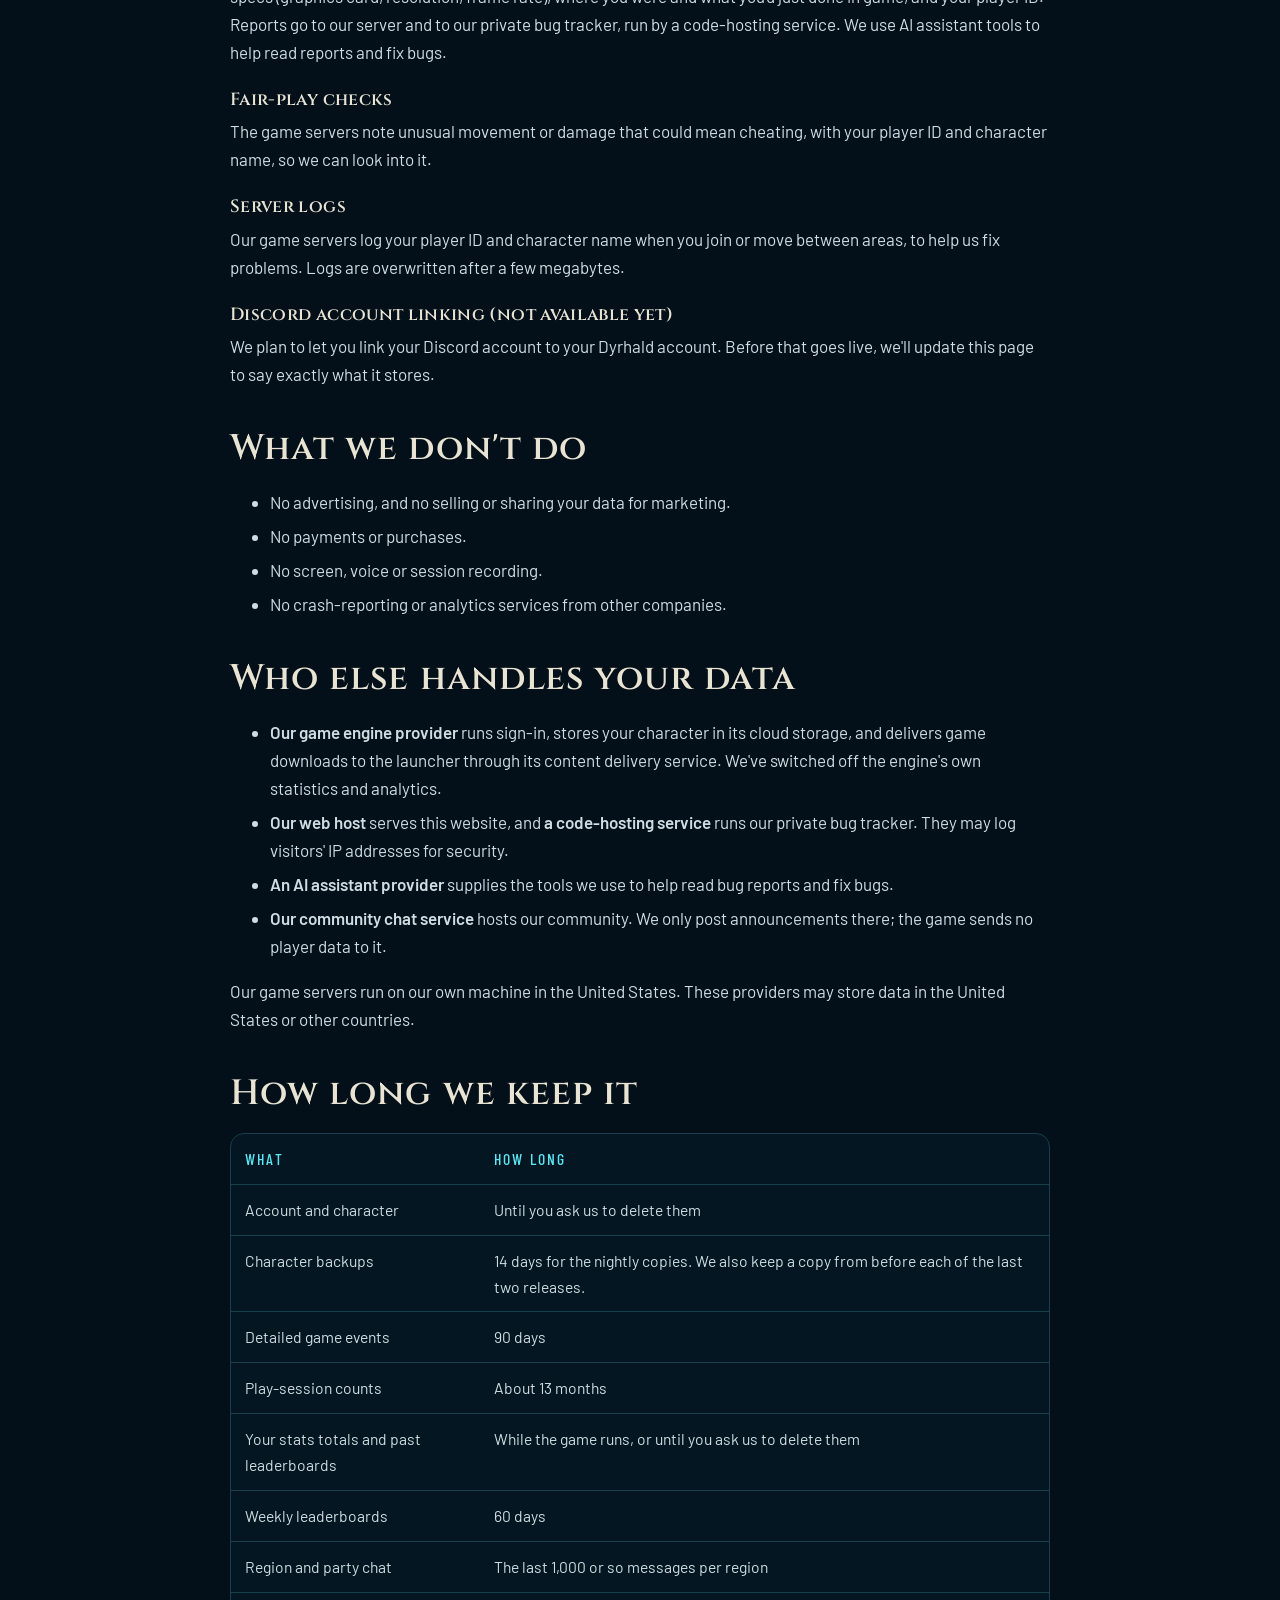
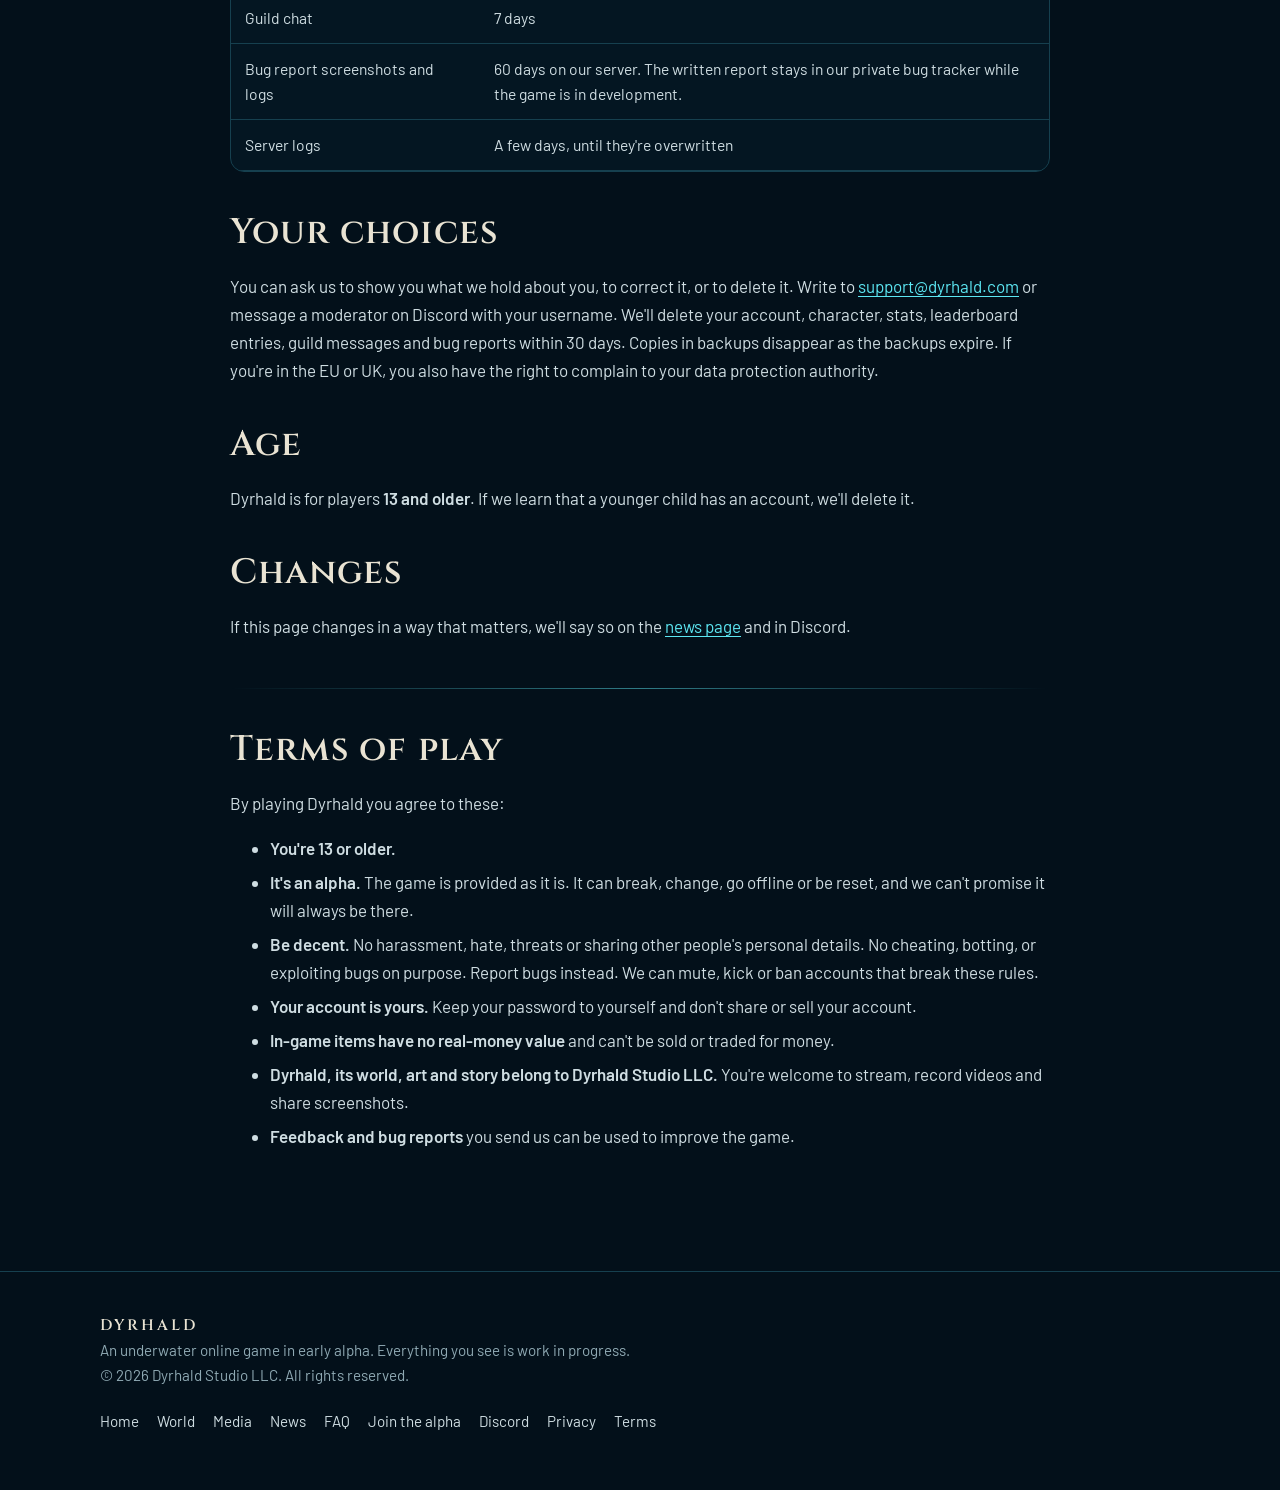
<file: privacy.html>
<!doctype html>
<html lang="en">
<head>
<meta charset="utf-8">
<meta name="viewport" content="width=device-width, initial-scale=1">
<title>Privacy and Terms · Dyrhald</title>
<meta name="description" content="What Dyrhald collects, why, how long it's kept, how to get it deleted, and the rules of play.">
<meta name="theme-color" content="#03101a">
<link rel="canonical" href="https://dyrhald.com/privacy.html">
<link rel="icon" href="favicon.svg" type="image/svg+xml">
<link rel="stylesheet" href="css/style.css">
</head>
<body>
<!-- HEADER:START -->
<a class="skip" href="#main">Skip to content</a>
<header class="site-head">
  <div class="wrap">
    <a class="brand" href="index.html" aria-label="Dyrhald home">
      <svg viewBox="0 0 200 200" aria-hidden="true">
        <circle cx="100" cy="100" r="92" fill="none" stroke="#E9E3D3" stroke-width="7"/>
        <path d="M66 156 V92 A34 34 0 0 1 134 92 V156 Z" fill="none" stroke="#E9E3D3" stroke-width="11" stroke-linejoin="round"/>
        <line x1="54" y1="156" x2="146" y2="156" stroke="#E9E3D3" stroke-width="11" stroke-linecap="round"/>
        <polyline points="100,62 95,84 105,102 96,122 104,140 100,156" fill="none" stroke="#5CE6F2" stroke-width="7" stroke-linejoin="round"/>
      </svg>
      <span>DYRHALD</span>
    </a>
    <button class="nav-toggle" aria-controls="nav" aria-expanded="false" aria-label="Menu">
      <svg viewBox="0 0 24 24" fill="none" stroke="currentColor" stroke-width="2" stroke-linecap="round" aria-hidden="true"><path d="M4 7h16M4 12h16M4 17h16"/></svg>
    </button>
    <nav class="nav" id="nav" aria-label="Main">
      <a href="world.html">World</a>
      <a href="media.html">Media</a>
      <a href="news.html">News</a>
      <a href="faq.html">FAQ</a>
      <a class="btn" href="join.html">Join the alpha</a>
    </nav>
  </div>
</header>
<!-- HEADER:END -->

<main id="main">
  <div class="page-hero">
    <div class="wrap" style="max-width: 860px">
      <p class="eyebrow">Privacy and terms</p>
      <h1>Your data, plainly</h1>
      <p class="lead">What Dyrhald keeps about you, why, for how long, and how to have it deleted. Then the short rules of play.</p>
      <p class="muted">Last updated 29 October 2026.</p>
    </div>
  </div>

  <section class="legal" style="padding-top: 8px">
    <div class="wrap" style="max-width: 860px">

      <h2>The short version</h2>
      <ul>
        <li>We keep what the game needs to work: your account, your character, what happens in game (for stats and leaderboards), chat, and the bug reports you choose to send.</li>
        <li>No ads. We never sell your data. No payments. We don't record your screen or your play sessions.</li>
        <li>This website has no cookies and no trackers, and it loads nothing from other companies.</li>
        <li>You can ask us to delete everything, and we will.</li>
        <li>You must be <strong>13 or older</strong> to play.</li>
      </ul>

      <h2>Who we are</h2>
      <p>Dyrhald is made by Dyrhald Studio LLC, in the United States. Questions, or a request to see or delete your data: <a href="mailto:support@dyrhald.com">support@dyrhald.com</a>, or message a moderator on our <a href="https://discord.gg/HhMNbjZHPn" target="_blank" rel="noopener">Discord</a>.</p>

      <h2>What we collect, and why</h2>

      <h3>Your account</h3>
      <p>You sign in with a username and password. Sign-in is run by our game engine provider; we never see your password. We get a player ID from them, which links everything below to you. If you choose an email address as your username, they and we can see it. Your own PC remembers your username and display name, so you don't have to type them each time.</p>

      <h3>Your character</h3>
      <p>Your character's name, look, species, level, skills, gear, bags, Den and progress are saved in our engine provider's cloud storage, so your character is the same wherever you log in. We also keep backup copies on our server.</p>

      <h3>What happens in game</h3>
      <p>Our game servers record events like logging in and out, entering an area, level-ups, deaths, quests, crafting, gathering, kills and achievements, with your player ID and character name. We use them for your stats, the leaderboards, and to balance the game. This stays on our own server; we don't use outside analytics services.</p>

      <h3>Chat</h3>
      <p>Region and party chat messages are kept on our server: the last 1,000 or so messages in each region, with older ones dropped. Guild chat is kept for 7 days. We keep chat so we can look into reports of abuse.</p>

      <h3>Bug reports (F8)</h3>
      <p>Only when you send one. A report holds your message, a screenshot if you leave that box ticked, the last two minutes of the game's log (with IP addresses, email addresses and your Windows username removed), your PC's specs (graphics card, resolution, frame rate), where you were and what you'd just done in game, and your player ID. Reports go to our server and to our private bug tracker, run by a code-hosting service. We use AI assistant tools to help read reports and fix bugs.</p>

      <h3>Fair-play checks</h3>
      <p>The game servers note unusual movement or damage that could mean cheating, with your player ID and character name, so we can look into it.</p>

      <h3>Server logs</h3>
      <p>Our game servers log your player ID and character name when you join or move between areas, to help us fix problems. Logs are overwritten after a few megabytes.</p>

      <h3>Discord account linking (not available yet)</h3>
      <p>We plan to let you link your Discord account to your Dyrhald account. Before that goes live, we'll update this page to say exactly what it stores.</p>

      <h2>What we don't do</h2>
      <ul>
        <li>No advertising, and no selling or sharing your data for marketing.</li>
        <li>No payments or purchases.</li>
        <li>No screen, voice or session recording.</li>
        <li>No crash-reporting or analytics services from other companies.</li>
      </ul>

      <h2>Who else handles your data</h2>
      <ul>
        <li><strong>Our game engine provider</strong> runs sign-in, stores your character in its cloud storage, and delivers game downloads to the launcher through its content delivery service. We've switched off the engine's own statistics and analytics.</li>
        <li><strong>Our web host</strong> serves this website, and <strong>a code-hosting service</strong> runs our private bug tracker. They may log visitors' IP addresses for security.</li>
        <li><strong>An AI assistant provider</strong> supplies the tools we use to help read bug reports and fix bugs.</li>
        <li><strong>Our community chat service</strong> hosts our community. We only post announcements there; the game sends no player data to it.</li>
      </ul>
      <p>Our game servers run on our own machine in the United States. These providers may store data in the United States or other countries.</p>

      <h2>How long we keep it</h2>
      <div class="table-box">
        <table class="compare">
          <thead><tr><th>What</th><th>How long</th></tr></thead>
          <tbody>
            <tr><td>Account and character</td><td>Until you ask us to delete them</td></tr>
            <tr><td>Character backups</td><td>14 days for the nightly copies. We also keep a copy from before each of the last two releases.</td></tr>
            <tr><td>Detailed game events</td><td>90 days</td></tr>
            <tr><td>Play-session counts</td><td>About 13 months</td></tr>
            <tr><td>Your stats totals and past leaderboards</td><td>While the game runs, or until you ask us to delete them</td></tr>
            <tr><td>Weekly leaderboards</td><td>60 days</td></tr>
            <tr><td>Region and party chat</td><td>The last 1,000 or so messages per region</td></tr>
            <tr><td>Guild chat</td><td>7 days</td></tr>
            <tr><td>Bug report screenshots and logs</td><td>60 days on our server. The written report stays in our private bug tracker while the game is in development.</td></tr>
            <tr><td>Server logs</td><td>A few days, until they're overwritten</td></tr>
          </tbody>
        </table>
      </div>

      <h2>Your choices</h2>
      <p>You can ask us to show you what we hold about you, to correct it, or to delete it. Write to <a href="mailto:support@dyrhald.com">support@dyrhald.com</a> or message a moderator on Discord with your username. We'll delete your account, character, stats, leaderboard entries, guild messages and bug reports within 30 days. Copies in backups disappear as the backups expire. If you're in the EU or UK, you also have the right to complain to your data protection authority.</p>

      <h2>Age</h2>
      <p>Dyrhald is for players <strong>13 and older</strong>. If we learn that a younger child has an account, we'll delete it.</p>

      <h2>Changes</h2>
      <p>If this page changes in a way that matters, we'll say so on the <a href="news.html">news page</a> and in Discord.</p>

      <hr class="glowline" style="margin: 48px 0 40px">

      <h2 id="terms">Terms of play</h2>
      <p>By playing Dyrhald you agree to these:</p>
      <ul>
        <li><strong>You're 13 or older.</strong></li>
        <li><strong>It's an alpha.</strong> The game is provided as it is. It can break, change, go offline or be reset, and we can't promise it will always be there.</li>
        <li><strong>Be decent.</strong> No harassment, hate, threats or sharing other people's personal details. No cheating, botting, or exploiting bugs on purpose. Report bugs instead. We can mute, kick or ban accounts that break these rules.</li>
        <li><strong>Your account is yours.</strong> Keep your password to yourself and don't share or sell your account.</li>
        <li><strong>In-game items have no real-money value</strong> and can't be sold or traded for money.</li>
        <li><strong>Dyrhald, its world, art and story belong to Dyrhald Studio LLC.</strong> You're welcome to stream, record videos and share screenshots.</li>
        <li><strong>Feedback and bug reports</strong> you send us can be used to improve the game.</li>
      </ul>
    </div>
  </section>
</main>

<!-- FOOTER:START -->
<footer class="site-foot">
  <div class="wrap">
    <div>
      <strong style="font-family: var(--display); letter-spacing: 0.2em; color: var(--bone)">DYRHALD</strong><br>
      An underwater online game in early alpha. Everything you see is work in progress.<br>
      &copy; 2026 Dyrhald Studio LLC. All rights reserved.
    </div>
    <nav aria-label="Footer">
      <a href="index.html">Home</a>
      <a href="world.html">World</a>
      <a href="media.html">Media</a>
      <a href="news.html">News</a>
      <a href="faq.html">FAQ</a>
      <a href="join.html">Join the alpha</a>
      <a data-link="discord" href="https://discord.gg/HhMNbjZHPn" target="_blank" rel="noopener">Discord</a>
      <a href="privacy.html">Privacy</a>
      <a href="privacy.html#terms">Terms</a>
    </nav>
  </div>
</footer>
<script src="js/site.js"></script>
<!-- FOOTER:END -->
</body>
</html>
</file>
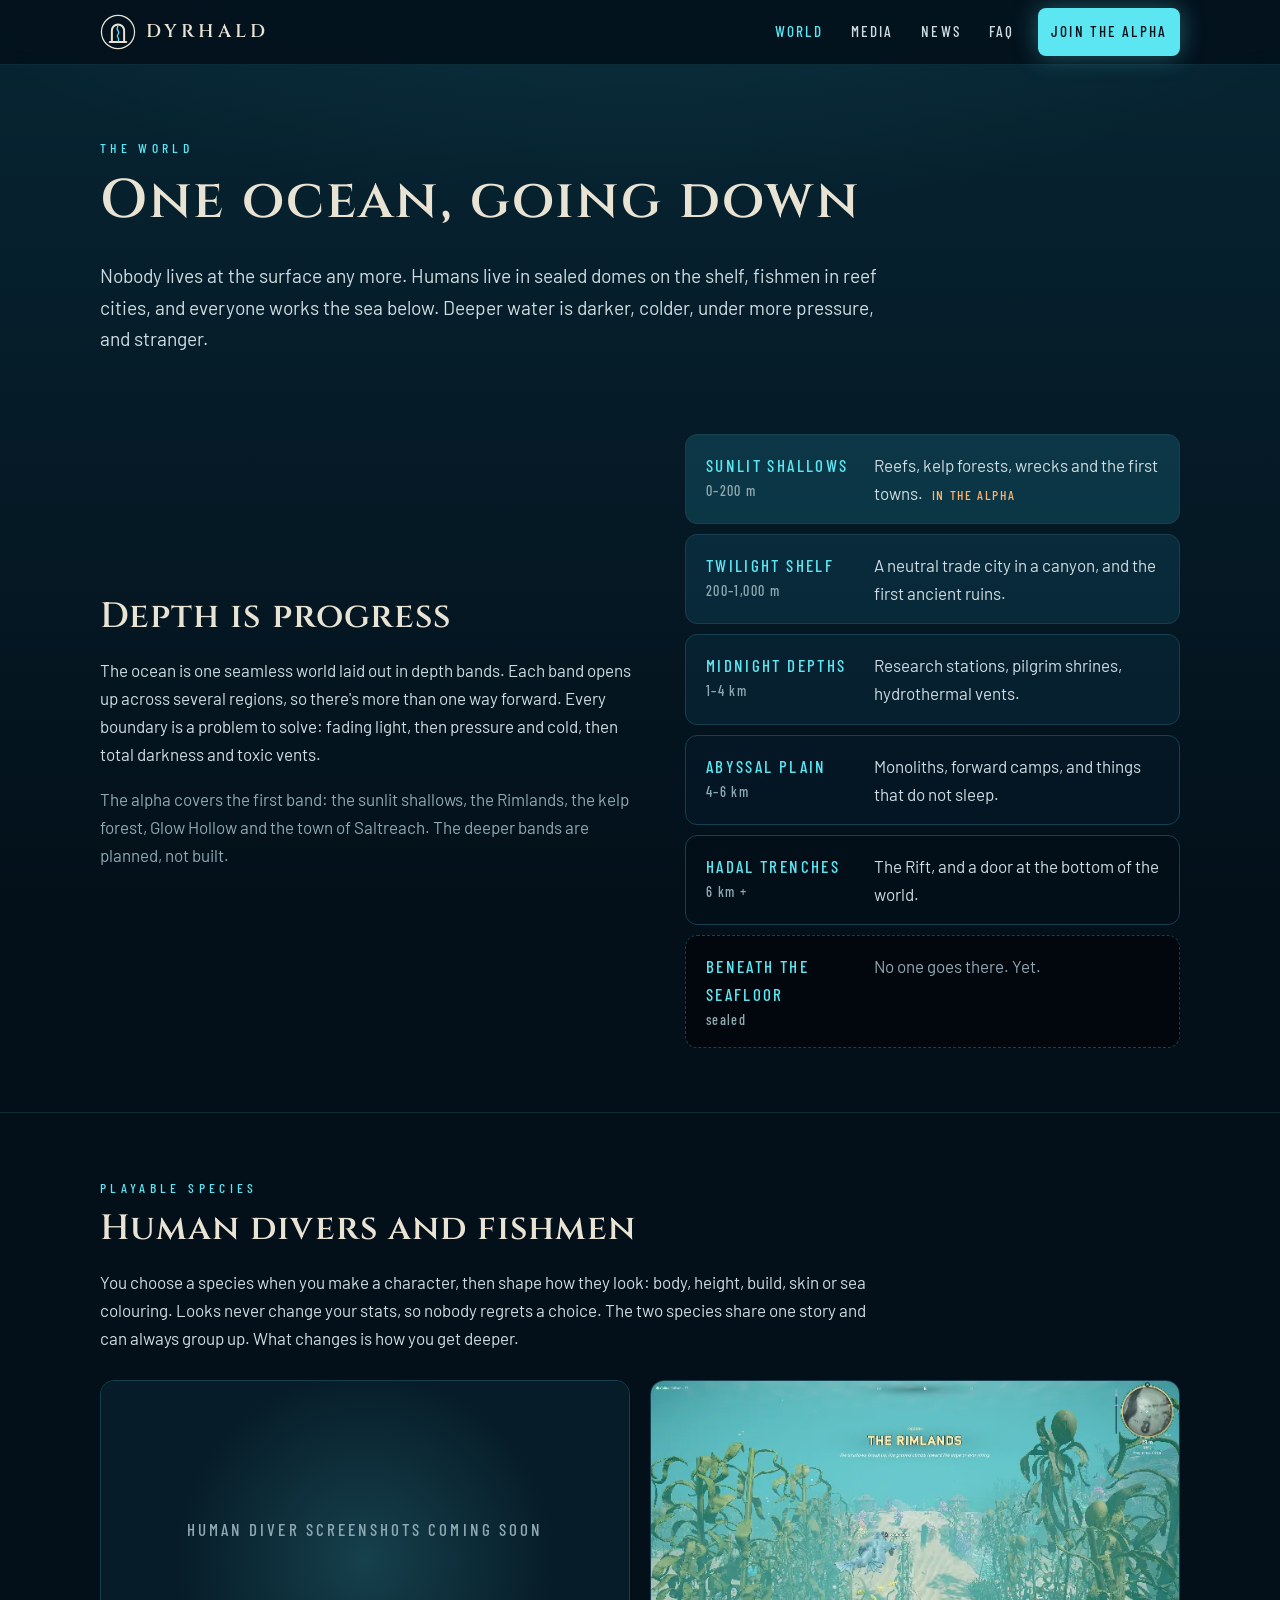
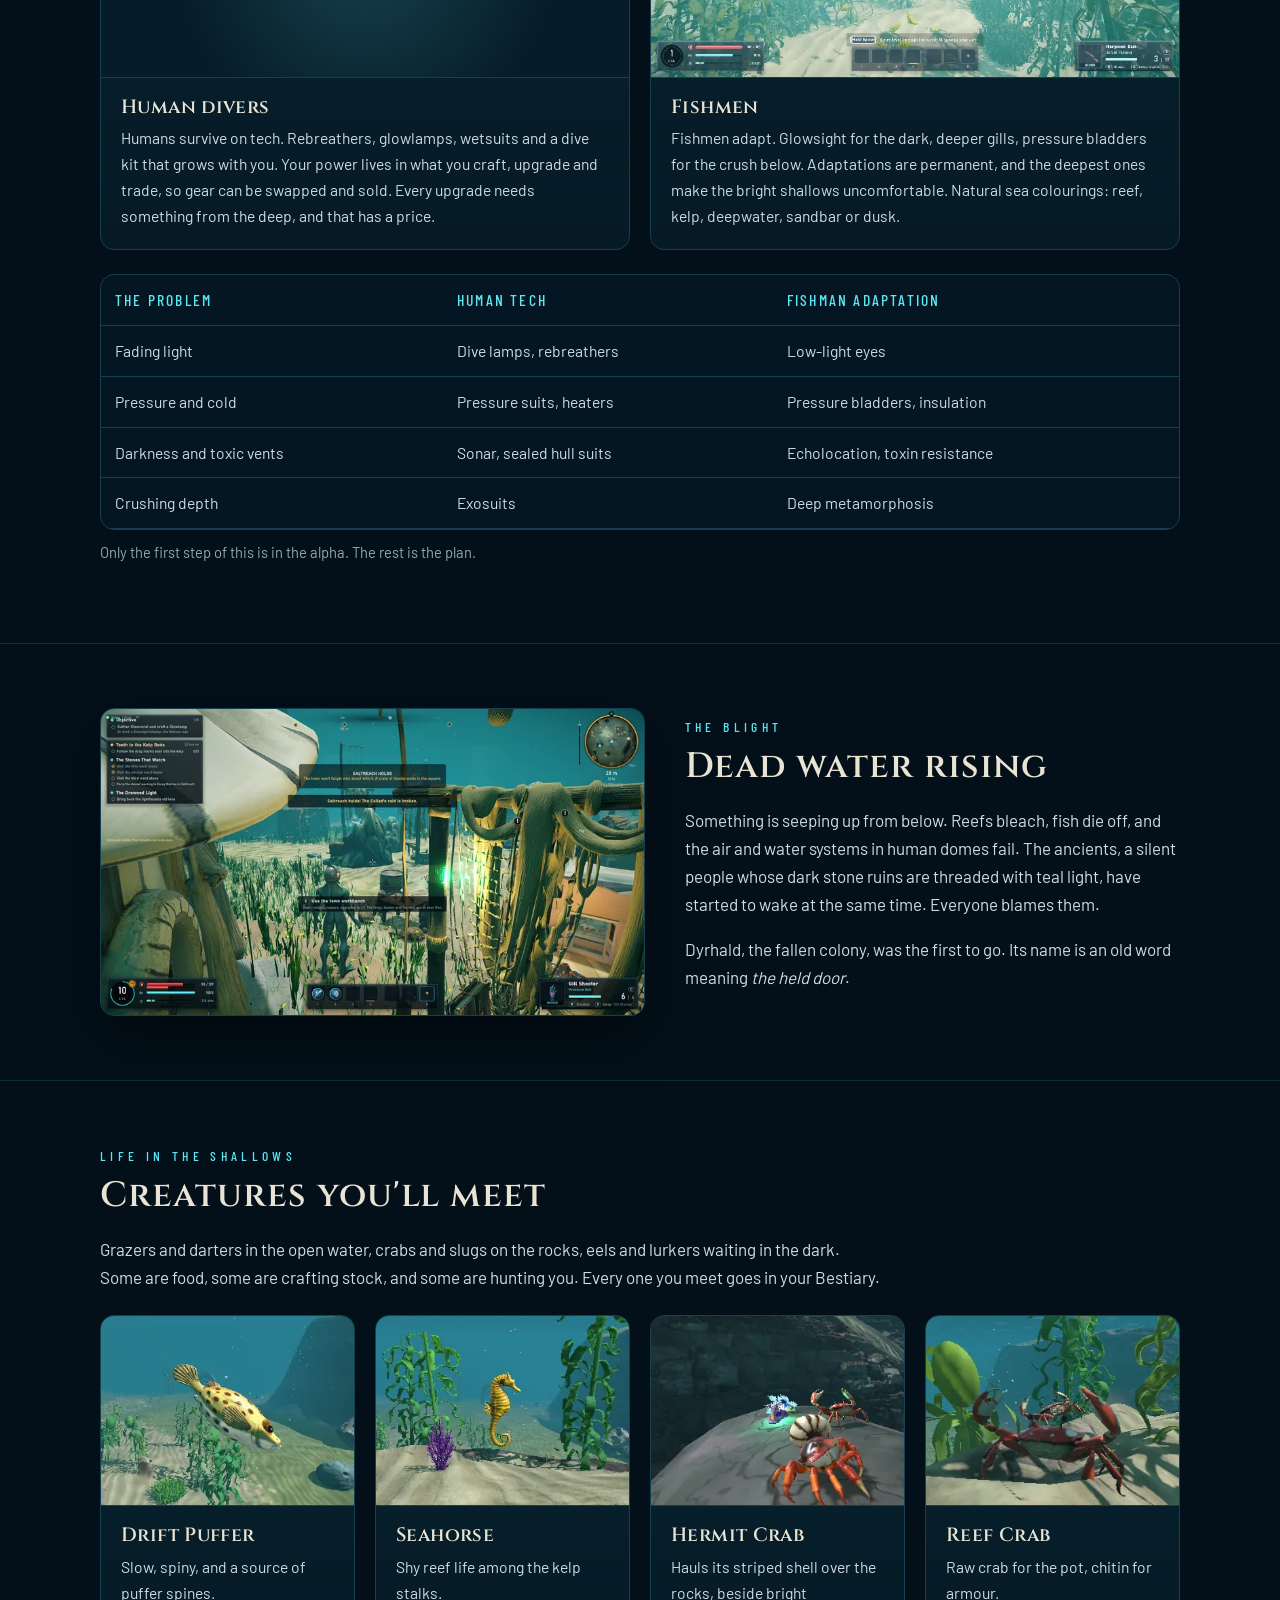
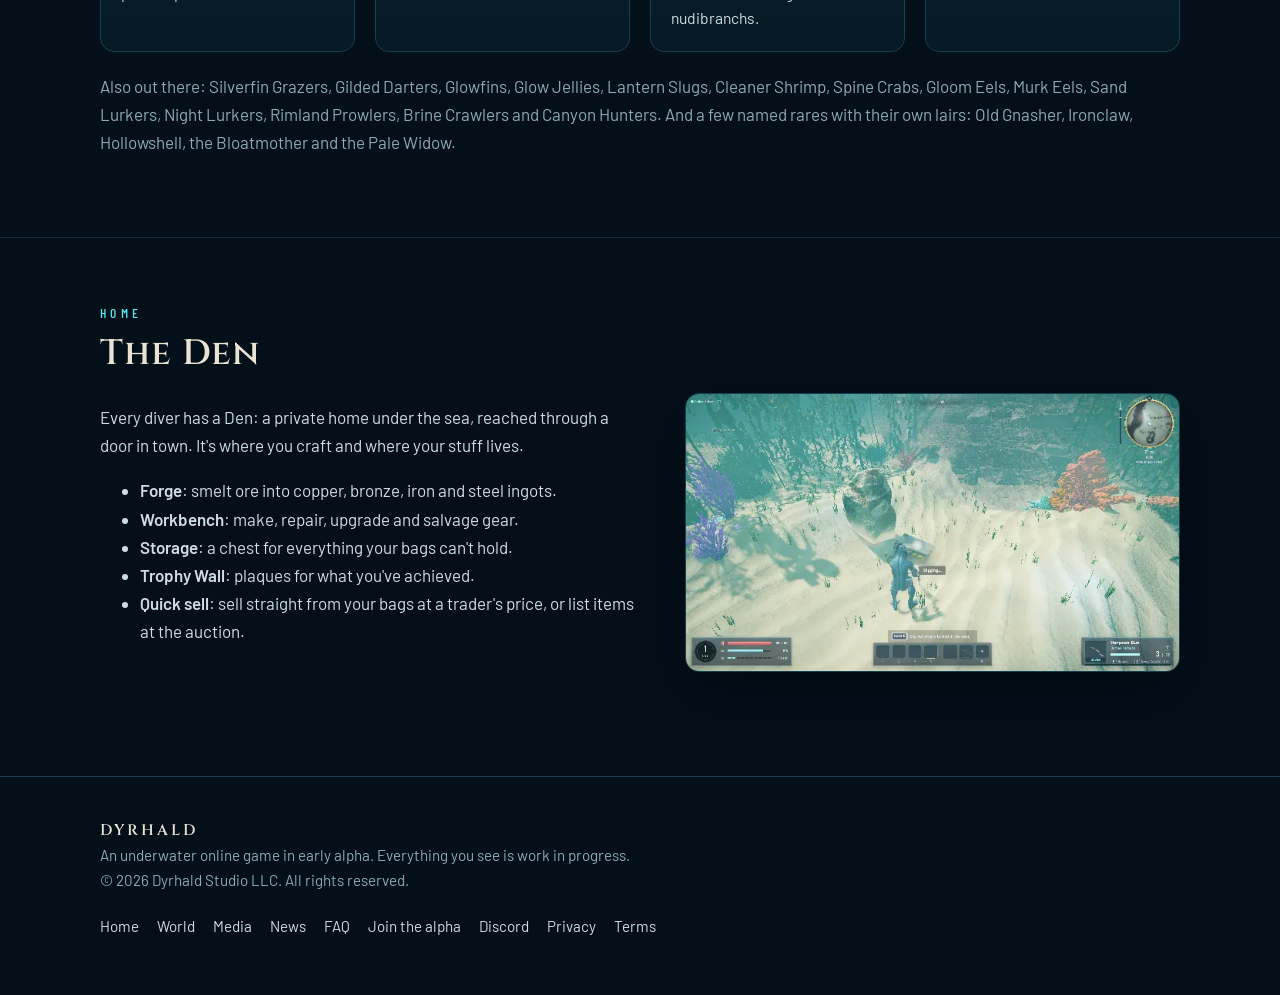
<file: world.html>
<!doctype html>
<html lang="en">
<head>
<meta charset="utf-8">
<meta name="viewport" content="width=device-width, initial-scale=1">
<title>The World · Dyrhald</title>
<meta name="description" content="The ocean of Dyrhald: five depth bands, two playable species, and the creatures of the shallows.">
<meta name="theme-color" content="#03101a">
<link rel="canonical" href="https://dyrhald.com/world.html">
<meta property="og:title" content="The World · Dyrhald">
<meta property="og:description" content="The ocean of Dyrhald: five depth bands, two playable species, and the creatures of the shallows.">
<meta property="og:url" content="https://dyrhald.com/world.html">
<meta property="og:type" content="website">
<meta property="og:site_name" content="Dyrhald">
<meta name="twitter:card" content="summary_large_image">
<meta property="og:image" content="https://dyrhald.com/img/og-image.jpg">
<link rel="icon" href="favicon.svg" type="image/svg+xml">
<link rel="stylesheet" href="css/style.css">
</head>
<body>
<!-- HEADER:START -->
<a class="skip" href="#main">Skip to content</a>
<header class="site-head">
  <div class="wrap">
    <a class="brand" href="index.html" aria-label="Dyrhald home">
      <svg viewBox="0 0 200 200" aria-hidden="true">
        <circle cx="100" cy="100" r="92" fill="none" stroke="#E9E3D3" stroke-width="7"/>
        <path d="M66 156 V92 A34 34 0 0 1 134 92 V156 Z" fill="none" stroke="#E9E3D3" stroke-width="11" stroke-linejoin="round"/>
        <line x1="54" y1="156" x2="146" y2="156" stroke="#E9E3D3" stroke-width="11" stroke-linecap="round"/>
        <polyline points="100,62 95,84 105,102 96,122 104,140 100,156" fill="none" stroke="#5CE6F2" stroke-width="7" stroke-linejoin="round"/>
      </svg>
      <span>DYRHALD</span>
    </a>
    <button class="nav-toggle" aria-controls="nav" aria-expanded="false" aria-label="Menu">
      <svg viewBox="0 0 24 24" fill="none" stroke="currentColor" stroke-width="2" stroke-linecap="round" aria-hidden="true"><path d="M4 7h16M4 12h16M4 17h16"/></svg>
    </button>
    <nav class="nav" id="nav" aria-label="Main">
      <a href="world.html">World</a>
      <a href="media.html">Media</a>
      <a href="news.html">News</a>
      <a href="faq.html">FAQ</a>
      <a class="btn" href="join.html">Join the alpha</a>
    </nav>
  </div>
</header>
<!-- HEADER:END -->

<main id="main">
  <div class="page-hero">
    <div class="wrap">
      <p class="eyebrow">The world</p>
      <h1>One ocean, going down</h1>
      <p class="lead">Nobody lives at the surface any more. Humans live in sealed domes on the shelf, fishmen in reef cities, and everyone works the sea below. Deeper water is darker, colder, under more pressure, and stranger.</p>
    </div>
  </div>

  <section style="padding-top: 24px">
    <div class="wrap split">
      <div>
        <h2>Depth is progress</h2>
        <p>The ocean is one seamless world laid out in depth bands. Each band opens up across several regions, so there's more than one way forward. Every boundary is a problem to solve: fading light, then pressure and cold, then total darkness and toxic vents.</p>
        <p class="muted">The alpha covers the first band: the sunlit shallows, the Rimlands, the kelp forest, Glow Hollow and the town of Saltreach. The deeper bands are planned, not built.</p>
      </div>
      <div class="depths" aria-label="Depth bands">
        <div class="band"><div><b>Sunlit shallows</b><small>0–200 m</small></div><div>Reefs, kelp forests, wrecks and the first towns. <span class="here">In the alpha</span></div></div>
        <div class="band"><div><b>Twilight shelf</b><small>200–1,000 m</small></div><div>A neutral trade city in a canyon, and the first ancient ruins.</div></div>
        <div class="band"><div><b>Midnight depths</b><small>1–4 km</small></div><div>Research stations, pilgrim shrines, hydrothermal vents.</div></div>
        <div class="band"><div><b>Abyssal plain</b><small>4–6 km</small></div><div>Monoliths, forward camps, and things that do not sleep.</div></div>
        <div class="band"><div><b>Hadal trenches</b><small>6 km +</small></div><div>The Rift, and a door at the bottom of the world.</div></div>
        <div class="band"><div><b>Beneath the seafloor</b><small>sealed</small></div><div class="muted">No one goes there. Yet.</div></div>
      </div>
    </div>
  </section>

  <section id="species">
    <div class="wrap">
      <p class="eyebrow">Playable species</p>
      <h2>Human divers and fishmen</h2>
      <p style="max-width: 46em">You choose a species when you make a character, then shape how they look: body, height, build, skin or sea colouring. Looks never change your stats, so nobody regrets a choice. The two species share one story and can always group up. What changes is how you get deeper.</p>
      <div class="grid two" style="margin-top: 28px">
        <article class="card">
          <div class="placeholder" role="img" aria-label="Human diver screenshots coming soon">
            <span>Human diver screenshots coming soon</span>
          </div>
          <div class="body">
            <h3>Human divers</h3>
            <p>Humans survive on tech. Rebreathers, glowlamps, wetsuits and a dive kit that grows with you. Your power lives in what you craft, upgrade and trade, so gear can be swapped and sold. Every upgrade needs something from the deep, and that has a price.</p>
          </div>
        </article>
        <article class="card">
          <img src="img/hb-swim.webp" alt="A fishman swims through the kelp" loading="lazy" width="640" height="360">
          <div class="body">
            <h3>Fishmen</h3>
            <p>Fishmen adapt. Glowsight for the dark, deeper gills, pressure bladders for the crush below. Adaptations are permanent, and the deepest ones make the bright shallows uncomfortable. Natural sea colourings: reef, kelp, deepwater, sandbar or dusk.</p>
          </div>
        </article>
      </div>
      <div class="table-box" style="margin-top: 24px">
        <table class="compare">
          <thead><tr><th>The problem</th><th>Human tech</th><th>Fishman adaptation</th></tr></thead>
          <tbody>
            <tr><td>Fading light</td><td>Dive lamps, rebreathers</td><td>Low-light eyes</td></tr>
            <tr><td>Pressure and cold</td><td>Pressure suits, heaters</td><td>Pressure bladders, insulation</td></tr>
            <tr><td>Darkness and toxic vents</td><td>Sonar, sealed hull suits</td><td>Echolocation, toxin resistance</td></tr>
            <tr><td>Crushing depth</td><td>Exosuits</td><td>Deep metamorphosis</td></tr>
          </tbody>
        </table>
      </div>
      <p class="muted" style="margin-top: 10px; font-size: 0.92rem">Only the first step of this is in the alpha. The rest is the plan.</p>
    </div>
  </section>

  <section>
    <div class="wrap split flip">
      <div>
        <p class="eyebrow">The blight</p>
        <h2>Dead water rising</h2>
        <p>Something is seeping up from below. Reefs bleach, fish die off, and the air and water systems in human domes fail. The ancients, a silent people whose dark stone ruins are threaded with teal light, have started to wake at the same time. Everyone blames them.</p>
        <p>Dyrhald, the fallen colony, was the first to go. Its name is an old word meaning <em>the held door</em>.</p>
      </div>
      <div class="frame">
        <img src="img/shot-wreck-sm.webp" alt="A wrecked hull covered in kelp, with a glowing marker" loading="lazy" width="800" height="450">
      </div>
    </div>
  </section>

  <section>
    <div class="wrap">
      <p class="eyebrow">Life in the shallows</p>
      <h2>Creatures you'll meet</h2>
      <p style="max-width: 46em">Grazers and darters in the open water, crabs and slugs on the rocks, eels and lurkers waiting in the dark. Some are food, some are crafting stock, and some are hunting you. Every one you meet goes in your Bestiary.</p>
      <div class="grid four" style="margin-top: 24px">
        <article class="card crit"><img src="img/crit-puffer.webp" alt="A spotted yellow puffer fish" loading="lazy" width="320" height="240"><div class="body"><h3>Drift Puffer</h3><p>Slow, spiny, and a source of puffer spines.</p></div></article>
        <article class="card crit"><img src="img/crit-seahorse.webp" alt="A golden seahorse by the kelp" loading="lazy" width="320" height="240"><div class="body"><h3>Seahorse</h3><p>Shy reef life among the kelp stalks.</p></div></article>
        <article class="card crit"><img src="img/crit-hermit.webp" alt="A hermit crab in a striped shell and a red crab on a rock" loading="lazy" width="320" height="240"><div class="body"><h3>Hermit Crab</h3><p>Hauls its striped shell over the rocks, beside bright nudibranchs.</p></div></article>
        <article class="card crit"><img src="img/crit-crab.webp" alt="A red reef crab on the sand" loading="lazy" width="320" height="240"><div class="body"><h3>Reef Crab</h3><p>Raw crab for the pot, chitin for armour.</p></div></article>
      </div>
      <p class="muted" style="margin-top: 20px">Also out there: Silverfin Grazers, Gilded Darters, Glowfins, Glow Jellies, Lantern Slugs, Cleaner Shrimp, Spine Crabs, Gloom Eels, Murk Eels, Sand Lurkers, Night Lurkers, Rimland Prowlers, Brine Crawlers and Canyon Hunters. And a few named rares with their own lairs: Old Gnasher, Ironclaw, Hollowshell, the Bloatmother and the Pale Widow.</p>
    </div>
  </section>

  <section>
    <div class="wrap">
      <p class="eyebrow">Home</p>
      <h2>The Den</h2>
      <div class="split">
        <div>
          <p>Every diver has a Den: a private home under the sea, reached through a door in town. It's where you craft and where your stuff lives.</p>
          <ul>
            <li><strong>Forge</strong>: smelt ore into copper, bronze, iron and steel ingots.</li>
            <li><strong>Workbench</strong>: make, repair, upgrade and salvage gear.</li>
            <li><strong>Storage</strong>: a chest for everything your bags can't hold.</li>
            <li><strong>Trophy Wall</strong>: plaques for what you've achieved.</li>
            <li><strong>Quick sell</strong>: sell straight from your bags at a trader's price, or list items at the auction.</li>
          </ul>
        </div>
        <div class="frame"><img src="img/hb-dig.webp" alt="A diver digging in the sand near a boulder" loading="lazy" width="640" height="360" style="width: 100%"></div>
      </div>
    </div>
  </section>
</main>

<!-- FOOTER:START -->
<footer class="site-foot">
  <div class="wrap">
    <div>
      <strong style="font-family: var(--display); letter-spacing: 0.2em; color: var(--bone)">DYRHALD</strong><br>
      An underwater online game in early alpha. Everything you see is work in progress.<br>
      &copy; 2026 Dyrhald Studio LLC. All rights reserved.
    </div>
    <nav aria-label="Footer">
      <a href="index.html">Home</a>
      <a href="world.html">World</a>
      <a href="media.html">Media</a>
      <a href="news.html">News</a>
      <a href="faq.html">FAQ</a>
      <a href="join.html">Join the alpha</a>
      <a data-link="discord" href="https://discord.gg/HhMNbjZHPn" target="_blank" rel="noopener">Discord</a>
      <a href="privacy.html">Privacy</a>
      <a href="privacy.html#terms">Terms</a>
    </nav>
  </div>
</footer>
<script src="js/site.js"></script>
<!-- FOOTER:END -->
</body>
</html>
</file>
<file: css/style.css>
/* Dyrhald website - one stylesheet for every page. */

/* Fonts, served from this site (fonts/), not from Google: Barlow, Barlow Condensed and Cinzel, SIL Open Font License (fonts/OFL-*.txt). */
/* Barlow 400, latin-ext */
@font-face {
  font-family: 'Barlow';
  font-style: normal;
  font-weight: 400;
  font-display: swap;
  src: url(../fonts/barlow-400-latin-ext.woff2) format('woff2');
  unicode-range: U+0100-02BA, U+02BD-02C5, U+02C7-02CC, U+02CE-02D7, U+02DD-02FF, U+0304, U+0308, U+0329, U+1D00-1DBF, U+1E00-1E9F, U+1EF2-1EFF, U+2020, U+20A0-20AB, U+20AD-20C4, U+2113, U+2C60-2C7F, U+A720-A7FF;
}
/* Barlow 400, latin */
@font-face {
  font-family: 'Barlow';
  font-style: normal;
  font-weight: 400;
  font-display: swap;
  src: url(../fonts/barlow-400-latin.woff2) format('woff2');
  unicode-range: U+0000-00FF, U+0131, U+0152-0153, U+02BB-02BC, U+02C6, U+02DA, U+02DC, U+0304, U+0308, U+0329, U+2000-206F, U+20AC, U+2122, U+2191, U+2193, U+2212, U+2215, U+FEFF, U+FFFD;
}
/* Barlow 600, latin-ext */
@font-face {
  font-family: 'Barlow';
  font-style: normal;
  font-weight: 600;
  font-display: swap;
  src: url(../fonts/barlow-600-latin-ext.woff2) format('woff2');
  unicode-range: U+0100-02BA, U+02BD-02C5, U+02C7-02CC, U+02CE-02D7, U+02DD-02FF, U+0304, U+0308, U+0329, U+1D00-1DBF, U+1E00-1E9F, U+1EF2-1EFF, U+2020, U+20A0-20AB, U+20AD-20C4, U+2113, U+2C60-2C7F, U+A720-A7FF;
}
/* Barlow 600, latin */
@font-face {
  font-family: 'Barlow';
  font-style: normal;
  font-weight: 600;
  font-display: swap;
  src: url(../fonts/barlow-600-latin.woff2) format('woff2');
  unicode-range: U+0000-00FF, U+0131, U+0152-0153, U+02BB-02BC, U+02C6, U+02DA, U+02DC, U+0304, U+0308, U+0329, U+2000-206F, U+20AC, U+2122, U+2191, U+2193, U+2212, U+2215, U+FEFF, U+FFFD;
}
/* Barlow Condensed 500, latin-ext */
@font-face {
  font-family: 'Barlow Condensed';
  font-style: normal;
  font-weight: 500;
  font-display: swap;
  src: url(../fonts/barlow-condensed-500-latin-ext.woff2) format('woff2');
  unicode-range: U+0100-02BA, U+02BD-02C5, U+02C7-02CC, U+02CE-02D7, U+02DD-02FF, U+0304, U+0308, U+0329, U+1D00-1DBF, U+1E00-1E9F, U+1EF2-1EFF, U+2020, U+20A0-20AB, U+20AD-20C4, U+2113, U+2C60-2C7F, U+A720-A7FF;
}
/* Barlow Condensed 500, latin */
@font-face {
  font-family: 'Barlow Condensed';
  font-style: normal;
  font-weight: 500;
  font-display: swap;
  src: url(../fonts/barlow-condensed-500-latin.woff2) format('woff2');
  unicode-range: U+0000-00FF, U+0131, U+0152-0153, U+02BB-02BC, U+02C6, U+02DA, U+02DC, U+0304, U+0308, U+0329, U+2000-206F, U+20AC, U+2122, U+2191, U+2193, U+2212, U+2215, U+FEFF, U+FFFD;
}
/* Cinzel 500, latin-ext */
@font-face {
  font-family: 'Cinzel';
  font-style: normal;
  font-weight: 500;
  font-display: swap;
  src: url(../fonts/cinzel-500-latin-ext.woff2) format('woff2');
  unicode-range: U+0100-02BA, U+02BD-02C5, U+02C7-02CC, U+02CE-02D7, U+02DD-02FF, U+0304, U+0308, U+0329, U+1D00-1DBF, U+1E00-1E9F, U+1EF2-1EFF, U+2020, U+20A0-20AB, U+20AD-20C4, U+2113, U+2C60-2C7F, U+A720-A7FF;
}
/* Cinzel 500, latin */
@font-face {
  font-family: 'Cinzel';
  font-style: normal;
  font-weight: 500;
  font-display: swap;
  src: url(../fonts/cinzel-500-latin.woff2) format('woff2');
  unicode-range: U+0000-00FF, U+0131, U+0152-0153, U+02BB-02BC, U+02C6, U+02DA, U+02DC, U+0304, U+0308, U+0329, U+2000-206F, U+20AC, U+2122, U+2191, U+2193, U+2212, U+2215, U+FEFF, U+FFFD;
}
/* Cinzel 600, latin-ext */
@font-face {
  font-family: 'Cinzel';
  font-style: normal;
  font-weight: 600;
  font-display: swap;
  src: url(../fonts/cinzel-500-latin-ext.woff2) format('woff2');
  unicode-range: U+0100-02BA, U+02BD-02C5, U+02C7-02CC, U+02CE-02D7, U+02DD-02FF, U+0304, U+0308, U+0329, U+1D00-1DBF, U+1E00-1E9F, U+1EF2-1EFF, U+2020, U+20A0-20AB, U+20AD-20C4, U+2113, U+2C60-2C7F, U+A720-A7FF;
}
/* Cinzel 600, latin */
@font-face {
  font-family: 'Cinzel';
  font-style: normal;
  font-weight: 600;
  font-display: swap;
  src: url(../fonts/cinzel-500-latin.woff2) format('woff2');
  unicode-range: U+0000-00FF, U+0131, U+0152-0153, U+02BB-02BC, U+02C6, U+02DA, U+02DC, U+0304, U+0308, U+0329, U+2000-206F, U+20AC, U+2122, U+2191, U+2193, U+2212, U+2215, U+FEFF, U+FFFD;
}
:root {
  --abyss: #03101a;
  --deep: #061c28;
  --shelf: #0a2a38;
  --line: #16404f;
  --glow: #5ce6f2;
  --bio: #8dffcf;
  --ember: #ffb36b;
  --bone: #e9e3d3;
  --text: #cfdde2;
  --muted: #8fa9b3;
  --radius: 14px;
  --wrap: 1120px;
  --display: "Cinzel", "Times New Roman", serif;
  --label: "Barlow Condensed", "Arial Narrow", sans-serif;
  --body: "Barlow", "Segoe UI", system-ui, sans-serif;
}

* { box-sizing: border-box; }
html { scroll-behavior: smooth; }
body {
  margin: 0;
  background: var(--abyss);
  background-image:
    radial-gradient(1200px 600px at 50% -200px, rgba(92, 230, 242, 0.10), transparent 70%),
    linear-gradient(180deg, #072533 0, var(--abyss) 900px);
  background-repeat: no-repeat;
  color: var(--text);
  font: 17px/1.65 var(--body);
  -webkit-font-smoothing: antialiased;
}
img { max-width: 100%; height: auto; display: block; }
a { color: var(--glow); text-underline-offset: 3px; }
a:hover { color: var(--bone); }
h1, h2, h3 { font-family: var(--display); color: var(--bone); font-weight: 600; line-height: 1.2; margin: 0 0 0.5em; }
h1 { font-size: clamp(2rem, 5vw, 3.4rem); letter-spacing: 0.04em; }
h2 { font-size: clamp(1.5rem, 3.2vw, 2.2rem); letter-spacing: 0.03em; }
h3 { font-size: 1.2rem; letter-spacing: 0.02em; }
p { margin: 0 0 1em; }
.wrap { max-width: var(--wrap); margin: 0 auto; padding: 0 20px; }
.eyebrow {
  font-family: var(--label); text-transform: uppercase; letter-spacing: 0.32em;
  font-size: 0.85rem; color: var(--glow); margin: 0 0 0.6em;
}
code { font-family: Consolas, "Courier New", monospace; font-size: 0.92em; color: var(--bone); background: rgba(92, 230, 242, 0.1); padding: 1px 6px; border-radius: 5px; }
.lead { font-size: 1.2rem; color: var(--bone); max-width: 42em; }
.muted { color: var(--muted); }
.skip { position: absolute; left: -999px; }
.skip:focus { left: 12px; top: 12px; z-index: 99; background: var(--bone); color: var(--abyss); padding: 8px 12px; }

/* Header and nav */
.site-head {
  position: sticky; top: 0; z-index: 50;
  background: rgba(3, 16, 26, 0.86);
  backdrop-filter: blur(10px); -webkit-backdrop-filter: blur(10px);
  border-bottom: 1px solid rgba(92, 230, 242, 0.12);
}
.site-head .wrap { display: flex; align-items: center; gap: 20px; min-height: 64px; }
.brand { display: flex; align-items: center; gap: 10px; text-decoration: none; color: var(--bone); }
.brand svg { width: 36px; height: 36px; flex: none; }
.brand span { font-family: var(--display); font-weight: 600; letter-spacing: 0.22em; font-size: 1.15rem; }
.nav { margin-left: auto; display: flex; align-items: center; gap: 4px; }
.nav a {
  font-family: var(--label); text-transform: uppercase; letter-spacing: 0.14em; font-size: 0.95rem;
  color: var(--text); text-decoration: none; padding: 10px 12px; border-radius: 8px;
}
.nav a:hover, .nav a[aria-current="page"] { color: var(--glow); }
.nav a.btn { margin-left: 8px; color: var(--abyss); }
.nav-toggle {
  display: none; margin-left: auto; background: none; border: 1px solid var(--line); color: var(--bone);
  width: 44px; height: 44px; border-radius: 10px; cursor: pointer;
}
.nav-toggle svg { width: 22px; height: 22px; }
@media (max-width: 820px) {
  .nav-toggle { display: inline-flex; align-items: center; justify-content: center; }
  .nav {
    display: none; position: absolute; left: 0; right: 0; top: 64px; flex-direction: column; align-items: stretch;
    background: var(--abyss); border-bottom: 1px solid var(--line); padding: 8px 20px 18px;
  }
  .nav.open { display: flex; }
  .nav a { padding: 12px 4px; font-size: 1.05rem; }
  .nav a.btn { margin: 8px 0 0; text-align: center; }
}

/* Buttons */
.btn {
  display: inline-flex; align-items: center; justify-content: center; gap: 8px;
  min-height: 46px; padding: 10px 22px; border-radius: 999px; border: 1px solid transparent;
  font-family: var(--label); font-weight: 500; text-transform: uppercase; letter-spacing: 0.16em; font-size: 1rem;
  text-decoration: none; cursor: pointer;
  background: var(--glow); color: var(--abyss);
  box-shadow: 0 0 24px rgba(92, 230, 242, 0.35);
}
.btn:hover { background: var(--bone); color: var(--abyss); }
.btn.ghost { background: transparent; color: var(--bone); border-color: rgba(233, 227, 211, 0.4); box-shadow: none; }
.btn.ghost:hover { border-color: var(--glow); color: var(--glow); }
.btn.disabled { background: var(--shelf); color: var(--muted); box-shadow: none; cursor: default; border-color: var(--line); }
.btn-row { display: flex; flex-wrap: wrap; gap: 12px; margin-top: 24px; }

/* Hero */
.hero {
  position: relative; min-height: min(88vh, 760px); display: flex; align-items: flex-end;
  overflow: hidden; border-bottom: 1px solid var(--line);
}
.hero picture, .hero picture img { position: absolute; inset: 0; width: 100%; height: 100%; object-fit: cover; }
.hero::after {
  content: ""; position: absolute; inset: 0;
  background: linear-gradient(180deg, rgba(3, 16, 26, 0.15) 0%, rgba(3, 16, 26, 0.35) 45%, var(--abyss) 100%);
}
.hero .wrap { position: relative; z-index: 1; padding-bottom: 64px; padding-top: 120px; }
.hero h1 { font-size: clamp(2.6rem, 9vw, 5.6rem); letter-spacing: 0.22em; margin-bottom: 0.15em; text-shadow: 0 2px 30px rgba(0, 0, 0, 0.6); }
.hero .tag {
  font-family: var(--label); text-transform: uppercase; letter-spacing: 0.5em; color: var(--glow);
  font-size: clamp(0.85rem, 2.2vw, 1.1rem); margin-bottom: 18px;
}
.hero .lead { text-shadow: 0 1px 12px rgba(0, 0, 0, 0.7); }
.page-hero { padding: 72px 0 36px; }
.page-hero .lead { color: var(--text); }

/* Alpha badge */
.badge {
  display: inline-flex; align-items: center; gap: 8px; font-family: var(--label); text-transform: uppercase;
  letter-spacing: 0.18em; font-size: 0.85rem; color: var(--ember);
  border: 1px solid rgba(255, 179, 107, 0.5); border-radius: 999px; padding: 4px 12px; margin-bottom: 18px;
  background: rgba(3, 16, 26, 0.6);
}
.badge::before { content: ""; width: 8px; height: 8px; border-radius: 50%; background: var(--ember); box-shadow: 0 0 10px var(--ember); }

/* Sections and grids */
section { padding: 64px 0; }
section + section { border-top: 1px solid rgba(22, 64, 79, 0.6); }
.grid { display: grid; gap: 20px; }
.grid.two { grid-template-columns: repeat(auto-fit, minmax(300px, 1fr)); }
.grid.three { grid-template-columns: repeat(auto-fit, minmax(260px, 1fr)); }
.grid.four { grid-template-columns: repeat(auto-fit, minmax(200px, 1fr)); }
.card {
  background: linear-gradient(180deg, rgba(10, 42, 56, 0.85), rgba(6, 28, 40, 0.85));
  border: 1px solid var(--line); border-radius: var(--radius); overflow: hidden;
}
.card .body { padding: 18px 20px 20px; }
.card h3 { margin-bottom: 0.35em; }
.card p { margin: 0; color: var(--text); font-size: 0.98rem; }
.card img { width: 100%; aspect-ratio: 16 / 9; object-fit: cover; border-bottom: 1px solid var(--line); }
.card.crit img { aspect-ratio: 4 / 3; }
.card .placeholder {
  aspect-ratio: 16 / 9; display: grid; place-items: center; border-bottom: 1px solid var(--line); padding: 20px; text-align: center;
  background: radial-gradient(circle at 50% 60%, rgba(92, 230, 242, 0.18), transparent 60%), var(--deep);
  font-family: var(--label); text-transform: uppercase; letter-spacing: 0.18em; color: var(--muted);
}
.split { display: grid; grid-template-columns: 1.1fr 1fr; gap: 40px; align-items: center; }
.split.flip > :first-child { order: 2; }
@media (max-width: 820px) { .split { grid-template-columns: 1fr; gap: 24px; } .split.flip > :first-child { order: 0; } }
.frame { border-radius: var(--radius); overflow: hidden; border: 1px solid var(--line); box-shadow: 0 20px 60px rgba(0, 0, 0, 0.45); }
.glowline { height: 1px; background: linear-gradient(90deg, transparent, var(--glow), transparent); opacity: 0.5; margin: 0; border: 0; }

/* Depth bands */
.depths { display: grid; gap: 10px; counter-reset: band; }
.band {
  display: grid; grid-template-columns: 150px 1fr; gap: 18px; align-items: baseline;
  padding: 16px 20px; border-radius: 12px; border: 1px solid var(--line);
}
.band b { font-family: var(--label); letter-spacing: 0.14em; text-transform: uppercase; color: var(--glow); font-weight: 500; }
.band small { display: block; color: var(--muted); font-family: var(--label); letter-spacing: 0.1em; }
.band:nth-child(1) { background: rgba(28, 110, 128, 0.35); }
.band:nth-child(2) { background: rgba(16, 72, 92, 0.4); }
.band:nth-child(3) { background: rgba(9, 44, 62, 0.5); }
.band:nth-child(4) { background: rgba(5, 26, 40, 0.6); }
.band:nth-child(5) { background: rgba(3, 14, 24, 0.8); }
.band:nth-child(6) { background: #01070c; border-style: dashed; }
.band .here { color: var(--ember); font-family: var(--label); letter-spacing: 0.12em; text-transform: uppercase; font-size: 0.85rem; margin-left: 6px; }
@media (max-width: 560px) { .band { grid-template-columns: 1fr; gap: 4px; } }

/* Species compare table */
.compare { width: 100%; border-collapse: collapse; font-size: 0.98rem; }
.compare th, .compare td { padding: 12px 14px; border-bottom: 1px solid var(--line); text-align: left; vertical-align: top; }
.compare th { font-family: var(--label); text-transform: uppercase; letter-spacing: 0.14em; color: var(--glow); font-weight: 500; }
.table-box { overflow-x: auto; border: 1px solid var(--line); border-radius: var(--radius); background: rgba(6, 28, 40, 0.6); }

/* Media gallery */
.gallery { display: grid; gap: 14px; grid-template-columns: repeat(auto-fill, minmax(280px, 1fr)); }
.gallery a { display: block; border-radius: 12px; overflow: hidden; border: 1px solid var(--line); position: relative; }
.gallery img { width: 100%; aspect-ratio: 16 / 9; object-fit: cover; transition: transform 0.4s ease; }
.gallery a:hover img { transform: scale(1.04); }
.gallery figcaption {
  position: absolute; left: 0; right: 0; bottom: 0; padding: 22px 12px 8px; font-size: 0.9rem; color: var(--bone);
  background: linear-gradient(180deg, transparent, rgba(3, 16, 26, 0.9));
}
.lightbox {
  position: fixed; inset: 0; z-index: 100; background: rgba(1, 6, 10, 0.94); display: none;
  align-items: center; justify-content: center; padding: 20px; flex-direction: column; gap: 12px;
}
.lightbox.open { display: flex; }
.lightbox img { max-height: 82vh; border-radius: 10px; }
.lightbox p { color: var(--bone); margin: 0; text-align: center; }
.lightbox button {
  position: absolute; top: 14px; right: 14px; width: 46px; height: 46px; border-radius: 50%;
  border: 1px solid var(--line); background: var(--deep); color: var(--bone); font-size: 1.4rem; cursor: pointer;
}

/* News */
.release { border: 1px solid var(--line); border-radius: var(--radius); background: rgba(6, 28, 40, 0.7); padding: 26px 28px; margin-bottom: 24px; }
.release header { display: flex; flex-wrap: wrap; align-items: baseline; gap: 6px 16px; margin-bottom: 8px; }
.release h2 { margin: 0; }
.release time { font-family: var(--label); letter-spacing: 0.14em; text-transform: uppercase; color: var(--muted); }
.release h3 { font-family: var(--label); text-transform: uppercase; letter-spacing: 0.2em; font-size: 0.95rem; color: var(--glow); margin: 18px 0 8px; }
.release h3.changed { color: var(--bio); }
.release h3.fixed { color: var(--ember); }
.release ul { margin: 0; padding-left: 1.2em; }
.release li { margin: 0 0 6px; }
.release li::marker { color: var(--glow); }
@media (max-width: 560px) { .release { padding: 20px 18px; } }

/* Privacy and terms */
.legal h2 { margin-top: 40px; }
.legal h3 { margin: 24px 0 6px; font-size: 1.1rem; }
.legal li { margin-bottom: 6px; }
mark { background: rgba(255, 179, 107, 0.22); color: var(--bone); padding: 0 4px; border-radius: 4px; }

/* FAQ */
.faq details { border: 1px solid var(--line); border-radius: 12px; background: rgba(6, 28, 40, 0.7); margin-bottom: 12px; }
.faq summary {
  cursor: pointer; padding: 16px 20px; font-weight: 600; color: var(--bone); list-style: none;
  display: flex; justify-content: space-between; gap: 16px; min-height: 44px;
}
.faq summary::-webkit-details-marker { display: none; }
.faq summary::after { content: "+"; color: var(--glow); font-size: 1.3rem; line-height: 1; }
.faq details[open] summary::after { content: "\2212"; }
.faq details > div { padding: 0 20px 16px; }

/* Steps on the join page */
.steps { counter-reset: step; display: grid; gap: 14px; padding: 0; list-style: none; }
.steps li {
  counter-increment: step; position: relative; padding: 18px 20px 18px 70px;
  border: 1px solid var(--line); border-radius: 12px; background: rgba(6, 28, 40, 0.7);
}
.steps li::before {
  content: counter(step); position: absolute; left: 18px; top: 16px; width: 36px; height: 36px; border-radius: 50%;
  display: grid; place-items: center; font-family: var(--display); color: var(--abyss); background: var(--glow);
  box-shadow: 0 0 16px rgba(92, 230, 242, 0.5);
}
.steps .shot { width: 100%; margin-top: 12px; border-radius: 10px; border: 1px solid var(--line); }
.note {
  border: 1px solid rgba(255, 179, 107, 0.45); background: rgba(255, 179, 107, 0.07); border-radius: 12px;
  padding: 16px 20px; color: var(--bone);
}

/* Footer */
.site-foot { border-top: 1px solid var(--line); padding: 40px 0 56px; margin-top: 40px; color: var(--muted); font-size: 0.95rem; }
.site-foot .wrap { display: flex; flex-wrap: wrap; gap: 20px 40px; justify-content: space-between; }
.site-foot nav { display: flex; flex-wrap: wrap; gap: 6px 18px; }
.site-foot a { color: var(--text); text-decoration: none; }
.site-foot a:hover { color: var(--glow); }

/* Drifting motes, subtle; off for people who ask for less motion */
.motes { position: fixed; inset: 0; pointer-events: none; z-index: 0; overflow: hidden; }
.motes i {
  position: absolute; bottom: -10px; width: 3px; height: 3px; border-radius: 50%;
  background: var(--bio); box-shadow: 0 0 8px var(--bio); opacity: 0; animation: rise linear infinite;
}
@keyframes rise { 0% { transform: translateY(0); opacity: 0; } 10% { opacity: 0.6; } 90% { opacity: 0.4; } 100% { transform: translateY(-105vh); opacity: 0; } }
@media (prefers-reduced-motion: reduce) { .motes { display: none; } html { scroll-behavior: auto; } .gallery img { transition: none; } }
main, .site-foot { position: relative; z-index: 1; }
</file>
